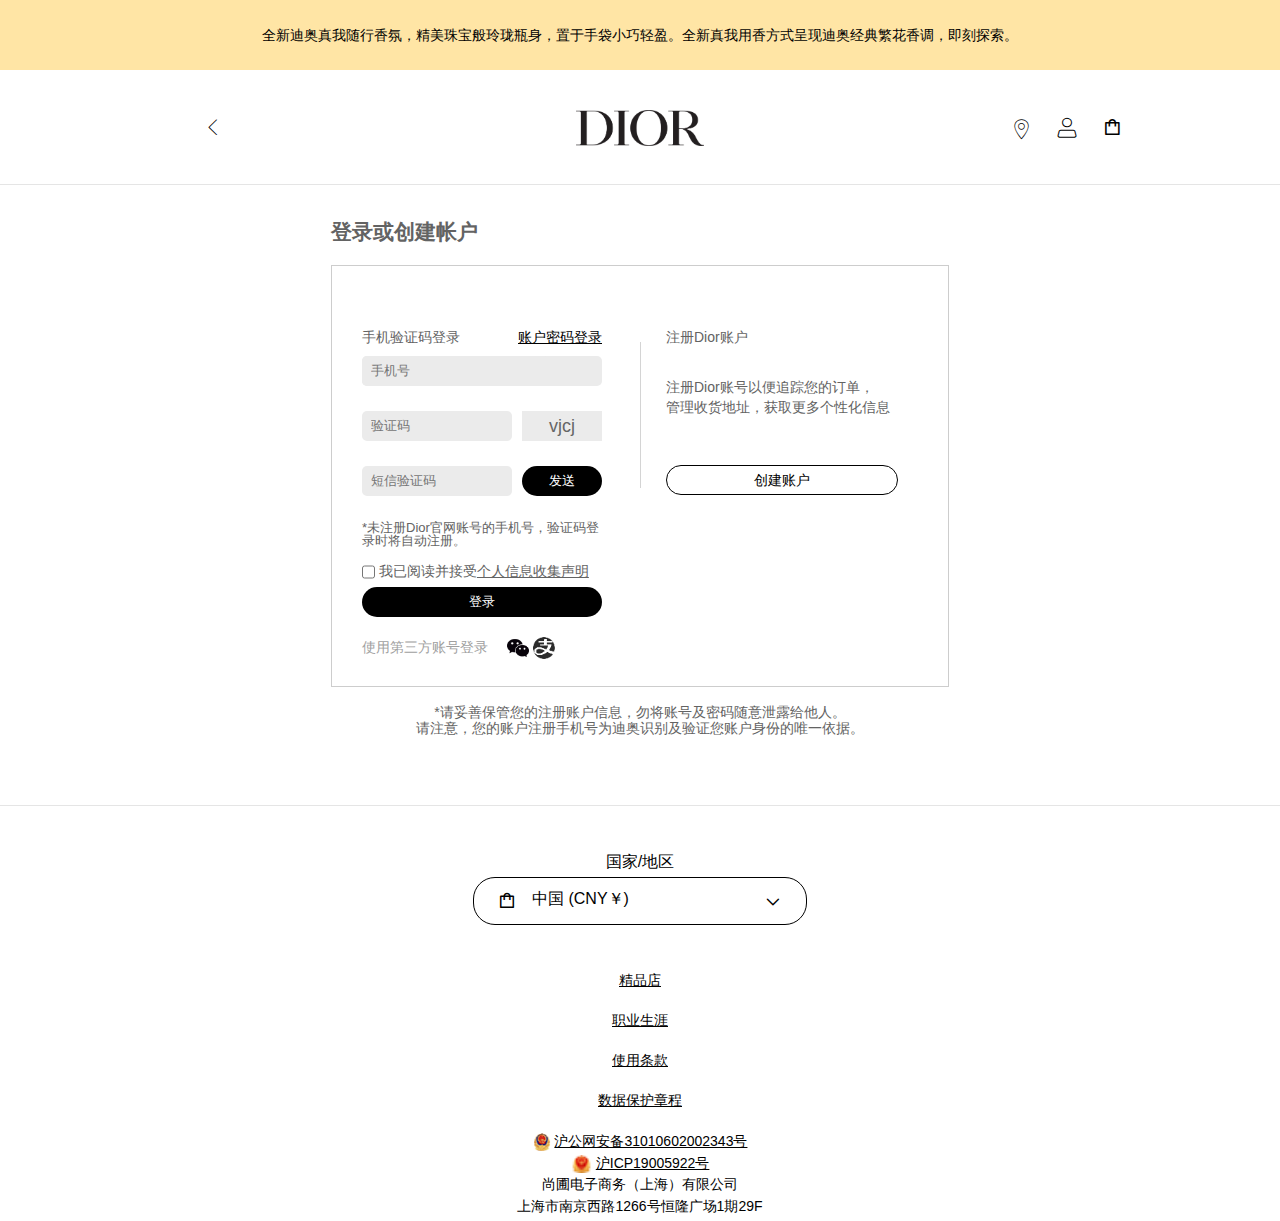
<file: Dior/登录页面/login.html>
<!DOCTYPE html>
<html lang="en">

<head>
    <meta charset="UTF-8">
    <meta name="viewport" content="width=device-width, initial-scale=1.0">
    <meta http-equiv="X-UA-Compatible" content="ie=edge">
    <link rel="icon" href="favicon.ico">
    <link rel="stylesheet" href="./css/base.css">
    <link rel="stylesheet" href="./css/iconfont.css">
    <link rel="stylesheet" href="./css/enter.css">
    <title>客户登录</title>
</head>

<body>
    <!-- 顶部 黄 s -->
    <div class="top">全新迪奥真我随行香氛，精美珠宝般玲珑瓶身，置于手袋小巧轻盈。全新真我用香方式呈现迪奥经典繁花香调，即刻探索。</div>
    <!-- 顶部 黄 e -->

    <!-- title s -->
    <div class="title">
        <ul>
            <li>
                <a href="#">
                    <em class="iconfont">&#xe605;</em>
                </a>
            </li>
            <li>
                <a href="#">
                    <img src="./img/dior.png" alt="">
                </a>
            </li>
            <li>
                <a href="#">
                    <span class="iconfont">&#xe604;</span>
                    <span class="iconfont">&#xe685;</span>
                    <span class="iconfont">&#xe699;</span>
                </a>
            </li>
        </ul>
    </div>
    <!-- title e -->

    <div class="w">
        <!-- middle s -->
        <div class="middle">
            <h2>登录或创建帐户</h2>
            <form action="#" class="clearfix">
                <div class="fl left">
                    <div class="tab clearfix">
                        <span class="phone fl">手机验证码登录</span>
                        <ins class="account fr">账户密码登录</ins>
                    </div>
                    <div class="input-1">
                        <input type="text" placeholder="手机号">
                    </div>
                    <div class="input-2 clearfix">
                        <input type="text" placeholder="验证码" class="fl">
                        <span class="fr">vjcj</span>
                    </div>
                    <div class="input-3 clearfix">
                        <input type="text" placeholder="短信验证码" class="fl">
                        <button class="fr">发送</button>
                    </div>
                    <p>*未注册Dior官网账号的手机号，验证码登录时将自动注册。</p>
                    <div class="check">
                        <a href="#">
                            <input type="checkbox">
                            <span>我已阅读并接受</span><ins>个人信息收集声明</ins>
                        </a>
                    </div>
                    <div>
                        <button class="btn2">登录</button>
                    </div>
                    <div class="wx">
                        <span>使用第三方账号登录</span>
                        <img src="./img/wechat.png">
                        <img src="./img/alipay.png">
                    </div>
                </div>
                <div class="line"></div>
                <div class="fr right">
                    <p class="one">注册Dior账户</p>
                    <p>注册Dior账号以便追踪您的订单，</p>
                    <p>管理收货地址，获取更多个性化信息</p>
                    <div>创建账户</div>
                </div>
            </form>
            <p class="bottom-1">*请妥善保管您的注册账户信息，勿将账号及密码随意泄露给他人。</p>
            <p class="bottom-2">请注意，您的账户注册手机号为迪奥识别及验证您账户身份的唯一依据。</p>
        </div>
        <!-- middle e -->
    </div>

    <!-- footer s -->
    <div class="footer">
        <footer>
            <h3>国家/地区</h3>
            <button class="clearfix">
                <span class="iconfont fl">&#xe699;</span>
                中国 (CNY￥)
                <span class="iconfont fr">&#xe611;</span>
            </button>
            <div class="speak">
                <ul>
                    <li>
                        <h3>Europe</h3>
                        <ul>
                            <li>
                                <a href="#" class="is-ecommerce">Belgique
                                    (EUR€)</a>
                            </li>
                            <li>
                                <a href="#" class="is-ecommerce">België
                                    (EUR€)</a>
                            </li>
                            <li>
                                <a href="#" class="">Deutschland (EUR€)</a>
                            </li>
                            <li>
                                <a href="#" class="">España</a>
                            </li>
                            <li>
                                <a href="#" class="is-ecommerce">France
                                    (EUR€)</a>
                            </li>
                            <li>
                                <a href="#" class="is-ecommerce">Italia
                                    (EUR€)</a>
                            </li>
                            <li>
                                <a href="#" class="">Россия</a>
                            </li>
                            <li>
                                <a href="#" class="is-ecommerce">United
                                    Kingdom (GBP£)</a>
                            </li>
                            <li>
                                <a href="#" class="">Belgium</a>
                            </li>
                            <li>
                                <a href="#" class="is-ecommerce">Netherlands
                                    (EUR€)</a>
                            </li>
                        </ul>
                    </li>
                    <li>
                        <h3>North America</h3>
                        <ul>
                            <li>United States (USD$)</li>
                        </ul>
                    </li>
                    <li>
                        <h3>Asia-Oceania</h3>
                        <ul>
                            <li>
                                <a href="#" class="is-ecommerce">中国 (CNY￥)</a>
                            </li>
                            <li>
                                <a href="#" class="">香港</a>
                            </li>
                            <li>
                                <a href="#" class="">Hong Kong</a>
                            </li>
                            <li>
                                <a href="#" class="is-ecommerce">日本 (JPY￥)</a>
                            </li>
                            <li>
                                <a href="#" class="">한국</a>
                            </li>
                            <li>
                                <a href="#" class="">台灣</a>
                            </li>
                        </ul>
                    </li>
                </ul>
            </div>
            <ul class="foot-check">
                <li>
                    <a href="#"><ins>精品店</ins></a>
                </li>
                <li>
                    <a href="#"><ins>职业生涯</ins></a>
                </li>
                <li>
                    <a href="#"><ins>使用条款</ins></a>
                </li>
                <li>
                    <a href="#"><ins>数据保护章程</ins></a>
                </li>
            </ul>
            <p>
                <img src="./img/icp.png" alt="">
                <ins>沪公网安备31010602002343号</ins>
            </p>
            <p>
                <img src="./img/icp2.png" alt="">
                <ins>沪ICP19005922号</ins>
            </p>
            <p>尚圃电子商务（上海）有限公司</p>
            <p>上海市南京西路1266号恒隆广场1期29F</p>
        </footer>
    </div>

    <!-- footer e -->

</body>

</html>
</file>
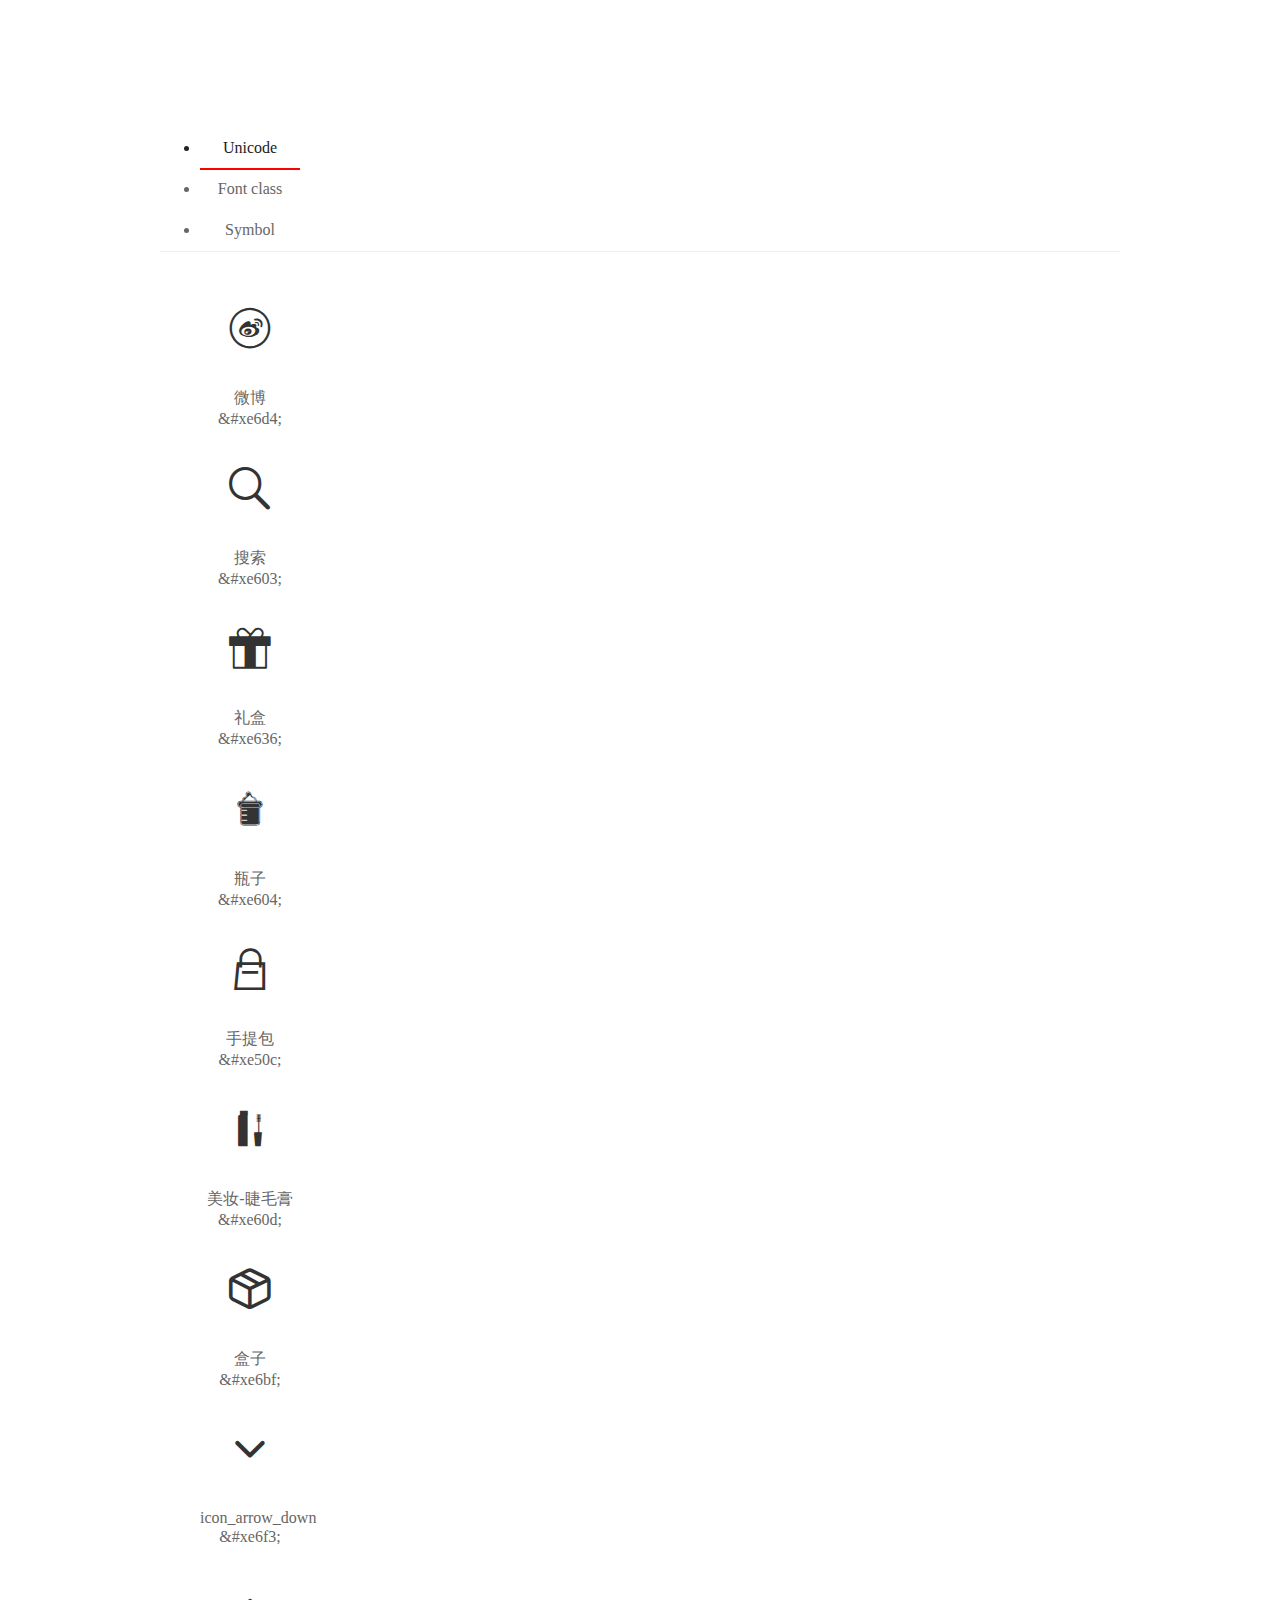
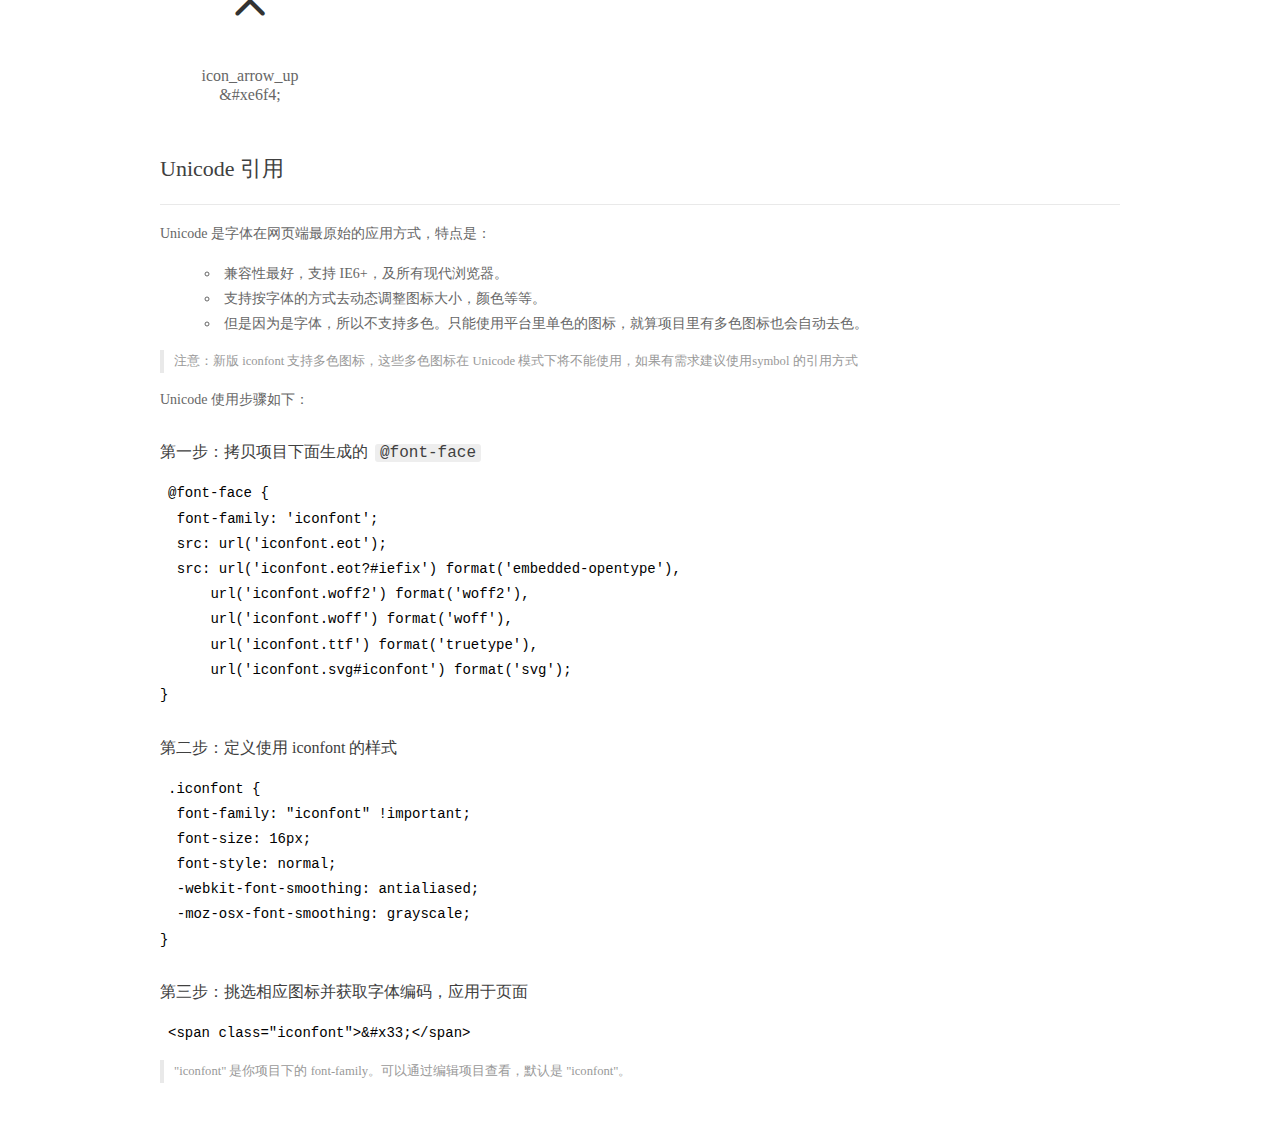
<file: 男士香水/font/demo_index.html>
<!DOCTYPE html>
<html>
<head>
  <meta charset="utf-8"/>
  <title>IconFont Demo</title>
  <link rel="shortcut icon" href="https://gtms04.alicdn.com/tps/i4/TB1_oz6GVXXXXaFXpXXJDFnIXXX-64-64.ico" type="image/x-icon"/>
  <link rel="stylesheet" href="https://g.alicdn.com/thx/cube/1.3.2/cube.min.css">
  <link rel="stylesheet" href="demo.css">
  <link rel="stylesheet" href="iconfont.css">
  <script src="iconfont.js"></script>
  <!-- jQuery -->
  <script src="https://a1.alicdn.com/oss/uploads/2018/12/26/7bfddb60-08e8-11e9-9b04-53e73bb6408b.js"></script>
  <!-- 代码高亮 -->
  <script src="https://a1.alicdn.com/oss/uploads/2018/12/26/a3f714d0-08e6-11e9-8a15-ebf944d7534c.js"></script>
</head>
<body>
  <div class="main">
    <h1 class="logo"><a href="https://www.iconfont.cn/" title="iconfont 首页" target="_blank">&#xe86b;</a></h1>
    <div class="nav-tabs">
      <ul id="tabs" class="dib-box">
        <li class="dib active"><span>Unicode</span></li>
        <li class="dib"><span>Font class</span></li>
        <li class="dib"><span>Symbol</span></li>
      </ul>
      
    </div>
    <div class="tab-container">
      <div class="content unicode" style="display: block;">
          <ul class="icon_lists dib-box">
          
            <li class="dib">
              <span class="icon iconfont">&#xe6d4;</span>
                <div class="name">微博</div>
                <div class="code-name">&amp;#xe6d4;</div>
              </li>
          
            <li class="dib">
              <span class="icon iconfont">&#xe603;</span>
                <div class="name">搜索</div>
                <div class="code-name">&amp;#xe603;</div>
              </li>
          
            <li class="dib">
              <span class="icon iconfont">&#xe636;</span>
                <div class="name">礼盒</div>
                <div class="code-name">&amp;#xe636;</div>
              </li>
          
            <li class="dib">
              <span class="icon iconfont">&#xe604;</span>
                <div class="name">瓶子</div>
                <div class="code-name">&amp;#xe604;</div>
              </li>
          
            <li class="dib">
              <span class="icon iconfont">&#xe50c;</span>
                <div class="name">手提包</div>
                <div class="code-name">&amp;#xe50c;</div>
              </li>
          
            <li class="dib">
              <span class="icon iconfont">&#xe60d;</span>
                <div class="name">美妆-睫毛膏</div>
                <div class="code-name">&amp;#xe60d;</div>
              </li>
          
            <li class="dib">
              <span class="icon iconfont">&#xe6bf;</span>
                <div class="name">盒子</div>
                <div class="code-name">&amp;#xe6bf;</div>
              </li>
          
            <li class="dib">
              <span class="icon iconfont">&#xe6f3;</span>
                <div class="name">icon_arrow_down</div>
                <div class="code-name">&amp;#xe6f3;</div>
              </li>
          
            <li class="dib">
              <span class="icon iconfont">&#xe6f4;</span>
                <div class="name">icon_arrow_up</div>
                <div class="code-name">&amp;#xe6f4;</div>
              </li>
          
          </ul>
          <div class="article markdown">
          <h2 id="unicode-">Unicode 引用</h2>
          <hr>

          <p>Unicode 是字体在网页端最原始的应用方式，特点是：</p>
          <ul>
            <li>兼容性最好，支持 IE6+，及所有现代浏览器。</li>
            <li>支持按字体的方式去动态调整图标大小，颜色等等。</li>
            <li>但是因为是字体，所以不支持多色。只能使用平台里单色的图标，就算项目里有多色图标也会自动去色。</li>
          </ul>
          <blockquote>
            <p>注意：新版 iconfont 支持多色图标，这些多色图标在 Unicode 模式下将不能使用，如果有需求建议使用symbol 的引用方式</p>
          </blockquote>
          <p>Unicode 使用步骤如下：</p>
          <h3 id="-font-face">第一步：拷贝项目下面生成的 <code>@font-face</code></h3>
<pre><code class="language-css"
>@font-face {
  font-family: 'iconfont';
  src: url('iconfont.eot');
  src: url('iconfont.eot?#iefix') format('embedded-opentype'),
      url('iconfont.woff2') format('woff2'),
      url('iconfont.woff') format('woff'),
      url('iconfont.ttf') format('truetype'),
      url('iconfont.svg#iconfont') format('svg');
}
</code></pre>
          <h3 id="-iconfont-">第二步：定义使用 iconfont 的样式</h3>
<pre><code class="language-css"
>.iconfont {
  font-family: "iconfont" !important;
  font-size: 16px;
  font-style: normal;
  -webkit-font-smoothing: antialiased;
  -moz-osx-font-smoothing: grayscale;
}
</code></pre>
          <h3 id="-">第三步：挑选相应图标并获取字体编码，应用于页面</h3>
<pre>
<code class="language-html"
>&lt;span class="iconfont"&gt;&amp;#x33;&lt;/span&gt;
</code></pre>
          <blockquote>
            <p>"iconfont" 是你项目下的 font-family。可以通过编辑项目查看，默认是 "iconfont"。</p>
          </blockquote>
          </div>
      </div>
      <div class="content font-class">
        <ul class="icon_lists dib-box">
          
          <li class="dib">
            <span class="icon iconfont icon-weibo"></span>
            <div class="name">
              微博
            </div>
            <div class="code-name">.icon-weibo
            </div>
          </li>
          
          <li class="dib">
            <span class="icon iconfont icon-sousuo"></span>
            <div class="name">
              搜索
            </div>
            <div class="code-name">.icon-sousuo
            </div>
          </li>
          
          <li class="dib">
            <span class="icon iconfont icon-lihe"></span>
            <div class="name">
              礼盒
            </div>
            <div class="code-name">.icon-lihe
            </div>
          </li>
          
          <li class="dib">
            <span class="icon iconfont icon-pingzi"></span>
            <div class="name">
              瓶子
            </div>
            <div class="code-name">.icon-pingzi
            </div>
          </li>
          
          <li class="dib">
            <span class="icon iconfont icon-shoutibao"></span>
            <div class="name">
              手提包
            </div>
            <div class="code-name">.icon-shoutibao
            </div>
          </li>
          
          <li class="dib">
            <span class="icon iconfont icon-meizhuang-jiemaogao"></span>
            <div class="name">
              美妆-睫毛膏
            </div>
            <div class="code-name">.icon-meizhuang-jiemaogao
            </div>
          </li>
          
          <li class="dib">
            <span class="icon iconfont icon-hezi"></span>
            <div class="name">
              盒子
            </div>
            <div class="code-name">.icon-hezi
            </div>
          </li>
          
          <li class="dib">
            <span class="icon iconfont icon-icon_arrow_down"></span>
            <div class="name">
              icon_arrow_down
            </div>
            <div class="code-name">.icon-icon_arrow_down
            </div>
          </li>
          
          <li class="dib">
            <span class="icon iconfont icon-icon_arrow_up"></span>
            <div class="name">
              icon_arrow_up
            </div>
            <div class="code-name">.icon-icon_arrow_up
            </div>
          </li>
          
        </ul>
        <div class="article markdown">
        <h2 id="font-class-">font-class 引用</h2>
        <hr>

        <p>font-class 是 Unicode 使用方式的一种变种，主要是解决 Unicode 书写不直观，语意不明确的问题。</p>
        <p>与 Unicode 使用方式相比，具有如下特点：</p>
        <ul>
          <li>兼容性良好，支持 IE8+，及所有现代浏览器。</li>
          <li>相比于 Unicode 语意明确，书写更直观。可以很容易分辨这个 icon 是什么。</li>
          <li>因为使用 class 来定义图标，所以当要替换图标时，只需要修改 class 里面的 Unicode 引用。</li>
          <li>不过因为本质上还是使用的字体，所以多色图标还是不支持的。</li>
        </ul>
        <p>使用步骤如下：</p>
        <h3 id="-fontclass-">第一步：引入项目下面生成的 fontclass 代码：</h3>
<pre><code class="language-html">&lt;link rel="stylesheet" href="./iconfont.css"&gt;
</code></pre>
        <h3 id="-">第二步：挑选相应图标并获取类名，应用于页面：</h3>
<pre><code class="language-html">&lt;span class="iconfont icon-xxx"&gt;&lt;/span&gt;
</code></pre>
        <blockquote>
          <p>"
            iconfont" 是你项目下的 font-family。可以通过编辑项目查看，默认是 "iconfont"。</p>
        </blockquote>
      </div>
      </div>
      <div class="content symbol">
          <ul class="icon_lists dib-box">
          
            <li class="dib">
                <svg class="icon svg-icon" aria-hidden="true">
                  <use xlink:href="#icon-weibo"></use>
                </svg>
                <div class="name">微博</div>
                <div class="code-name">#icon-weibo</div>
            </li>
          
            <li class="dib">
                <svg class="icon svg-icon" aria-hidden="true">
                  <use xlink:href="#icon-sousuo"></use>
                </svg>
                <div class="name">搜索</div>
                <div class="code-name">#icon-sousuo</div>
            </li>
          
            <li class="dib">
                <svg class="icon svg-icon" aria-hidden="true">
                  <use xlink:href="#icon-lihe"></use>
                </svg>
                <div class="name">礼盒</div>
                <div class="code-name">#icon-lihe</div>
            </li>
          
            <li class="dib">
                <svg class="icon svg-icon" aria-hidden="true">
                  <use xlink:href="#icon-pingzi"></use>
                </svg>
                <div class="name">瓶子</div>
                <div class="code-name">#icon-pingzi</div>
            </li>
          
            <li class="dib">
                <svg class="icon svg-icon" aria-hidden="true">
                  <use xlink:href="#icon-shoutibao"></use>
                </svg>
                <div class="name">手提包</div>
                <div class="code-name">#icon-shoutibao</div>
            </li>
          
            <li class="dib">
                <svg class="icon svg-icon" aria-hidden="true">
                  <use xlink:href="#icon-meizhuang-jiemaogao"></use>
                </svg>
                <div class="name">美妆-睫毛膏</div>
                <div class="code-name">#icon-meizhuang-jiemaogao</div>
            </li>
          
            <li class="dib">
                <svg class="icon svg-icon" aria-hidden="true">
                  <use xlink:href="#icon-hezi"></use>
                </svg>
                <div class="name">盒子</div>
                <div class="code-name">#icon-hezi</div>
            </li>
          
            <li class="dib">
                <svg class="icon svg-icon" aria-hidden="true">
                  <use xlink:href="#icon-icon_arrow_down"></use>
                </svg>
                <div class="name">icon_arrow_down</div>
                <div class="code-name">#icon-icon_arrow_down</div>
            </li>
          
            <li class="dib">
                <svg class="icon svg-icon" aria-hidden="true">
                  <use xlink:href="#icon-icon_arrow_up"></use>
                </svg>
                <div class="name">icon_arrow_up</div>
                <div class="code-name">#icon-icon_arrow_up</div>
            </li>
          
          </ul>
          <div class="article markdown">
          <h2 id="symbol-">Symbol 引用</h2>
          <hr>

          <p>这是一种全新的使用方式，应该说这才是未来的主流，也是平台目前推荐的用法。相关介绍可以参考这篇<a href="">文章</a>
            这种用法其实是做了一个 SVG 的集合，与另外两种相比具有如下特点：</p>
          <ul>
            <li>支持多色图标了，不再受单色限制。</li>
            <li>通过一些技巧，支持像字体那样，通过 <code>font-size</code>, <code>color</code> 来调整样式。</li>
            <li>兼容性较差，支持 IE9+，及现代浏览器。</li>
            <li>浏览器渲染 SVG 的性能一般，还不如 png。</li>
          </ul>
          <p>使用步骤如下：</p>
          <h3 id="-symbol-">第一步：引入项目下面生成的 symbol 代码：</h3>
<pre><code class="language-html">&lt;script src="./iconfont.js"&gt;&lt;/script&gt;
</code></pre>
          <h3 id="-css-">第二步：加入通用 CSS 代码（引入一次就行）：</h3>
<pre><code class="language-html">&lt;style&gt;
.icon {
  width: 1em;
  height: 1em;
  vertical-align: -0.15em;
  fill: currentColor;
  overflow: hidden;
}
&lt;/style&gt;
</code></pre>
          <h3 id="-">第三步：挑选相应图标并获取类名，应用于页面：</h3>
<pre><code class="language-html">&lt;svg class="icon" aria-hidden="true"&gt;
  &lt;use xlink:href="#icon-xxx"&gt;&lt;/use&gt;
&lt;/svg&gt;
</code></pre>
          </div>
      </div>

    </div>
  </div>
  <script>
  $(document).ready(function () {
      $('.tab-container .content:first').show()

      $('#tabs li').click(function (e) {
        var tabContent = $('.tab-container .content')
        var index = $(this).index()

        if ($(this).hasClass('active')) {
          return
        } else {
          $('#tabs li').removeClass('active')
          $(this).addClass('active')

          tabContent.hide().eq(index).fadeIn()
        }
      })
    })
  </script>
</body>
</html>
</file>
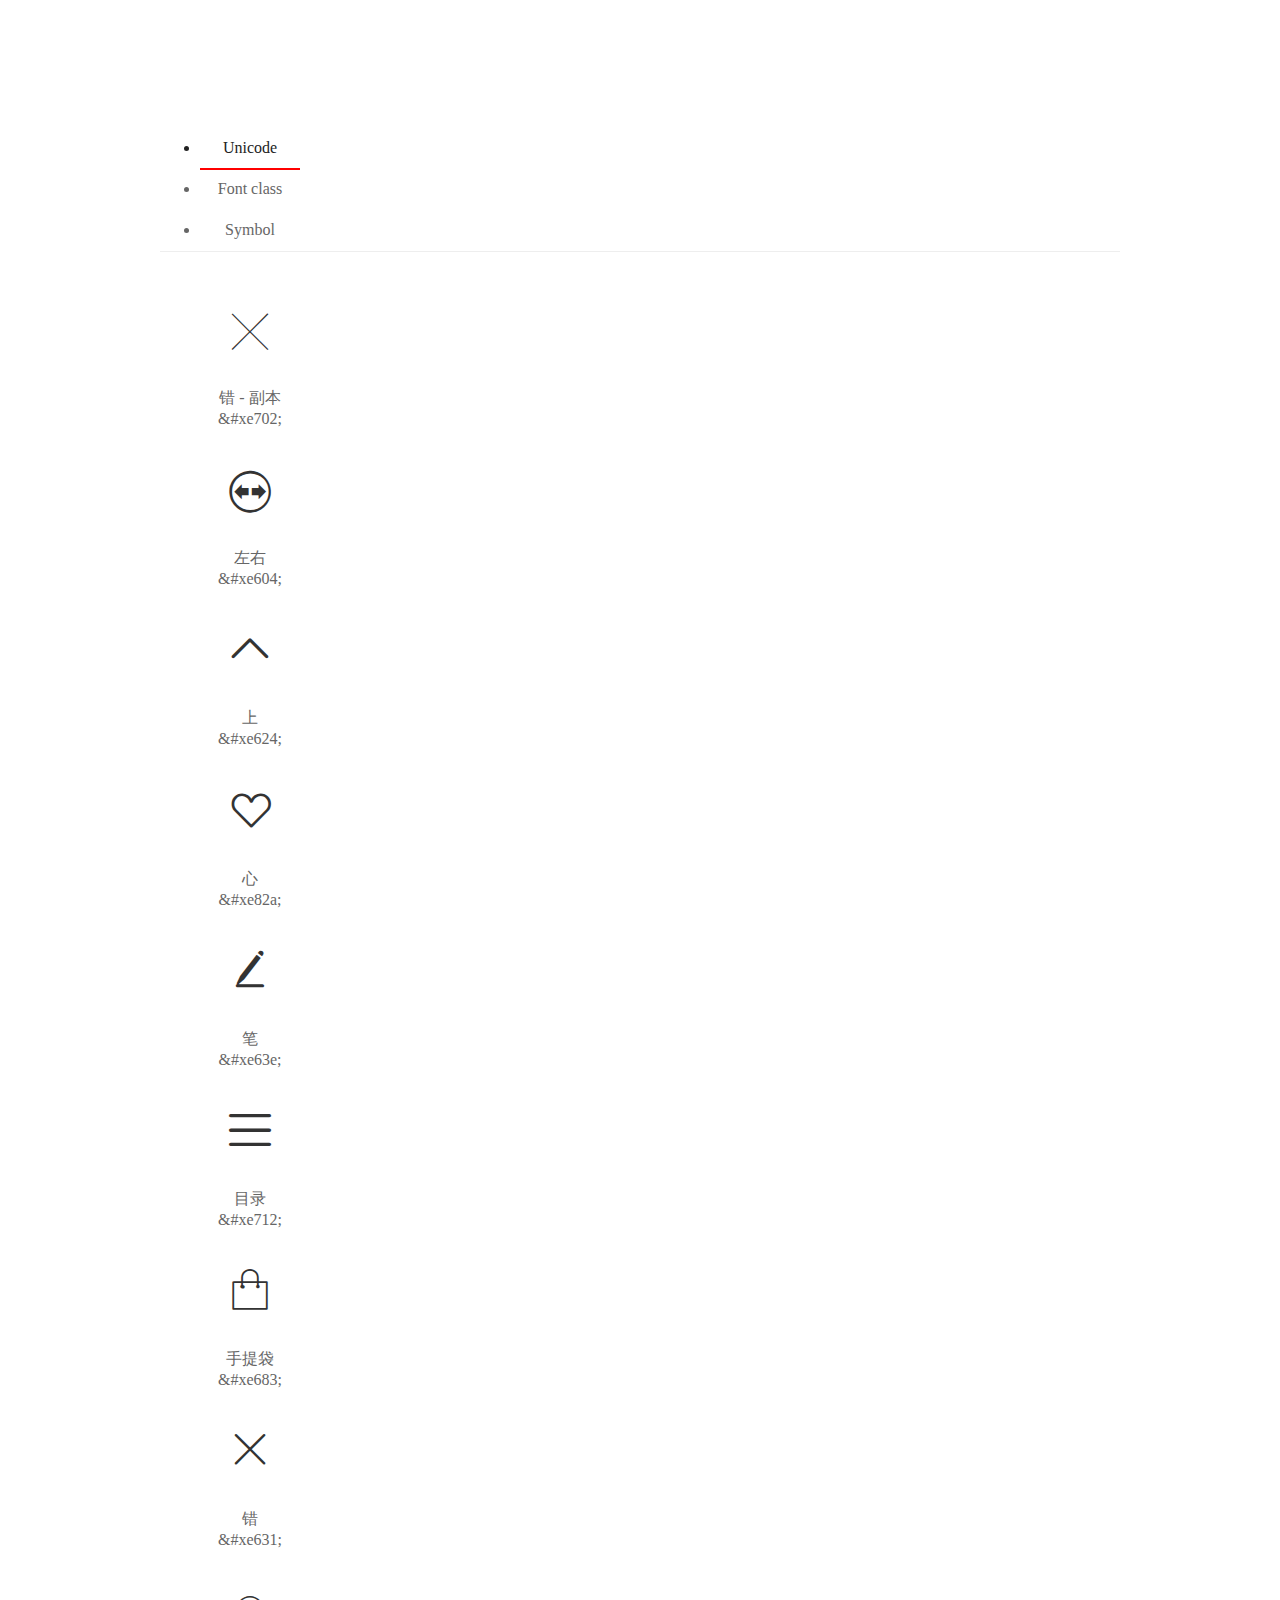
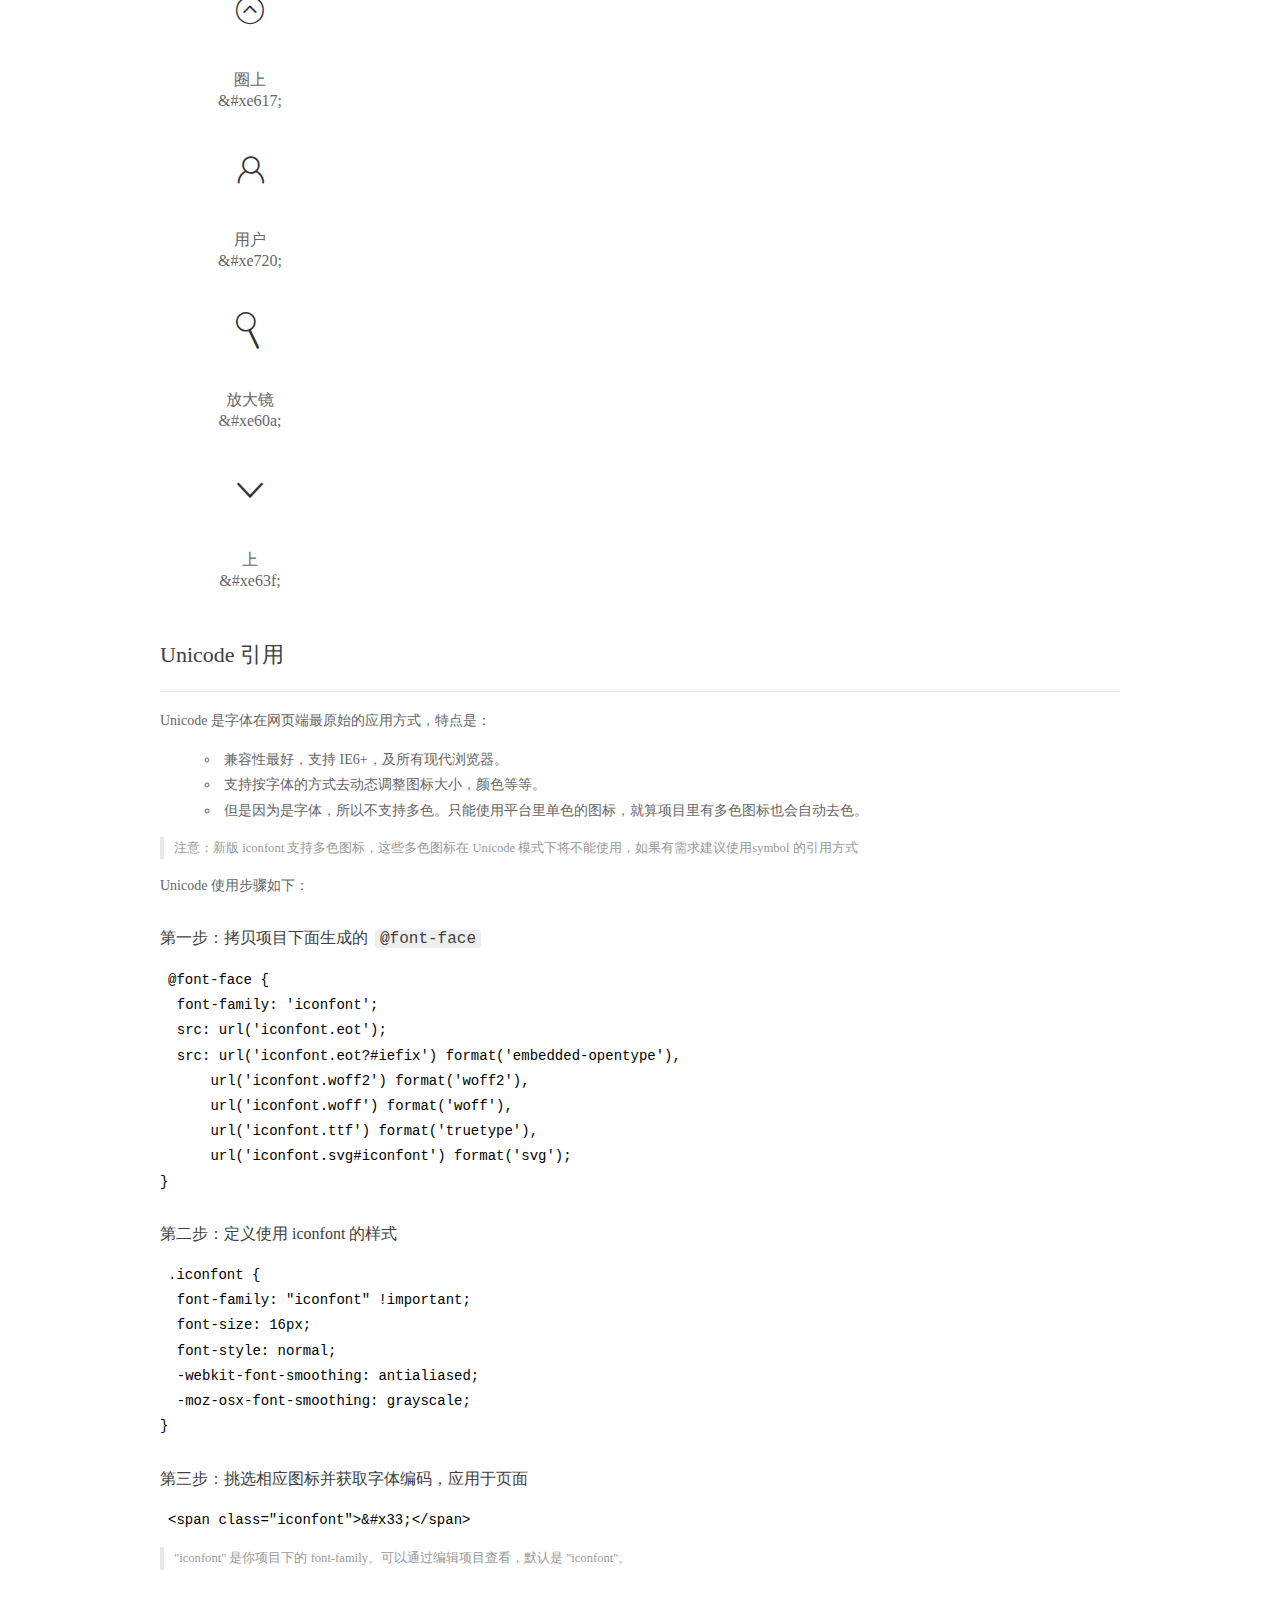
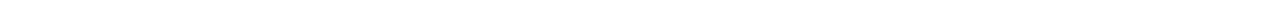
<file: 男士香水/iconfon/demo_index.html>
<!DOCTYPE html>
<html>
<head>
  <meta charset="utf-8"/>
  <title>IconFont Demo</title>
  <link rel="shortcut icon" href="https://gtms04.alicdn.com/tps/i4/TB1_oz6GVXXXXaFXpXXJDFnIXXX-64-64.ico" type="image/x-icon"/>
  <link rel="stylesheet" href="https://g.alicdn.com/thx/cube/1.3.2/cube.min.css">
  <link rel="stylesheet" href="demo.css">
  <link rel="stylesheet" href="iconfont.css">
  <script src="iconfont.js"></script>
  <!-- jQuery -->
  <script src="https://a1.alicdn.com/oss/uploads/2018/12/26/7bfddb60-08e8-11e9-9b04-53e73bb6408b.js"></script>
  <!-- 代码高亮 -->
  <script src="https://a1.alicdn.com/oss/uploads/2018/12/26/a3f714d0-08e6-11e9-8a15-ebf944d7534c.js"></script>
</head>
<body>
  <div class="main">
    <h1 class="logo"><a href="https://www.iconfont.cn/" title="iconfont 首页" target="_blank">&#xe86b;</a></h1>
    <div class="nav-tabs">
      <ul id="tabs" class="dib-box">
        <li class="dib active"><span>Unicode</span></li>
        <li class="dib"><span>Font class</span></li>
        <li class="dib"><span>Symbol</span></li>
      </ul>
      
    </div>
    <div class="tab-container">
      <div class="content unicode" style="display: block;">
          <ul class="icon_lists dib-box">
          
            <li class="dib">
              <span class="icon iconfont">&#xe702;</span>
                <div class="name">错 - 副本</div>
                <div class="code-name">&amp;#xe702;</div>
              </li>
          
            <li class="dib">
              <span class="icon iconfont">&#xe604;</span>
                <div class="name">左右</div>
                <div class="code-name">&amp;#xe604;</div>
              </li>
          
            <li class="dib">
              <span class="icon iconfont">&#xe624;</span>
                <div class="name">上</div>
                <div class="code-name">&amp;#xe624;</div>
              </li>
          
            <li class="dib">
              <span class="icon iconfont">&#xe82a;</span>
                <div class="name">心</div>
                <div class="code-name">&amp;#xe82a;</div>
              </li>
          
            <li class="dib">
              <span class="icon iconfont">&#xe63e;</span>
                <div class="name">笔</div>
                <div class="code-name">&amp;#xe63e;</div>
              </li>
          
            <li class="dib">
              <span class="icon iconfont">&#xe712;</span>
                <div class="name">目录</div>
                <div class="code-name">&amp;#xe712;</div>
              </li>
          
            <li class="dib">
              <span class="icon iconfont">&#xe683;</span>
                <div class="name">手提袋</div>
                <div class="code-name">&amp;#xe683;</div>
              </li>
          
            <li class="dib">
              <span class="icon iconfont">&#xe631;</span>
                <div class="name">错</div>
                <div class="code-name">&amp;#xe631;</div>
              </li>
          
            <li class="dib">
              <span class="icon iconfont">&#xe617;</span>
                <div class="name">圈上</div>
                <div class="code-name">&amp;#xe617;</div>
              </li>
          
            <li class="dib">
              <span class="icon iconfont">&#xe720;</span>
                <div class="name">用户</div>
                <div class="code-name">&amp;#xe720;</div>
              </li>
          
            <li class="dib">
              <span class="icon iconfont">&#xe60a;</span>
                <div class="name">放大镜</div>
                <div class="code-name">&amp;#xe60a;</div>
              </li>
          
            <li class="dib">
              <span class="icon iconfont">&#xe63f;</span>
                <div class="name">上</div>
                <div class="code-name">&amp;#xe63f;</div>
              </li>
          
          </ul>
          <div class="article markdown">
          <h2 id="unicode-">Unicode 引用</h2>
          <hr>

          <p>Unicode 是字体在网页端最原始的应用方式，特点是：</p>
          <ul>
            <li>兼容性最好，支持 IE6+，及所有现代浏览器。</li>
            <li>支持按字体的方式去动态调整图标大小，颜色等等。</li>
            <li>但是因为是字体，所以不支持多色。只能使用平台里单色的图标，就算项目里有多色图标也会自动去色。</li>
          </ul>
          <blockquote>
            <p>注意：新版 iconfont 支持多色图标，这些多色图标在 Unicode 模式下将不能使用，如果有需求建议使用symbol 的引用方式</p>
          </blockquote>
          <p>Unicode 使用步骤如下：</p>
          <h3 id="-font-face">第一步：拷贝项目下面生成的 <code>@font-face</code></h3>
<pre><code class="language-css"
>@font-face {
  font-family: 'iconfont';
  src: url('iconfont.eot');
  src: url('iconfont.eot?#iefix') format('embedded-opentype'),
      url('iconfont.woff2') format('woff2'),
      url('iconfont.woff') format('woff'),
      url('iconfont.ttf') format('truetype'),
      url('iconfont.svg#iconfont') format('svg');
}
</code></pre>
          <h3 id="-iconfont-">第二步：定义使用 iconfont 的样式</h3>
<pre><code class="language-css"
>.iconfont {
  font-family: "iconfont" !important;
  font-size: 16px;
  font-style: normal;
  -webkit-font-smoothing: antialiased;
  -moz-osx-font-smoothing: grayscale;
}
</code></pre>
          <h3 id="-">第三步：挑选相应图标并获取字体编码，应用于页面</h3>
<pre>
<code class="language-html"
>&lt;span class="iconfont"&gt;&amp;#x33;&lt;/span&gt;
</code></pre>
          <blockquote>
            <p>"iconfont" 是你项目下的 font-family。可以通过编辑项目查看，默认是 "iconfont"。</p>
          </blockquote>
          </div>
      </div>
      <div class="content font-class">
        <ul class="icon_lists dib-box">
          
          <li class="dib">
            <span class="icon iconfont icon-cuofuben"></span>
            <div class="name">
              错 - 副本
            </div>
            <div class="code-name">.icon-cuofuben
            </div>
          </li>
          
          <li class="dib">
            <span class="icon iconfont icon-zuoyou"></span>
            <div class="name">
              左右
            </div>
            <div class="code-name">.icon-zuoyou
            </div>
          </li>
          
          <li class="dib">
            <span class="icon iconfont icon-shang"></span>
            <div class="name">
              上
            </div>
            <div class="code-name">.icon-shang
            </div>
          </li>
          
          <li class="dib">
            <span class="icon iconfont icon-xin"></span>
            <div class="name">
              心
            </div>
            <div class="code-name">.icon-xin
            </div>
          </li>
          
          <li class="dib">
            <span class="icon iconfont icon-bi"></span>
            <div class="name">
              笔
            </div>
            <div class="code-name">.icon-bi
            </div>
          </li>
          
          <li class="dib">
            <span class="icon iconfont icon-mulu"></span>
            <div class="name">
              目录
            </div>
            <div class="code-name">.icon-mulu
            </div>
          </li>
          
          <li class="dib">
            <span class="icon iconfont icon-shoutidai"></span>
            <div class="name">
              手提袋
            </div>
            <div class="code-name">.icon-shoutidai
            </div>
          </li>
          
          <li class="dib">
            <span class="icon iconfont icon-cuo"></span>
            <div class="name">
              错
            </div>
            <div class="code-name">.icon-cuo
            </div>
          </li>
          
          <li class="dib">
            <span class="icon iconfont icon-quanshang"></span>
            <div class="name">
              圈上
            </div>
            <div class="code-name">.icon-quanshang
            </div>
          </li>
          
          <li class="dib">
            <span class="icon iconfont icon-yonghu"></span>
            <div class="name">
              用户
            </div>
            <div class="code-name">.icon-yonghu
            </div>
          </li>
          
          <li class="dib">
            <span class="icon iconfont icon-fangdajing"></span>
            <div class="name">
              放大镜
            </div>
            <div class="code-name">.icon-fangdajing
            </div>
          </li>
          
          <li class="dib">
            <span class="icon iconfont icon-shang1"></span>
            <div class="name">
              上
            </div>
            <div class="code-name">.icon-shang1
            </div>
          </li>
          
        </ul>
        <div class="article markdown">
        <h2 id="font-class-">font-class 引用</h2>
        <hr>

        <p>font-class 是 Unicode 使用方式的一种变种，主要是解决 Unicode 书写不直观，语意不明确的问题。</p>
        <p>与 Unicode 使用方式相比，具有如下特点：</p>
        <ul>
          <li>兼容性良好，支持 IE8+，及所有现代浏览器。</li>
          <li>相比于 Unicode 语意明确，书写更直观。可以很容易分辨这个 icon 是什么。</li>
          <li>因为使用 class 来定义图标，所以当要替换图标时，只需要修改 class 里面的 Unicode 引用。</li>
          <li>不过因为本质上还是使用的字体，所以多色图标还是不支持的。</li>
        </ul>
        <p>使用步骤如下：</p>
        <h3 id="-fontclass-">第一步：引入项目下面生成的 fontclass 代码：</h3>
<pre><code class="language-html">&lt;link rel="stylesheet" href="./iconfont.css"&gt;
</code></pre>
        <h3 id="-">第二步：挑选相应图标并获取类名，应用于页面：</h3>
<pre><code class="language-html">&lt;span class="iconfont icon-xxx"&gt;&lt;/span&gt;
</code></pre>
        <blockquote>
          <p>"
            iconfont" 是你项目下的 font-family。可以通过编辑项目查看，默认是 "iconfont"。</p>
        </blockquote>
      </div>
      </div>
      <div class="content symbol">
          <ul class="icon_lists dib-box">
          
            <li class="dib">
                <svg class="icon svg-icon" aria-hidden="true">
                  <use xlink:href="#icon-cuofuben"></use>
                </svg>
                <div class="name">错 - 副本</div>
                <div class="code-name">#icon-cuofuben</div>
            </li>
          
            <li class="dib">
                <svg class="icon svg-icon" aria-hidden="true">
                  <use xlink:href="#icon-zuoyou"></use>
                </svg>
                <div class="name">左右</div>
                <div class="code-name">#icon-zuoyou</div>
            </li>
          
            <li class="dib">
                <svg class="icon svg-icon" aria-hidden="true">
                  <use xlink:href="#icon-shang"></use>
                </svg>
                <div class="name">上</div>
                <div class="code-name">#icon-shang</div>
            </li>
          
            <li class="dib">
                <svg class="icon svg-icon" aria-hidden="true">
                  <use xlink:href="#icon-xin"></use>
                </svg>
                <div class="name">心</div>
                <div class="code-name">#icon-xin</div>
            </li>
          
            <li class="dib">
                <svg class="icon svg-icon" aria-hidden="true">
                  <use xlink:href="#icon-bi"></use>
                </svg>
                <div class="name">笔</div>
                <div class="code-name">#icon-bi</div>
            </li>
          
            <li class="dib">
                <svg class="icon svg-icon" aria-hidden="true">
                  <use xlink:href="#icon-mulu"></use>
                </svg>
                <div class="name">目录</div>
                <div class="code-name">#icon-mulu</div>
            </li>
          
            <li class="dib">
                <svg class="icon svg-icon" aria-hidden="true">
                  <use xlink:href="#icon-shoutidai"></use>
                </svg>
                <div class="name">手提袋</div>
                <div class="code-name">#icon-shoutidai</div>
            </li>
          
            <li class="dib">
                <svg class="icon svg-icon" aria-hidden="true">
                  <use xlink:href="#icon-cuo"></use>
                </svg>
                <div class="name">错</div>
                <div class="code-name">#icon-cuo</div>
            </li>
          
            <li class="dib">
                <svg class="icon svg-icon" aria-hidden="true">
                  <use xlink:href="#icon-quanshang"></use>
                </svg>
                <div class="name">圈上</div>
                <div class="code-name">#icon-quanshang</div>
            </li>
          
            <li class="dib">
                <svg class="icon svg-icon" aria-hidden="true">
                  <use xlink:href="#icon-yonghu"></use>
                </svg>
                <div class="name">用户</div>
                <div class="code-name">#icon-yonghu</div>
            </li>
          
            <li class="dib">
                <svg class="icon svg-icon" aria-hidden="true">
                  <use xlink:href="#icon-fangdajing"></use>
                </svg>
                <div class="name">放大镜</div>
                <div class="code-name">#icon-fangdajing</div>
            </li>
          
            <li class="dib">
                <svg class="icon svg-icon" aria-hidden="true">
                  <use xlink:href="#icon-shang1"></use>
                </svg>
                <div class="name">上</div>
                <div class="code-name">#icon-shang1</div>
            </li>
          
          </ul>
          <div class="article markdown">
          <h2 id="symbol-">Symbol 引用</h2>
          <hr>

          <p>这是一种全新的使用方式，应该说这才是未来的主流，也是平台目前推荐的用法。相关介绍可以参考这篇<a href="">文章</a>
            这种用法其实是做了一个 SVG 的集合，与另外两种相比具有如下特点：</p>
          <ul>
            <li>支持多色图标了，不再受单色限制。</li>
            <li>通过一些技巧，支持像字体那样，通过 <code>font-size</code>, <code>color</code> 来调整样式。</li>
            <li>兼容性较差，支持 IE9+，及现代浏览器。</li>
            <li>浏览器渲染 SVG 的性能一般，还不如 png。</li>
          </ul>
          <p>使用步骤如下：</p>
          <h3 id="-symbol-">第一步：引入项目下面生成的 symbol 代码：</h3>
<pre><code class="language-html">&lt;script src="./iconfont.js"&gt;&lt;/script&gt;
</code></pre>
          <h3 id="-css-">第二步：加入通用 CSS 代码（引入一次就行）：</h3>
<pre><code class="language-html">&lt;style&gt;
.icon {
  width: 1em;
  height: 1em;
  vertical-align: -0.15em;
  fill: currentColor;
  overflow: hidden;
}
&lt;/style&gt;
</code></pre>
          <h3 id="-">第三步：挑选相应图标并获取类名，应用于页面：</h3>
<pre><code class="language-html">&lt;svg class="icon" aria-hidden="true"&gt;
  &lt;use xlink:href="#icon-xxx"&gt;&lt;/use&gt;
&lt;/svg&gt;
</code></pre>
          </div>
      </div>

    </div>
  </div>
  <script>
  $(document).ready(function () {
      $('.tab-container .content:first').show()

      $('#tabs li').click(function (e) {
        var tabContent = $('.tab-container .content')
        var index = $(this).index()

        if ($(this).hasClass('active')) {
          return
        } else {
          $('#tabs li').removeClass('active')
          $(this).addClass('active')

          tabContent.hide().eq(index).fadeIn()
        }
      })
    })
  </script>
</body>
</html>
</file>
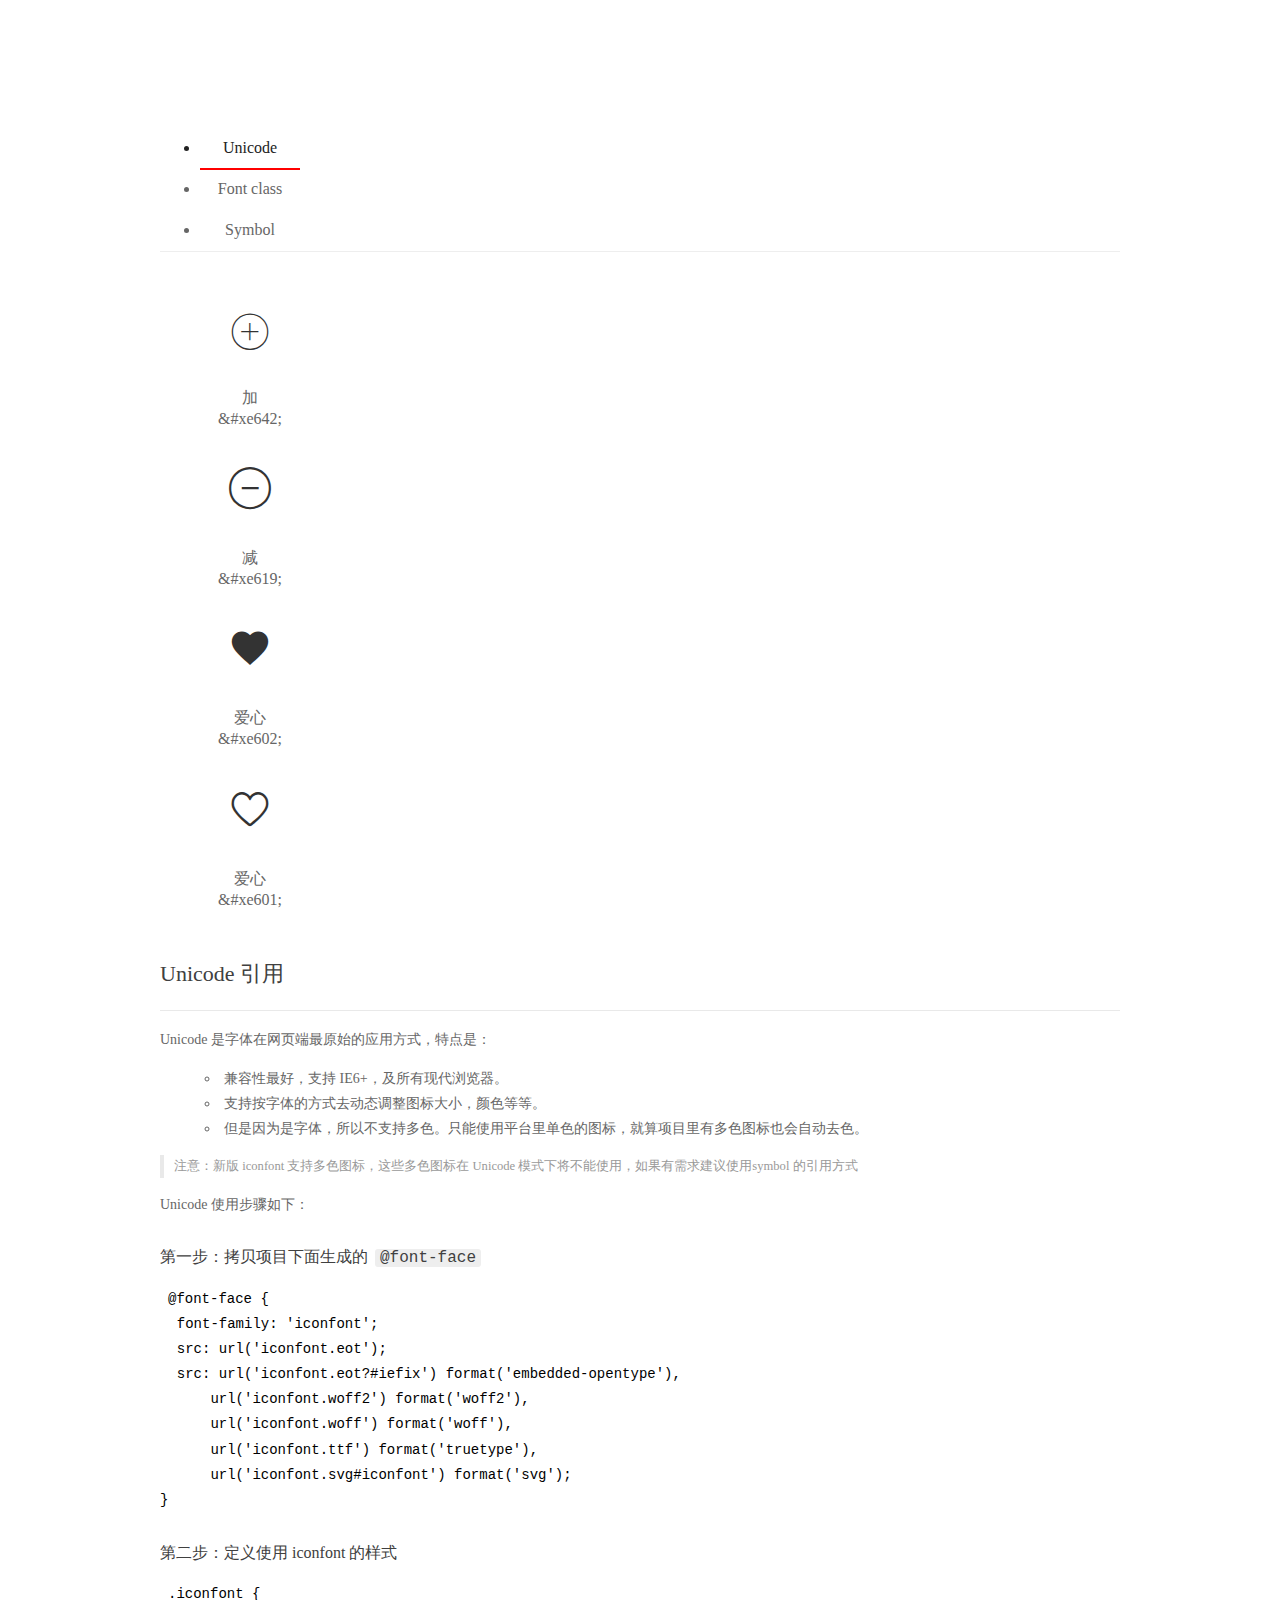
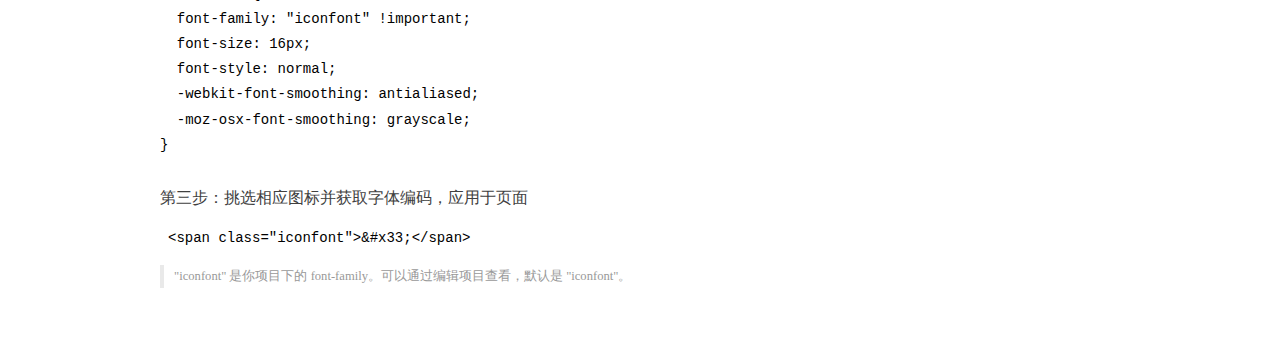
<file: 男士香水/iconfont/demo_index.html>
<!DOCTYPE html>
<html>
<head>
  <meta charset="utf-8"/>
  <title>IconFont Demo</title>
  <link rel="shortcut icon" href="https://gtms04.alicdn.com/tps/i4/TB1_oz6GVXXXXaFXpXXJDFnIXXX-64-64.ico" type="image/x-icon"/>
  <link rel="stylesheet" href="https://g.alicdn.com/thx/cube/1.3.2/cube.min.css">
  <link rel="stylesheet" href="demo.css">
  <link rel="stylesheet" href="iconfont.css">
  <script src="iconfont.js"></script>
  <!-- jQuery -->
  <script src="https://a1.alicdn.com/oss/uploads/2018/12/26/7bfddb60-08e8-11e9-9b04-53e73bb6408b.js"></script>
  <!-- 代码高亮 -->
  <script src="https://a1.alicdn.com/oss/uploads/2018/12/26/a3f714d0-08e6-11e9-8a15-ebf944d7534c.js"></script>
</head>
<body>
  <div class="main">
    <h1 class="logo"><a href="https://www.iconfont.cn/" title="iconfont 首页" target="_blank">&#xe86b;</a></h1>
    <div class="nav-tabs">
      <ul id="tabs" class="dib-box">
        <li class="dib active"><span>Unicode</span></li>
        <li class="dib"><span>Font class</span></li>
        <li class="dib"><span>Symbol</span></li>
      </ul>
      
    </div>
    <div class="tab-container">
      <div class="content unicode" style="display: block;">
          <ul class="icon_lists dib-box">
          
            <li class="dib">
              <span class="icon iconfont">&#xe642;</span>
                <div class="name">加</div>
                <div class="code-name">&amp;#xe642;</div>
              </li>
          
            <li class="dib">
              <span class="icon iconfont">&#xe619;</span>
                <div class="name">减</div>
                <div class="code-name">&amp;#xe619;</div>
              </li>
          
            <li class="dib">
              <span class="icon iconfont">&#xe602;</span>
                <div class="name">爱心</div>
                <div class="code-name">&amp;#xe602;</div>
              </li>
          
            <li class="dib">
              <span class="icon iconfont">&#xe601;</span>
                <div class="name">爱心</div>
                <div class="code-name">&amp;#xe601;</div>
              </li>
          
          </ul>
          <div class="article markdown">
          <h2 id="unicode-">Unicode 引用</h2>
          <hr>

          <p>Unicode 是字体在网页端最原始的应用方式，特点是：</p>
          <ul>
            <li>兼容性最好，支持 IE6+，及所有现代浏览器。</li>
            <li>支持按字体的方式去动态调整图标大小，颜色等等。</li>
            <li>但是因为是字体，所以不支持多色。只能使用平台里单色的图标，就算项目里有多色图标也会自动去色。</li>
          </ul>
          <blockquote>
            <p>注意：新版 iconfont 支持多色图标，这些多色图标在 Unicode 模式下将不能使用，如果有需求建议使用symbol 的引用方式</p>
          </blockquote>
          <p>Unicode 使用步骤如下：</p>
          <h3 id="-font-face">第一步：拷贝项目下面生成的 <code>@font-face</code></h3>
<pre><code class="language-css"
>@font-face {
  font-family: 'iconfont';
  src: url('iconfont.eot');
  src: url('iconfont.eot?#iefix') format('embedded-opentype'),
      url('iconfont.woff2') format('woff2'),
      url('iconfont.woff') format('woff'),
      url('iconfont.ttf') format('truetype'),
      url('iconfont.svg#iconfont') format('svg');
}
</code></pre>
          <h3 id="-iconfont-">第二步：定义使用 iconfont 的样式</h3>
<pre><code class="language-css"
>.iconfont {
  font-family: "iconfont" !important;
  font-size: 16px;
  font-style: normal;
  -webkit-font-smoothing: antialiased;
  -moz-osx-font-smoothing: grayscale;
}
</code></pre>
          <h3 id="-">第三步：挑选相应图标并获取字体编码，应用于页面</h3>
<pre>
<code class="language-html"
>&lt;span class="iconfont"&gt;&amp;#x33;&lt;/span&gt;
</code></pre>
          <blockquote>
            <p>"iconfont" 是你项目下的 font-family。可以通过编辑项目查看，默认是 "iconfont"。</p>
          </blockquote>
          </div>
      </div>
      <div class="content font-class">
        <ul class="icon_lists dib-box">
          
          <li class="dib">
            <span class="icon iconfont icon-54"></span>
            <div class="name">
              加
            </div>
            <div class="code-name">.icon-54
            </div>
          </li>
          
          <li class="dib">
            <span class="icon iconfont icon-jian"></span>
            <div class="name">
              减
            </div>
            <div class="code-name">.icon-jian
            </div>
          </li>
          
          <li class="dib">
            <span class="icon iconfont icon-aixin"></span>
            <div class="name">
              爱心
            </div>
            <div class="code-name">.icon-aixin
            </div>
          </li>
          
          <li class="dib">
            <span class="icon iconfont icon-aixin1"></span>
            <div class="name">
              爱心
            </div>
            <div class="code-name">.icon-aixin1
            </div>
          </li>
          
        </ul>
        <div class="article markdown">
        <h2 id="font-class-">font-class 引用</h2>
        <hr>

        <p>font-class 是 Unicode 使用方式的一种变种，主要是解决 Unicode 书写不直观，语意不明确的问题。</p>
        <p>与 Unicode 使用方式相比，具有如下特点：</p>
        <ul>
          <li>兼容性良好，支持 IE8+，及所有现代浏览器。</li>
          <li>相比于 Unicode 语意明确，书写更直观。可以很容易分辨这个 icon 是什么。</li>
          <li>因为使用 class 来定义图标，所以当要替换图标时，只需要修改 class 里面的 Unicode 引用。</li>
          <li>不过因为本质上还是使用的字体，所以多色图标还是不支持的。</li>
        </ul>
        <p>使用步骤如下：</p>
        <h3 id="-fontclass-">第一步：引入项目下面生成的 fontclass 代码：</h3>
<pre><code class="language-html">&lt;link rel="stylesheet" href="./iconfont.css"&gt;
</code></pre>
        <h3 id="-">第二步：挑选相应图标并获取类名，应用于页面：</h3>
<pre><code class="language-html">&lt;span class="iconfont icon-xxx"&gt;&lt;/span&gt;
</code></pre>
        <blockquote>
          <p>"
            iconfont" 是你项目下的 font-family。可以通过编辑项目查看，默认是 "iconfont"。</p>
        </blockquote>
      </div>
      </div>
      <div class="content symbol">
          <ul class="icon_lists dib-box">
          
            <li class="dib">
                <svg class="icon svg-icon" aria-hidden="true">
                  <use xlink:href="#icon-54"></use>
                </svg>
                <div class="name">加</div>
                <div class="code-name">#icon-54</div>
            </li>
          
            <li class="dib">
                <svg class="icon svg-icon" aria-hidden="true">
                  <use xlink:href="#icon-jian"></use>
                </svg>
                <div class="name">减</div>
                <div class="code-name">#icon-jian</div>
            </li>
          
            <li class="dib">
                <svg class="icon svg-icon" aria-hidden="true">
                  <use xlink:href="#icon-aixin"></use>
                </svg>
                <div class="name">爱心</div>
                <div class="code-name">#icon-aixin</div>
            </li>
          
            <li class="dib">
                <svg class="icon svg-icon" aria-hidden="true">
                  <use xlink:href="#icon-aixin1"></use>
                </svg>
                <div class="name">爱心</div>
                <div class="code-name">#icon-aixin1</div>
            </li>
          
          </ul>
          <div class="article markdown">
          <h2 id="symbol-">Symbol 引用</h2>
          <hr>

          <p>这是一种全新的使用方式，应该说这才是未来的主流，也是平台目前推荐的用法。相关介绍可以参考这篇<a href="">文章</a>
            这种用法其实是做了一个 SVG 的集合，与另外两种相比具有如下特点：</p>
          <ul>
            <li>支持多色图标了，不再受单色限制。</li>
            <li>通过一些技巧，支持像字体那样，通过 <code>font-size</code>, <code>color</code> 来调整样式。</li>
            <li>兼容性较差，支持 IE9+，及现代浏览器。</li>
            <li>浏览器渲染 SVG 的性能一般，还不如 png。</li>
          </ul>
          <p>使用步骤如下：</p>
          <h3 id="-symbol-">第一步：引入项目下面生成的 symbol 代码：</h3>
<pre><code class="language-html">&lt;script src="./iconfont.js"&gt;&lt;/script&gt;
</code></pre>
          <h3 id="-css-">第二步：加入通用 CSS 代码（引入一次就行）：</h3>
<pre><code class="language-html">&lt;style&gt;
.icon {
  width: 1em;
  height: 1em;
  vertical-align: -0.15em;
  fill: currentColor;
  overflow: hidden;
}
&lt;/style&gt;
</code></pre>
          <h3 id="-">第三步：挑选相应图标并获取类名，应用于页面：</h3>
<pre><code class="language-html">&lt;svg class="icon" aria-hidden="true"&gt;
  &lt;use xlink:href="#icon-xxx"&gt;&lt;/use&gt;
&lt;/svg&gt;
</code></pre>
          </div>
      </div>

    </div>
  </div>
  <script>
  $(document).ready(function () {
      $('.tab-container .content:first').show()

      $('#tabs li').click(function (e) {
        var tabContent = $('.tab-container .content')
        var index = $(this).index()

        if ($(this).hasClass('active')) {
          return
        } else {
          $('#tabs li').removeClass('active')
          $(this).addClass('active')

          tabContent.hide().eq(index).fadeIn()
        }
      })
    })
  </script>
</body>
</html>
</file>
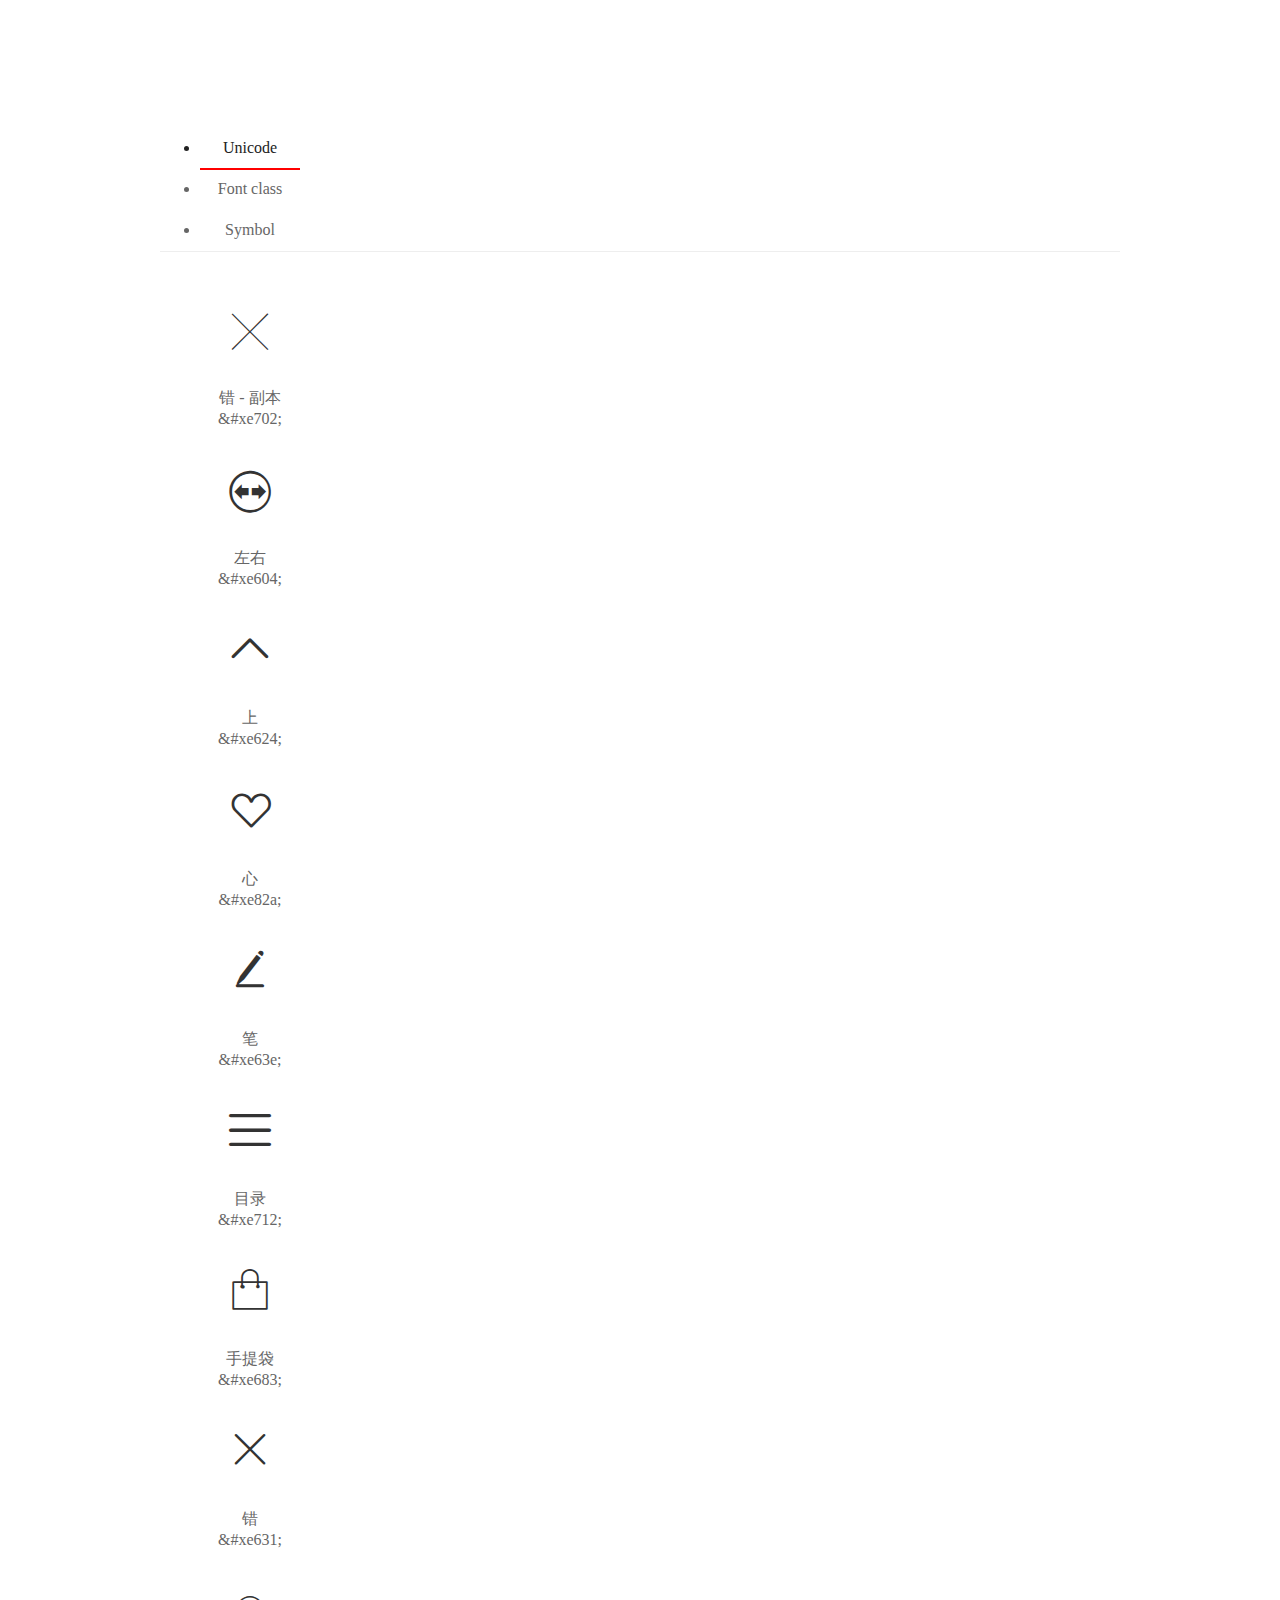
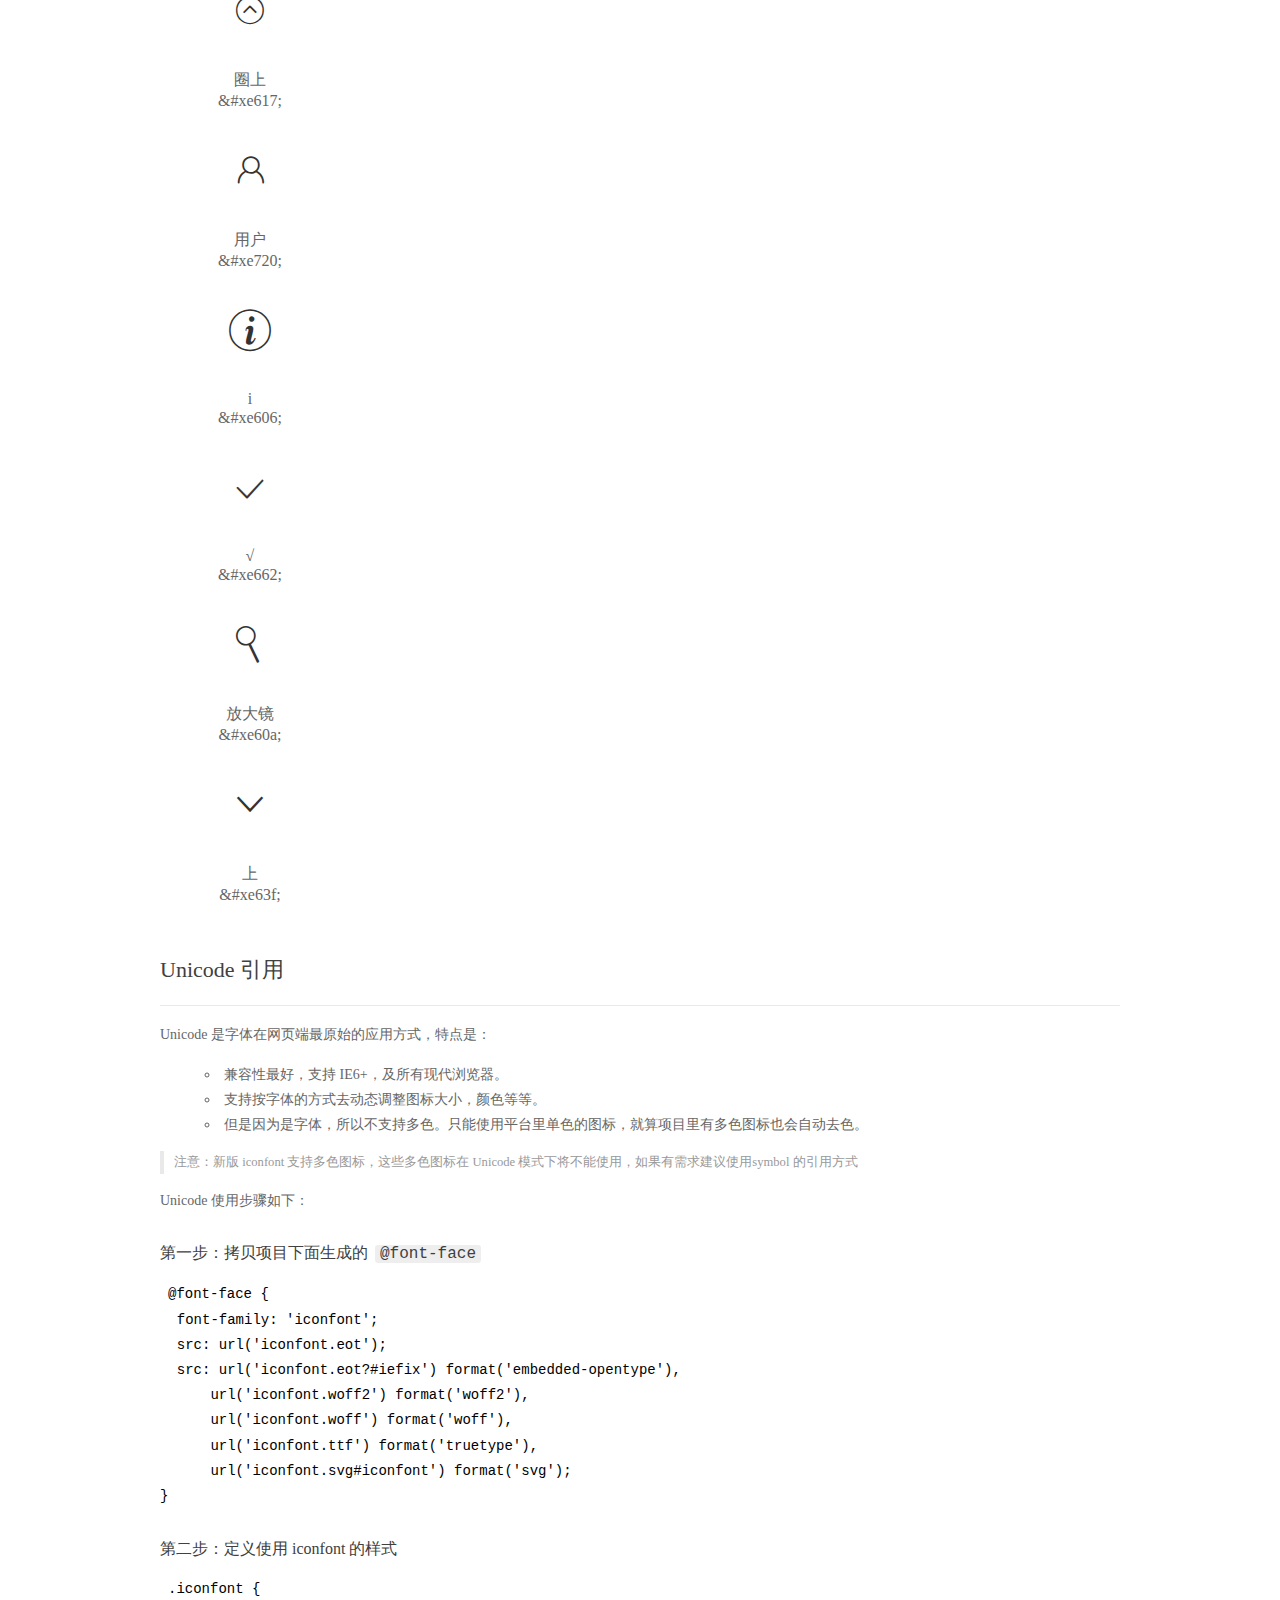
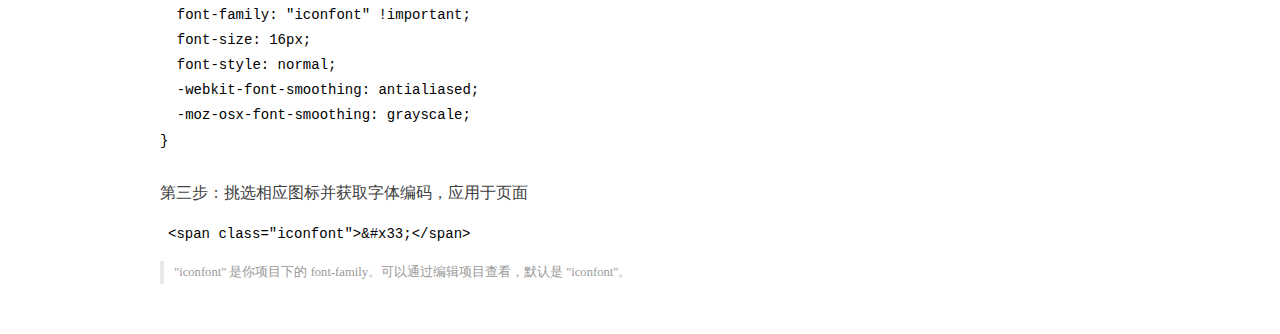
<file: Dior-lipstick/top-lst/iconfont/demo_index.html>
<!DOCTYPE html>
<html>
<head>
  <meta charset="utf-8"/>
  <title>IconFont Demo</title>
  <link rel="shortcut icon" href="https://gtms04.alicdn.com/tps/i4/TB1_oz6GVXXXXaFXpXXJDFnIXXX-64-64.ico" type="image/x-icon"/>
  <link rel="stylesheet" href="https://g.alicdn.com/thx/cube/1.3.2/cube.min.css">
  <link rel="stylesheet" href="demo.css">
  <link rel="stylesheet" href="iconfont.css">
  <script src="iconfont.js"></script>
  <!-- jQuery -->
  <script src="https://a1.alicdn.com/oss/uploads/2018/12/26/7bfddb60-08e8-11e9-9b04-53e73bb6408b.js"></script>
  <!-- 代码高亮 -->
  <script src="https://a1.alicdn.com/oss/uploads/2018/12/26/a3f714d0-08e6-11e9-8a15-ebf944d7534c.js"></script>
</head>
<body>
  <div class="main">
    <h1 class="logo"><a href="https://www.iconfont.cn/" title="iconfont 首页" target="_blank">&#xe86b;</a></h1>
    <div class="nav-tabs">
      <ul id="tabs" class="dib-box">
        <li class="dib active"><span>Unicode</span></li>
        <li class="dib"><span>Font class</span></li>
        <li class="dib"><span>Symbol</span></li>
      </ul>
      
    </div>
    <div class="tab-container">
      <div class="content unicode" style="display: block;">
          <ul class="icon_lists dib-box">
          
            <li class="dib">
              <span class="icon iconfont">&#xe702;</span>
                <div class="name">错 - 副本</div>
                <div class="code-name">&amp;#xe702;</div>
              </li>
          
            <li class="dib">
              <span class="icon iconfont">&#xe604;</span>
                <div class="name">左右</div>
                <div class="code-name">&amp;#xe604;</div>
              </li>
          
            <li class="dib">
              <span class="icon iconfont">&#xe624;</span>
                <div class="name">上</div>
                <div class="code-name">&amp;#xe624;</div>
              </li>
          
            <li class="dib">
              <span class="icon iconfont">&#xe82a;</span>
                <div class="name">心</div>
                <div class="code-name">&amp;#xe82a;</div>
              </li>
          
            <li class="dib">
              <span class="icon iconfont">&#xe63e;</span>
                <div class="name">笔</div>
                <div class="code-name">&amp;#xe63e;</div>
              </li>
          
            <li class="dib">
              <span class="icon iconfont">&#xe712;</span>
                <div class="name">目录</div>
                <div class="code-name">&amp;#xe712;</div>
              </li>
          
            <li class="dib">
              <span class="icon iconfont">&#xe683;</span>
                <div class="name">手提袋</div>
                <div class="code-name">&amp;#xe683;</div>
              </li>
          
            <li class="dib">
              <span class="icon iconfont">&#xe631;</span>
                <div class="name">错</div>
                <div class="code-name">&amp;#xe631;</div>
              </li>
          
            <li class="dib">
              <span class="icon iconfont">&#xe617;</span>
                <div class="name">圈上</div>
                <div class="code-name">&amp;#xe617;</div>
              </li>
          
            <li class="dib">
              <span class="icon iconfont">&#xe720;</span>
                <div class="name">用户</div>
                <div class="code-name">&amp;#xe720;</div>
              </li>
          
            <li class="dib">
              <span class="icon iconfont">&#xe606;</span>
                <div class="name">i</div>
                <div class="code-name">&amp;#xe606;</div>
              </li>
          
            <li class="dib">
              <span class="icon iconfont">&#xe662;</span>
                <div class="name">√</div>
                <div class="code-name">&amp;#xe662;</div>
              </li>
          
            <li class="dib">
              <span class="icon iconfont">&#xe60a;</span>
                <div class="name">放大镜</div>
                <div class="code-name">&amp;#xe60a;</div>
              </li>
          
            <li class="dib">
              <span class="icon iconfont">&#xe63f;</span>
                <div class="name">上</div>
                <div class="code-name">&amp;#xe63f;</div>
              </li>
          
          </ul>
          <div class="article markdown">
          <h2 id="unicode-">Unicode 引用</h2>
          <hr>

          <p>Unicode 是字体在网页端最原始的应用方式，特点是：</p>
          <ul>
            <li>兼容性最好，支持 IE6+，及所有现代浏览器。</li>
            <li>支持按字体的方式去动态调整图标大小，颜色等等。</li>
            <li>但是因为是字体，所以不支持多色。只能使用平台里单色的图标，就算项目里有多色图标也会自动去色。</li>
          </ul>
          <blockquote>
            <p>注意：新版 iconfont 支持多色图标，这些多色图标在 Unicode 模式下将不能使用，如果有需求建议使用symbol 的引用方式</p>
          </blockquote>
          <p>Unicode 使用步骤如下：</p>
          <h3 id="-font-face">第一步：拷贝项目下面生成的 <code>@font-face</code></h3>
<pre><code class="language-css"
>@font-face {
  font-family: 'iconfont';
  src: url('iconfont.eot');
  src: url('iconfont.eot?#iefix') format('embedded-opentype'),
      url('iconfont.woff2') format('woff2'),
      url('iconfont.woff') format('woff'),
      url('iconfont.ttf') format('truetype'),
      url('iconfont.svg#iconfont') format('svg');
}
</code></pre>
          <h3 id="-iconfont-">第二步：定义使用 iconfont 的样式</h3>
<pre><code class="language-css"
>.iconfont {
  font-family: "iconfont" !important;
  font-size: 16px;
  font-style: normal;
  -webkit-font-smoothing: antialiased;
  -moz-osx-font-smoothing: grayscale;
}
</code></pre>
          <h3 id="-">第三步：挑选相应图标并获取字体编码，应用于页面</h3>
<pre>
<code class="language-html"
>&lt;span class="iconfont"&gt;&amp;#x33;&lt;/span&gt;
</code></pre>
          <blockquote>
            <p>"iconfont" 是你项目下的 font-family。可以通过编辑项目查看，默认是 "iconfont"。</p>
          </blockquote>
          </div>
      </div>
      <div class="content font-class">
        <ul class="icon_lists dib-box">
          
          <li class="dib">
            <span class="icon iconfont icon-cuofuben"></span>
            <div class="name">
              错 - 副本
            </div>
            <div class="code-name">.icon-cuofuben
            </div>
          </li>
          
          <li class="dib">
            <span class="icon iconfont icon-zuoyou"></span>
            <div class="name">
              左右
            </div>
            <div class="code-name">.icon-zuoyou
            </div>
          </li>
          
          <li class="dib">
            <span class="icon iconfont icon-shang"></span>
            <div class="name">
              上
            </div>
            <div class="code-name">.icon-shang
            </div>
          </li>
          
          <li class="dib">
            <span class="icon iconfont icon-xin"></span>
            <div class="name">
              心
            </div>
            <div class="code-name">.icon-xin
            </div>
          </li>
          
          <li class="dib">
            <span class="icon iconfont icon-bi"></span>
            <div class="name">
              笔
            </div>
            <div class="code-name">.icon-bi
            </div>
          </li>
          
          <li class="dib">
            <span class="icon iconfont icon-mulu"></span>
            <div class="name">
              目录
            </div>
            <div class="code-name">.icon-mulu
            </div>
          </li>
          
          <li class="dib">
            <span class="icon iconfont icon-shoutidai"></span>
            <div class="name">
              手提袋
            </div>
            <div class="code-name">.icon-shoutidai
            </div>
          </li>
          
          <li class="dib">
            <span class="icon iconfont icon-cuo"></span>
            <div class="name">
              错
            </div>
            <div class="code-name">.icon-cuo
            </div>
          </li>
          
          <li class="dib">
            <span class="icon iconfont icon-quanshang"></span>
            <div class="name">
              圈上
            </div>
            <div class="code-name">.icon-quanshang
            </div>
          </li>
          
          <li class="dib">
            <span class="icon iconfont icon-yonghu"></span>
            <div class="name">
              用户
            </div>
            <div class="code-name">.icon-yonghu
            </div>
          </li>
          
          <li class="dib">
            <span class="icon iconfont icon-i"></span>
            <div class="name">
              i
            </div>
            <div class="code-name">.icon-i
            </div>
          </li>
          
          <li class="dib">
            <span class="icon iconfont icon-icon-test"></span>
            <div class="name">
              √
            </div>
            <div class="code-name">.icon-icon-test
            </div>
          </li>
          
          <li class="dib">
            <span class="icon iconfont icon-fangdajing"></span>
            <div class="name">
              放大镜
            </div>
            <div class="code-name">.icon-fangdajing
            </div>
          </li>
          
          <li class="dib">
            <span class="icon iconfont icon-shang1"></span>
            <div class="name">
              上
            </div>
            <div class="code-name">.icon-shang1
            </div>
          </li>
          
        </ul>
        <div class="article markdown">
        <h2 id="font-class-">font-class 引用</h2>
        <hr>

        <p>font-class 是 Unicode 使用方式的一种变种，主要是解决 Unicode 书写不直观，语意不明确的问题。</p>
        <p>与 Unicode 使用方式相比，具有如下特点：</p>
        <ul>
          <li>兼容性良好，支持 IE8+，及所有现代浏览器。</li>
          <li>相比于 Unicode 语意明确，书写更直观。可以很容易分辨这个 icon 是什么。</li>
          <li>因为使用 class 来定义图标，所以当要替换图标时，只需要修改 class 里面的 Unicode 引用。</li>
          <li>不过因为本质上还是使用的字体，所以多色图标还是不支持的。</li>
        </ul>
        <p>使用步骤如下：</p>
        <h3 id="-fontclass-">第一步：引入项目下面生成的 fontclass 代码：</h3>
<pre><code class="language-html">&lt;link rel="stylesheet" href="./iconfont.css"&gt;
</code></pre>
        <h3 id="-">第二步：挑选相应图标并获取类名，应用于页面：</h3>
<pre><code class="language-html">&lt;span class="iconfont icon-xxx"&gt;&lt;/span&gt;
</code></pre>
        <blockquote>
          <p>"
            iconfont" 是你项目下的 font-family。可以通过编辑项目查看，默认是 "iconfont"。</p>
        </blockquote>
      </div>
      </div>
      <div class="content symbol">
          <ul class="icon_lists dib-box">
          
            <li class="dib">
                <svg class="icon svg-icon" aria-hidden="true">
                  <use xlink:href="#icon-cuofuben"></use>
                </svg>
                <div class="name">错 - 副本</div>
                <div class="code-name">#icon-cuofuben</div>
            </li>
          
            <li class="dib">
                <svg class="icon svg-icon" aria-hidden="true">
                  <use xlink:href="#icon-zuoyou"></use>
                </svg>
                <div class="name">左右</div>
                <div class="code-name">#icon-zuoyou</div>
            </li>
          
            <li class="dib">
                <svg class="icon svg-icon" aria-hidden="true">
                  <use xlink:href="#icon-shang"></use>
                </svg>
                <div class="name">上</div>
                <div class="code-name">#icon-shang</div>
            </li>
          
            <li class="dib">
                <svg class="icon svg-icon" aria-hidden="true">
                  <use xlink:href="#icon-xin"></use>
                </svg>
                <div class="name">心</div>
                <div class="code-name">#icon-xin</div>
            </li>
          
            <li class="dib">
                <svg class="icon svg-icon" aria-hidden="true">
                  <use xlink:href="#icon-bi"></use>
                </svg>
                <div class="name">笔</div>
                <div class="code-name">#icon-bi</div>
            </li>
          
            <li class="dib">
                <svg class="icon svg-icon" aria-hidden="true">
                  <use xlink:href="#icon-mulu"></use>
                </svg>
                <div class="name">目录</div>
                <div class="code-name">#icon-mulu</div>
            </li>
          
            <li class="dib">
                <svg class="icon svg-icon" aria-hidden="true">
                  <use xlink:href="#icon-shoutidai"></use>
                </svg>
                <div class="name">手提袋</div>
                <div class="code-name">#icon-shoutidai</div>
            </li>
          
            <li class="dib">
                <svg class="icon svg-icon" aria-hidden="true">
                  <use xlink:href="#icon-cuo"></use>
                </svg>
                <div class="name">错</div>
                <div class="code-name">#icon-cuo</div>
            </li>
          
            <li class="dib">
                <svg class="icon svg-icon" aria-hidden="true">
                  <use xlink:href="#icon-quanshang"></use>
                </svg>
                <div class="name">圈上</div>
                <div class="code-name">#icon-quanshang</div>
            </li>
          
            <li class="dib">
                <svg class="icon svg-icon" aria-hidden="true">
                  <use xlink:href="#icon-yonghu"></use>
                </svg>
                <div class="name">用户</div>
                <div class="code-name">#icon-yonghu</div>
            </li>
          
            <li class="dib">
                <svg class="icon svg-icon" aria-hidden="true">
                  <use xlink:href="#icon-i"></use>
                </svg>
                <div class="name">i</div>
                <div class="code-name">#icon-i</div>
            </li>
          
            <li class="dib">
                <svg class="icon svg-icon" aria-hidden="true">
                  <use xlink:href="#icon-icon-test"></use>
                </svg>
                <div class="name">√</div>
                <div class="code-name">#icon-icon-test</div>
            </li>
          
            <li class="dib">
                <svg class="icon svg-icon" aria-hidden="true">
                  <use xlink:href="#icon-fangdajing"></use>
                </svg>
                <div class="name">放大镜</div>
                <div class="code-name">#icon-fangdajing</div>
            </li>
          
            <li class="dib">
                <svg class="icon svg-icon" aria-hidden="true">
                  <use xlink:href="#icon-shang1"></use>
                </svg>
                <div class="name">上</div>
                <div class="code-name">#icon-shang1</div>
            </li>
          
          </ul>
          <div class="article markdown">
          <h2 id="symbol-">Symbol 引用</h2>
          <hr>

          <p>这是一种全新的使用方式，应该说这才是未来的主流，也是平台目前推荐的用法。相关介绍可以参考这篇<a href="">文章</a>
            这种用法其实是做了一个 SVG 的集合，与另外两种相比具有如下特点：</p>
          <ul>
            <li>支持多色图标了，不再受单色限制。</li>
            <li>通过一些技巧，支持像字体那样，通过 <code>font-size</code>, <code>color</code> 来调整样式。</li>
            <li>兼容性较差，支持 IE9+，及现代浏览器。</li>
            <li>浏览器渲染 SVG 的性能一般，还不如 png。</li>
          </ul>
          <p>使用步骤如下：</p>
          <h3 id="-symbol-">第一步：引入项目下面生成的 symbol 代码：</h3>
<pre><code class="language-html">&lt;script src="./iconfont.js"&gt;&lt;/script&gt;
</code></pre>
          <h3 id="-css-">第二步：加入通用 CSS 代码（引入一次就行）：</h3>
<pre><code class="language-html">&lt;style&gt;
.icon {
  width: 1em;
  height: 1em;
  vertical-align: -0.15em;
  fill: currentColor;
  overflow: hidden;
}
&lt;/style&gt;
</code></pre>
          <h3 id="-">第三步：挑选相应图标并获取类名，应用于页面：</h3>
<pre><code class="language-html">&lt;svg class="icon" aria-hidden="true"&gt;
  &lt;use xlink:href="#icon-xxx"&gt;&lt;/use&gt;
&lt;/svg&gt;
</code></pre>
          </div>
      </div>

    </div>
  </div>
  <script>
  $(document).ready(function () {
      $('.tab-container .content:first').show()

      $('#tabs li').click(function (e) {
        var tabContent = $('.tab-container .content')
        var index = $(this).index()

        if ($(this).hasClass('active')) {
          return
        } else {
          $('#tabs li').removeClass('active')
          $(this).addClass('active')

          tabContent.hide().eq(index).fadeIn()
        }
      })
    })
  </script>
</body>
</html>
</file>
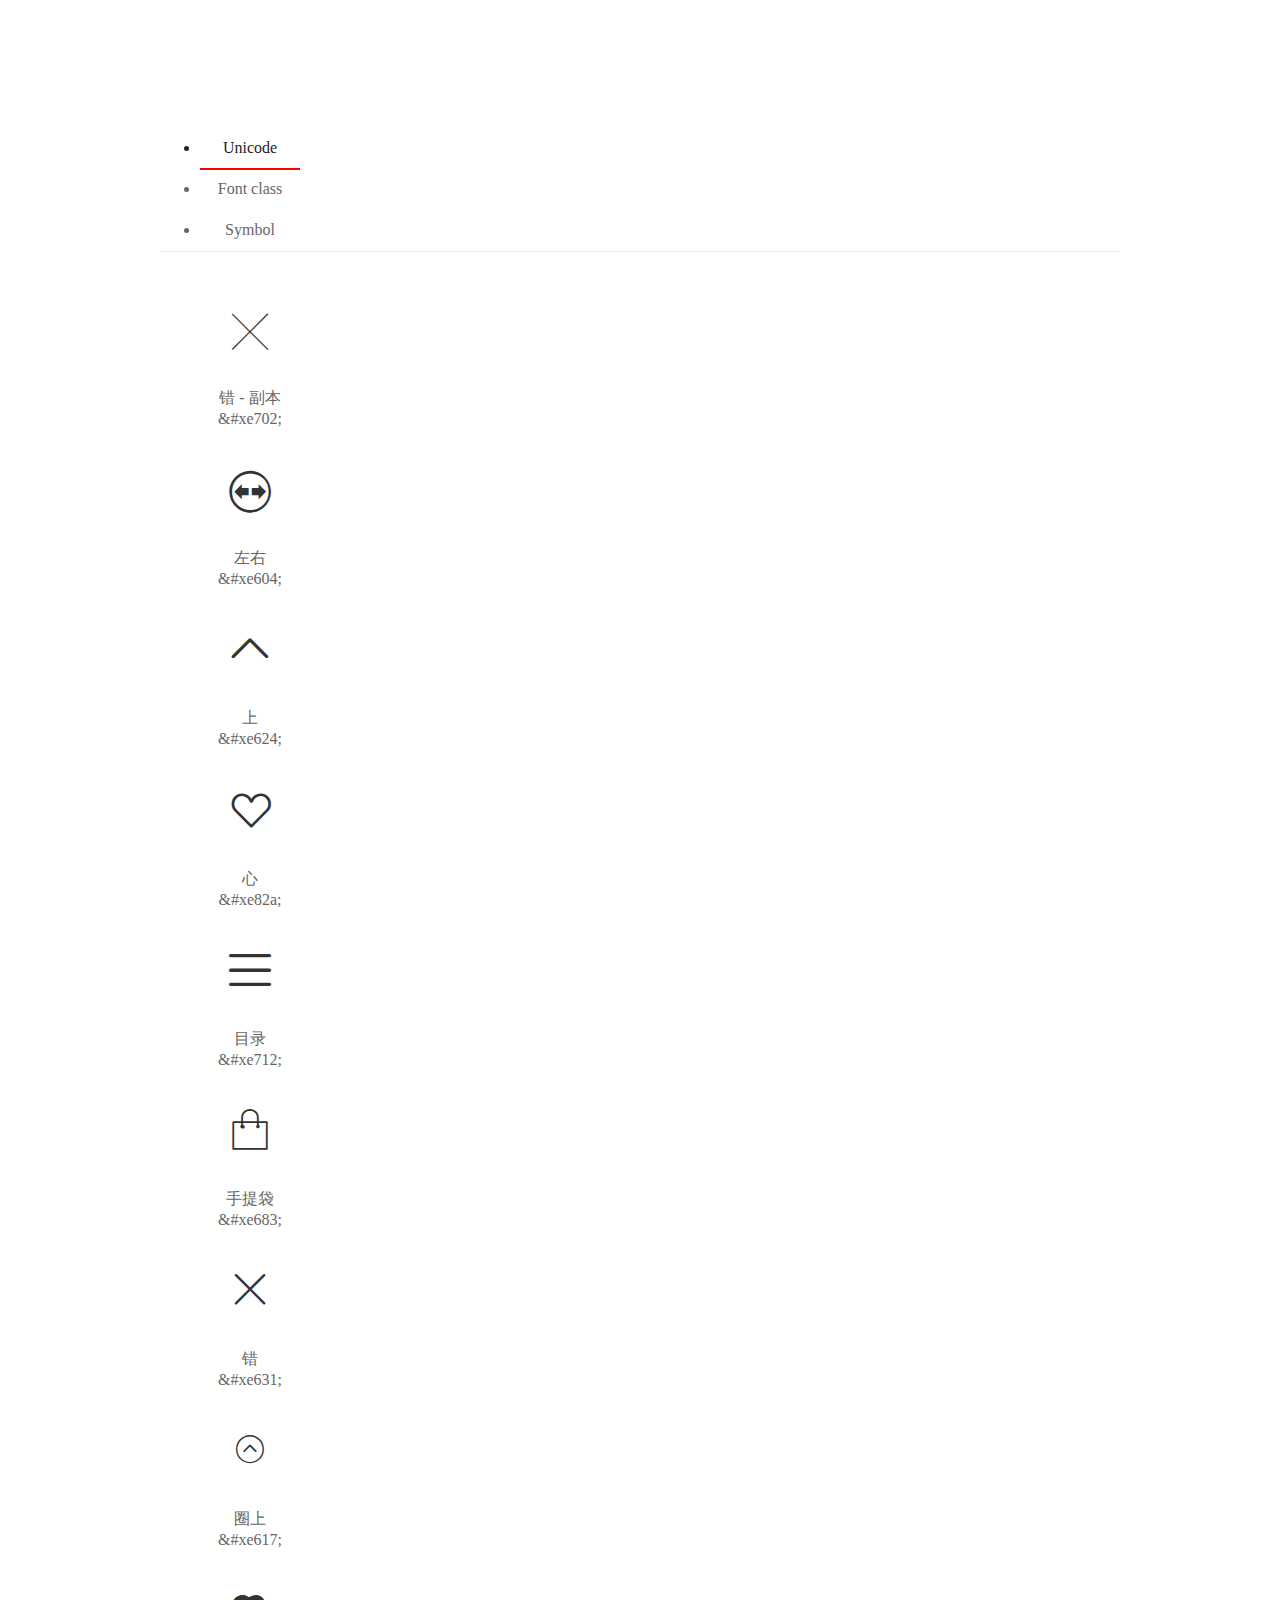
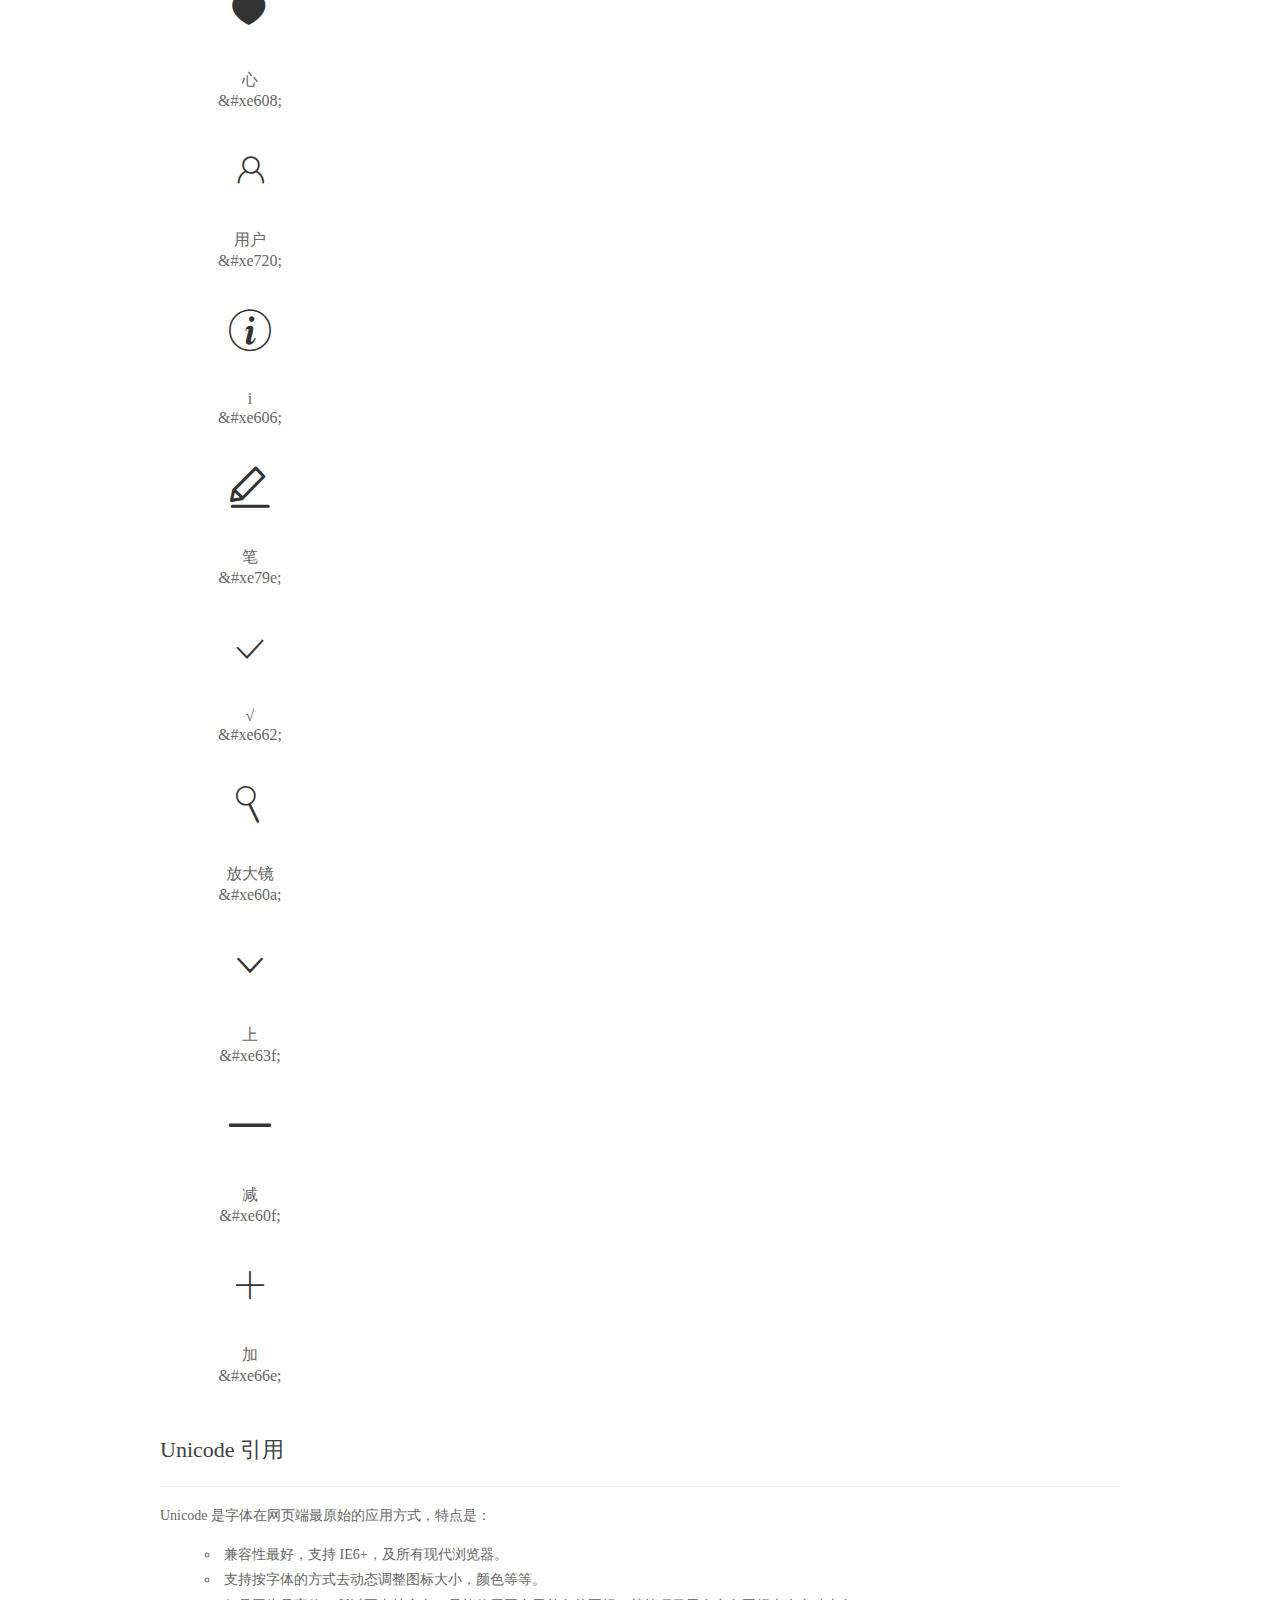
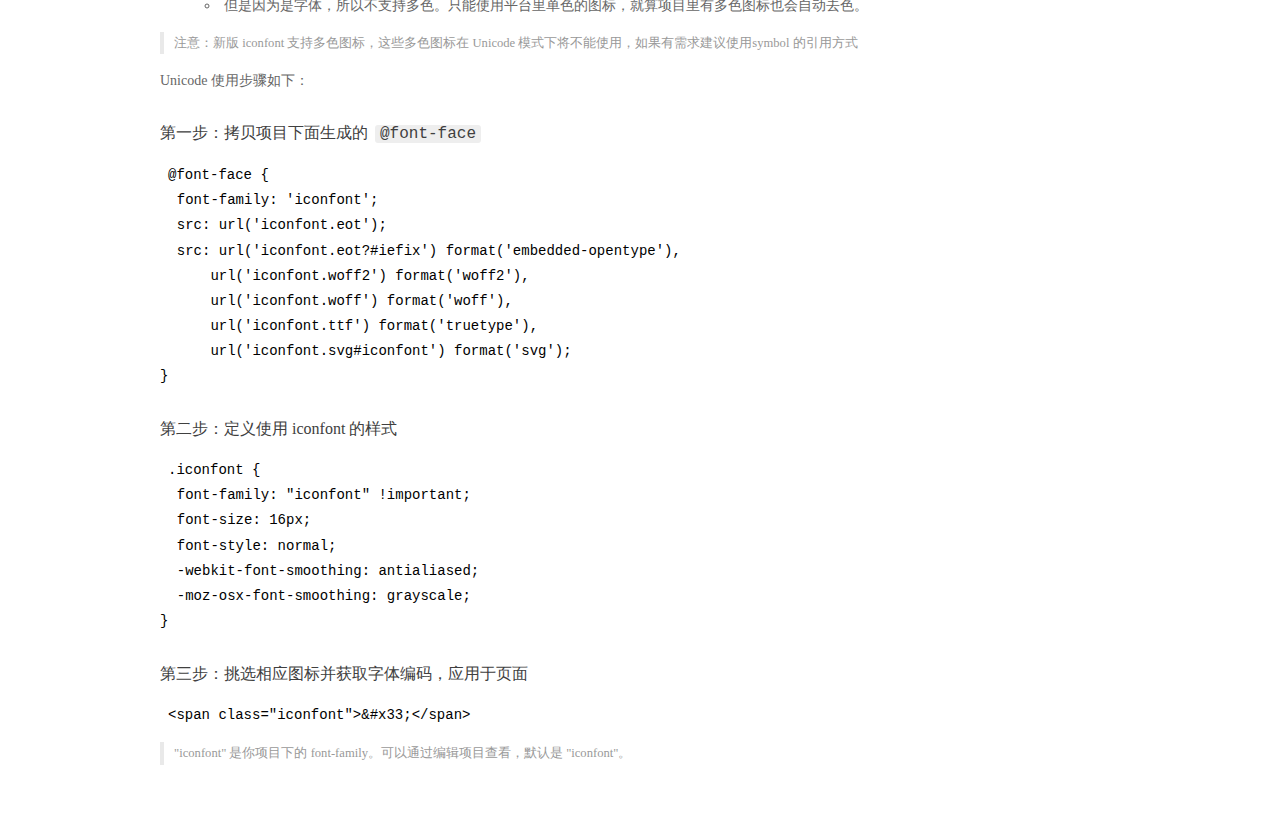
<file: Dior/Dior-lipstick/iconfont/demo_index.html>
<!DOCTYPE html>
<html>
<head>
  <meta charset="utf-8"/>
  <title>IconFont Demo</title>
  <link rel="shortcut icon" href="https://gtms04.alicdn.com/tps/i4/TB1_oz6GVXXXXaFXpXXJDFnIXXX-64-64.ico" type="image/x-icon"/>
  <link rel="stylesheet" href="https://g.alicdn.com/thx/cube/1.3.2/cube.min.css">
  <link rel="stylesheet" href="demo.css">
  <link rel="stylesheet" href="iconfont.css">
  <script src="iconfont.js"></script>
  <!-- jQuery -->
  <script src="https://a1.alicdn.com/oss/uploads/2018/12/26/7bfddb60-08e8-11e9-9b04-53e73bb6408b.js"></script>
  <!-- 代码高亮 -->
  <script src="https://a1.alicdn.com/oss/uploads/2018/12/26/a3f714d0-08e6-11e9-8a15-ebf944d7534c.js"></script>
</head>
<body>
  <div class="main">
    <h1 class="logo"><a href="https://www.iconfont.cn/" title="iconfont 首页" target="_blank">&#xe86b;</a></h1>
    <div class="nav-tabs">
      <ul id="tabs" class="dib-box">
        <li class="dib active"><span>Unicode</span></li>
        <li class="dib"><span>Font class</span></li>
        <li class="dib"><span>Symbol</span></li>
      </ul>
      
    </div>
    <div class="tab-container">
      <div class="content unicode" style="display: block;">
          <ul class="icon_lists dib-box">
          
            <li class="dib">
              <span class="icon iconfont">&#xe702;</span>
                <div class="name">错 - 副本</div>
                <div class="code-name">&amp;#xe702;</div>
              </li>
          
            <li class="dib">
              <span class="icon iconfont">&#xe604;</span>
                <div class="name">左右</div>
                <div class="code-name">&amp;#xe604;</div>
              </li>
          
            <li class="dib">
              <span class="icon iconfont">&#xe624;</span>
                <div class="name">上</div>
                <div class="code-name">&amp;#xe624;</div>
              </li>
          
            <li class="dib">
              <span class="icon iconfont">&#xe82a;</span>
                <div class="name">心</div>
                <div class="code-name">&amp;#xe82a;</div>
              </li>
          
            <li class="dib">
              <span class="icon iconfont">&#xe712;</span>
                <div class="name">目录</div>
                <div class="code-name">&amp;#xe712;</div>
              </li>
          
            <li class="dib">
              <span class="icon iconfont">&#xe683;</span>
                <div class="name">手提袋</div>
                <div class="code-name">&amp;#xe683;</div>
              </li>
          
            <li class="dib">
              <span class="icon iconfont">&#xe631;</span>
                <div class="name">错</div>
                <div class="code-name">&amp;#xe631;</div>
              </li>
          
            <li class="dib">
              <span class="icon iconfont">&#xe617;</span>
                <div class="name">圈上</div>
                <div class="code-name">&amp;#xe617;</div>
              </li>
          
            <li class="dib">
              <span class="icon iconfont">&#xe608;</span>
                <div class="name">心</div>
                <div class="code-name">&amp;#xe608;</div>
              </li>
          
            <li class="dib">
              <span class="icon iconfont">&#xe720;</span>
                <div class="name">用户</div>
                <div class="code-name">&amp;#xe720;</div>
              </li>
          
            <li class="dib">
              <span class="icon iconfont">&#xe606;</span>
                <div class="name">i</div>
                <div class="code-name">&amp;#xe606;</div>
              </li>
          
            <li class="dib">
              <span class="icon iconfont">&#xe79e;</span>
                <div class="name">笔</div>
                <div class="code-name">&amp;#xe79e;</div>
              </li>
          
            <li class="dib">
              <span class="icon iconfont">&#xe662;</span>
                <div class="name">√</div>
                <div class="code-name">&amp;#xe662;</div>
              </li>
          
            <li class="dib">
              <span class="icon iconfont">&#xe60a;</span>
                <div class="name">放大镜</div>
                <div class="code-name">&amp;#xe60a;</div>
              </li>
          
            <li class="dib">
              <span class="icon iconfont">&#xe63f;</span>
                <div class="name">上</div>
                <div class="code-name">&amp;#xe63f;</div>
              </li>
          
            <li class="dib">
              <span class="icon iconfont">&#xe60f;</span>
                <div class="name">减</div>
                <div class="code-name">&amp;#xe60f;</div>
              </li>
          
            <li class="dib">
              <span class="icon iconfont">&#xe66e;</span>
                <div class="name">加</div>
                <div class="code-name">&amp;#xe66e;</div>
              </li>
          
          </ul>
          <div class="article markdown">
          <h2 id="unicode-">Unicode 引用</h2>
          <hr>

          <p>Unicode 是字体在网页端最原始的应用方式，特点是：</p>
          <ul>
            <li>兼容性最好，支持 IE6+，及所有现代浏览器。</li>
            <li>支持按字体的方式去动态调整图标大小，颜色等等。</li>
            <li>但是因为是字体，所以不支持多色。只能使用平台里单色的图标，就算项目里有多色图标也会自动去色。</li>
          </ul>
          <blockquote>
            <p>注意：新版 iconfont 支持多色图标，这些多色图标在 Unicode 模式下将不能使用，如果有需求建议使用symbol 的引用方式</p>
          </blockquote>
          <p>Unicode 使用步骤如下：</p>
          <h3 id="-font-face">第一步：拷贝项目下面生成的 <code>@font-face</code></h3>
<pre><code class="language-css"
>@font-face {
  font-family: 'iconfont';
  src: url('iconfont.eot');
  src: url('iconfont.eot?#iefix') format('embedded-opentype'),
      url('iconfont.woff2') format('woff2'),
      url('iconfont.woff') format('woff'),
      url('iconfont.ttf') format('truetype'),
      url('iconfont.svg#iconfont') format('svg');
}
</code></pre>
          <h3 id="-iconfont-">第二步：定义使用 iconfont 的样式</h3>
<pre><code class="language-css"
>.iconfont {
  font-family: "iconfont" !important;
  font-size: 16px;
  font-style: normal;
  -webkit-font-smoothing: antialiased;
  -moz-osx-font-smoothing: grayscale;
}
</code></pre>
          <h3 id="-">第三步：挑选相应图标并获取字体编码，应用于页面</h3>
<pre>
<code class="language-html"
>&lt;span class="iconfont"&gt;&amp;#x33;&lt;/span&gt;
</code></pre>
          <blockquote>
            <p>"iconfont" 是你项目下的 font-family。可以通过编辑项目查看，默认是 "iconfont"。</p>
          </blockquote>
          </div>
      </div>
      <div class="content font-class">
        <ul class="icon_lists dib-box">
          
          <li class="dib">
            <span class="icon iconfont icon-cuofuben"></span>
            <div class="name">
              错 - 副本
            </div>
            <div class="code-name">.icon-cuofuben
            </div>
          </li>
          
          <li class="dib">
            <span class="icon iconfont icon-zuoyou"></span>
            <div class="name">
              左右
            </div>
            <div class="code-name">.icon-zuoyou
            </div>
          </li>
          
          <li class="dib">
            <span class="icon iconfont icon-shang"></span>
            <div class="name">
              上
            </div>
            <div class="code-name">.icon-shang
            </div>
          </li>
          
          <li class="dib">
            <span class="icon iconfont icon-xin"></span>
            <div class="name">
              心
            </div>
            <div class="code-name">.icon-xin
            </div>
          </li>
          
          <li class="dib">
            <span class="icon iconfont icon-mulu"></span>
            <div class="name">
              目录
            </div>
            <div class="code-name">.icon-mulu
            </div>
          </li>
          
          <li class="dib">
            <span class="icon iconfont icon-shoutidai"></span>
            <div class="name">
              手提袋
            </div>
            <div class="code-name">.icon-shoutidai
            </div>
          </li>
          
          <li class="dib">
            <span class="icon iconfont icon-cuo"></span>
            <div class="name">
              错
            </div>
            <div class="code-name">.icon-cuo
            </div>
          </li>
          
          <li class="dib">
            <span class="icon iconfont icon-quanshang"></span>
            <div class="name">
              圈上
            </div>
            <div class="code-name">.icon-quanshang
            </div>
          </li>
          
          <li class="dib">
            <span class="icon iconfont icon-xin1"></span>
            <div class="name">
              心
            </div>
            <div class="code-name">.icon-xin1
            </div>
          </li>
          
          <li class="dib">
            <span class="icon iconfont icon-yonghu"></span>
            <div class="name">
              用户
            </div>
            <div class="code-name">.icon-yonghu
            </div>
          </li>
          
          <li class="dib">
            <span class="icon iconfont icon-i"></span>
            <div class="name">
              i
            </div>
            <div class="code-name">.icon-i
            </div>
          </li>
          
          <li class="dib">
            <span class="icon iconfont icon-bi"></span>
            <div class="name">
              笔
            </div>
            <div class="code-name">.icon-bi
            </div>
          </li>
          
          <li class="dib">
            <span class="icon iconfont icon-icon-test"></span>
            <div class="name">
              √
            </div>
            <div class="code-name">.icon-icon-test
            </div>
          </li>
          
          <li class="dib">
            <span class="icon iconfont icon-fangdajing"></span>
            <div class="name">
              放大镜
            </div>
            <div class="code-name">.icon-fangdajing
            </div>
          </li>
          
          <li class="dib">
            <span class="icon iconfont icon-shang1"></span>
            <div class="name">
              上
            </div>
            <div class="code-name">.icon-shang1
            </div>
          </li>
          
          <li class="dib">
            <span class="icon iconfont icon-jian"></span>
            <div class="name">
              减
            </div>
            <div class="code-name">.icon-jian
            </div>
          </li>
          
          <li class="dib">
            <span class="icon iconfont icon-icon11"></span>
            <div class="name">
              加
            </div>
            <div class="code-name">.icon-icon11
            </div>
          </li>
          
        </ul>
        <div class="article markdown">
        <h2 id="font-class-">font-class 引用</h2>
        <hr>

        <p>font-class 是 Unicode 使用方式的一种变种，主要是解决 Unicode 书写不直观，语意不明确的问题。</p>
        <p>与 Unicode 使用方式相比，具有如下特点：</p>
        <ul>
          <li>兼容性良好，支持 IE8+，及所有现代浏览器。</li>
          <li>相比于 Unicode 语意明确，书写更直观。可以很容易分辨这个 icon 是什么。</li>
          <li>因为使用 class 来定义图标，所以当要替换图标时，只需要修改 class 里面的 Unicode 引用。</li>
          <li>不过因为本质上还是使用的字体，所以多色图标还是不支持的。</li>
        </ul>
        <p>使用步骤如下：</p>
        <h3 id="-fontclass-">第一步：引入项目下面生成的 fontclass 代码：</h3>
<pre><code class="language-html">&lt;link rel="stylesheet" href="./iconfont.css"&gt;
</code></pre>
        <h3 id="-">第二步：挑选相应图标并获取类名，应用于页面：</h3>
<pre><code class="language-html">&lt;span class="iconfont icon-xxx"&gt;&lt;/span&gt;
</code></pre>
        <blockquote>
          <p>"
            iconfont" 是你项目下的 font-family。可以通过编辑项目查看，默认是 "iconfont"。</p>
        </blockquote>
      </div>
      </div>
      <div class="content symbol">
          <ul class="icon_lists dib-box">
          
            <li class="dib">
                <svg class="icon svg-icon" aria-hidden="true">
                  <use xlink:href="#icon-cuofuben"></use>
                </svg>
                <div class="name">错 - 副本</div>
                <div class="code-name">#icon-cuofuben</div>
            </li>
          
            <li class="dib">
                <svg class="icon svg-icon" aria-hidden="true">
                  <use xlink:href="#icon-zuoyou"></use>
                </svg>
                <div class="name">左右</div>
                <div class="code-name">#icon-zuoyou</div>
            </li>
          
            <li class="dib">
                <svg class="icon svg-icon" aria-hidden="true">
                  <use xlink:href="#icon-shang"></use>
                </svg>
                <div class="name">上</div>
                <div class="code-name">#icon-shang</div>
            </li>
          
            <li class="dib">
                <svg class="icon svg-icon" aria-hidden="true">
                  <use xlink:href="#icon-xin"></use>
                </svg>
                <div class="name">心</div>
                <div class="code-name">#icon-xin</div>
            </li>
          
            <li class="dib">
                <svg class="icon svg-icon" aria-hidden="true">
                  <use xlink:href="#icon-mulu"></use>
                </svg>
                <div class="name">目录</div>
                <div class="code-name">#icon-mulu</div>
            </li>
          
            <li class="dib">
                <svg class="icon svg-icon" aria-hidden="true">
                  <use xlink:href="#icon-shoutidai"></use>
                </svg>
                <div class="name">手提袋</div>
                <div class="code-name">#icon-shoutidai</div>
            </li>
          
            <li class="dib">
                <svg class="icon svg-icon" aria-hidden="true">
                  <use xlink:href="#icon-cuo"></use>
                </svg>
                <div class="name">错</div>
                <div class="code-name">#icon-cuo</div>
            </li>
          
            <li class="dib">
                <svg class="icon svg-icon" aria-hidden="true">
                  <use xlink:href="#icon-quanshang"></use>
                </svg>
                <div class="name">圈上</div>
                <div class="code-name">#icon-quanshang</div>
            </li>
          
            <li class="dib">
                <svg class="icon svg-icon" aria-hidden="true">
                  <use xlink:href="#icon-xin1"></use>
                </svg>
                <div class="name">心</div>
                <div class="code-name">#icon-xin1</div>
            </li>
          
            <li class="dib">
                <svg class="icon svg-icon" aria-hidden="true">
                  <use xlink:href="#icon-yonghu"></use>
                </svg>
                <div class="name">用户</div>
                <div class="code-name">#icon-yonghu</div>
            </li>
          
            <li class="dib">
                <svg class="icon svg-icon" aria-hidden="true">
                  <use xlink:href="#icon-i"></use>
                </svg>
                <div class="name">i</div>
                <div class="code-name">#icon-i</div>
            </li>
          
            <li class="dib">
                <svg class="icon svg-icon" aria-hidden="true">
                  <use xlink:href="#icon-bi"></use>
                </svg>
                <div class="name">笔</div>
                <div class="code-name">#icon-bi</div>
            </li>
          
            <li class="dib">
                <svg class="icon svg-icon" aria-hidden="true">
                  <use xlink:href="#icon-icon-test"></use>
                </svg>
                <div class="name">√</div>
                <div class="code-name">#icon-icon-test</div>
            </li>
          
            <li class="dib">
                <svg class="icon svg-icon" aria-hidden="true">
                  <use xlink:href="#icon-fangdajing"></use>
                </svg>
                <div class="name">放大镜</div>
                <div class="code-name">#icon-fangdajing</div>
            </li>
          
            <li class="dib">
                <svg class="icon svg-icon" aria-hidden="true">
                  <use xlink:href="#icon-shang1"></use>
                </svg>
                <div class="name">上</div>
                <div class="code-name">#icon-shang1</div>
            </li>
          
            <li class="dib">
                <svg class="icon svg-icon" aria-hidden="true">
                  <use xlink:href="#icon-jian"></use>
                </svg>
                <div class="name">减</div>
                <div class="code-name">#icon-jian</div>
            </li>
          
            <li class="dib">
                <svg class="icon svg-icon" aria-hidden="true">
                  <use xlink:href="#icon-icon11"></use>
                </svg>
                <div class="name">加</div>
                <div class="code-name">#icon-icon11</div>
            </li>
          
          </ul>
          <div class="article markdown">
          <h2 id="symbol-">Symbol 引用</h2>
          <hr>

          <p>这是一种全新的使用方式，应该说这才是未来的主流，也是平台目前推荐的用法。相关介绍可以参考这篇<a href="">文章</a>
            这种用法其实是做了一个 SVG 的集合，与另外两种相比具有如下特点：</p>
          <ul>
            <li>支持多色图标了，不再受单色限制。</li>
            <li>通过一些技巧，支持像字体那样，通过 <code>font-size</code>, <code>color</code> 来调整样式。</li>
            <li>兼容性较差，支持 IE9+，及现代浏览器。</li>
            <li>浏览器渲染 SVG 的性能一般，还不如 png。</li>
          </ul>
          <p>使用步骤如下：</p>
          <h3 id="-symbol-">第一步：引入项目下面生成的 symbol 代码：</h3>
<pre><code class="language-html">&lt;script src="./iconfont.js"&gt;&lt;/script&gt;
</code></pre>
          <h3 id="-css-">第二步：加入通用 CSS 代码（引入一次就行）：</h3>
<pre><code class="language-html">&lt;style&gt;
.icon {
  width: 1em;
  height: 1em;
  vertical-align: -0.15em;
  fill: currentColor;
  overflow: hidden;
}
&lt;/style&gt;
</code></pre>
          <h3 id="-">第三步：挑选相应图标并获取类名，应用于页面：</h3>
<pre><code class="language-html">&lt;svg class="icon" aria-hidden="true"&gt;
  &lt;use xlink:href="#icon-xxx"&gt;&lt;/use&gt;
&lt;/svg&gt;
</code></pre>
          </div>
      </div>

    </div>
  </div>
  <script>
  $(document).ready(function () {
      $('.tab-container .content:first').show()

      $('#tabs li').click(function (e) {
        var tabContent = $('.tab-container .content')
        var index = $(this).index()

        if ($(this).hasClass('active')) {
          return
        } else {
          $('#tabs li').removeClass('active')
          $(this).addClass('active')

          tabContent.hide().eq(index).fadeIn()
        }
      })
    })
  </script>
</body>
</html>
</file>
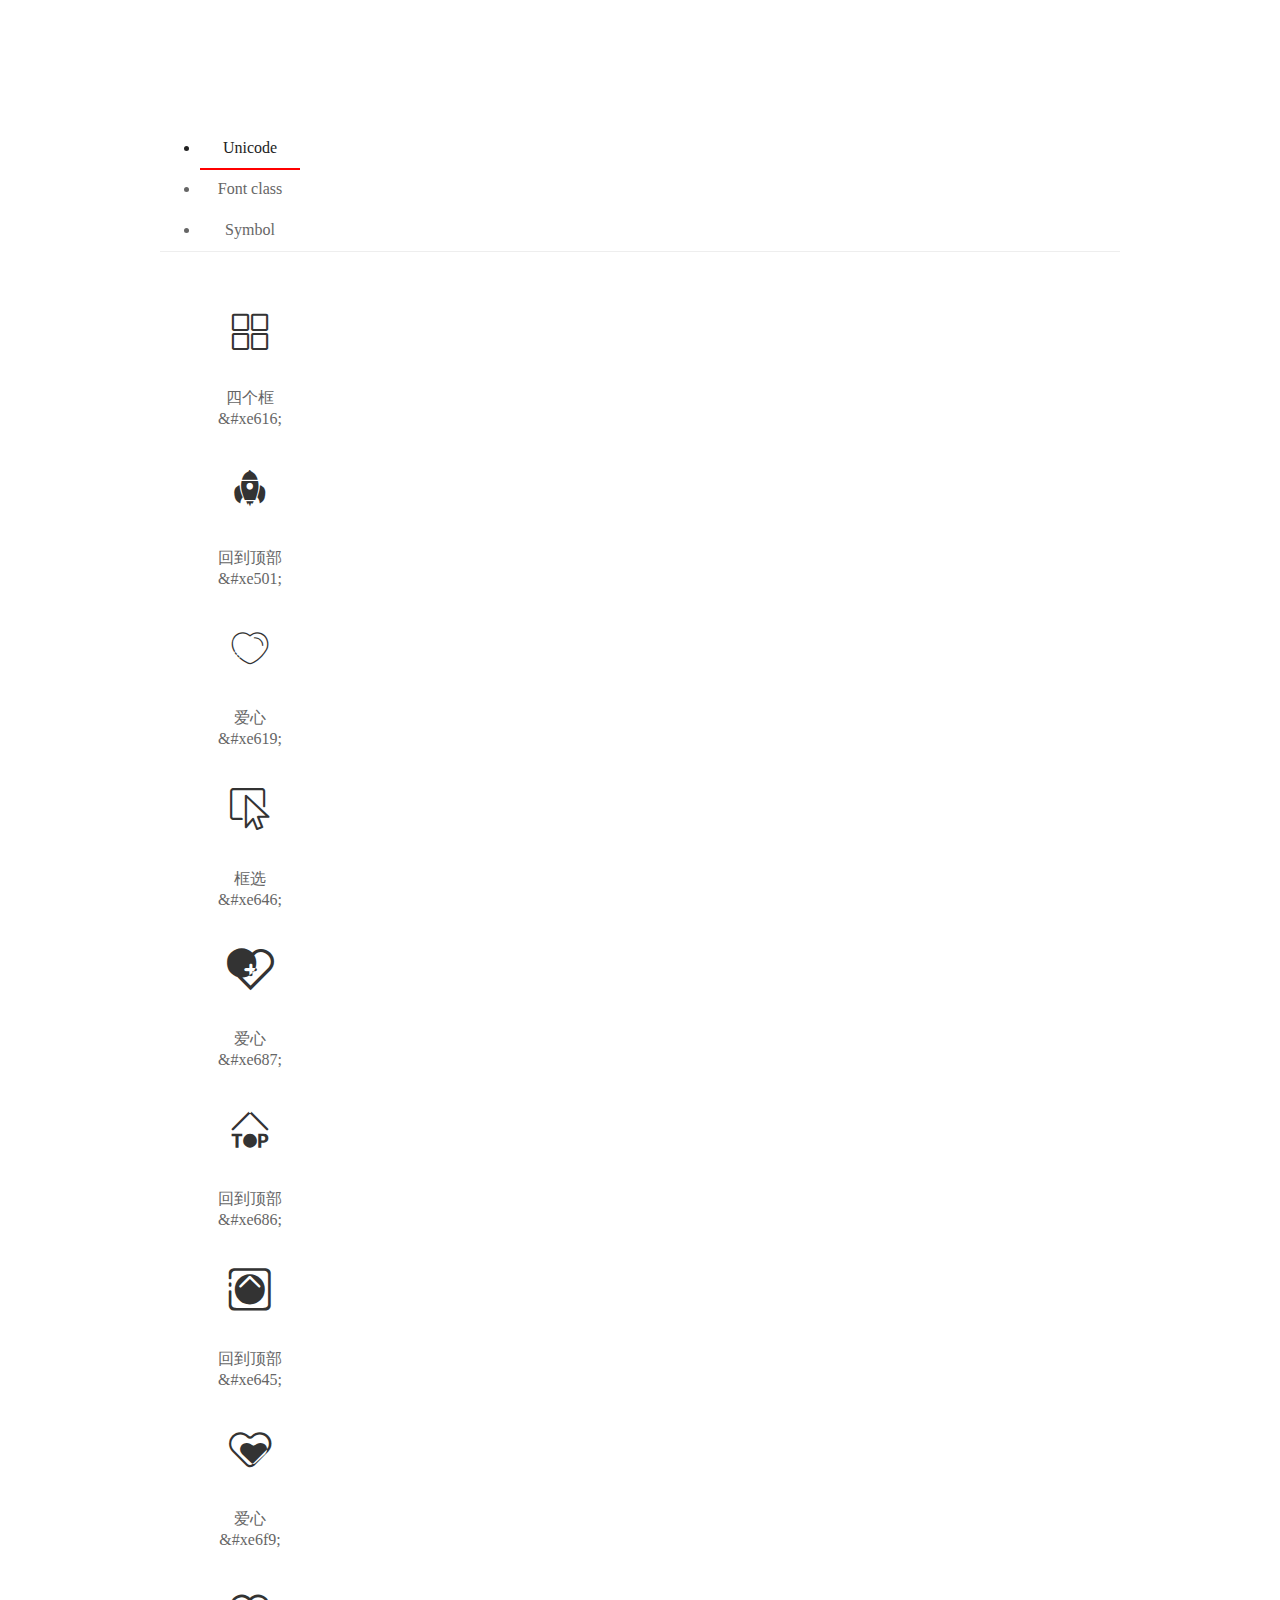
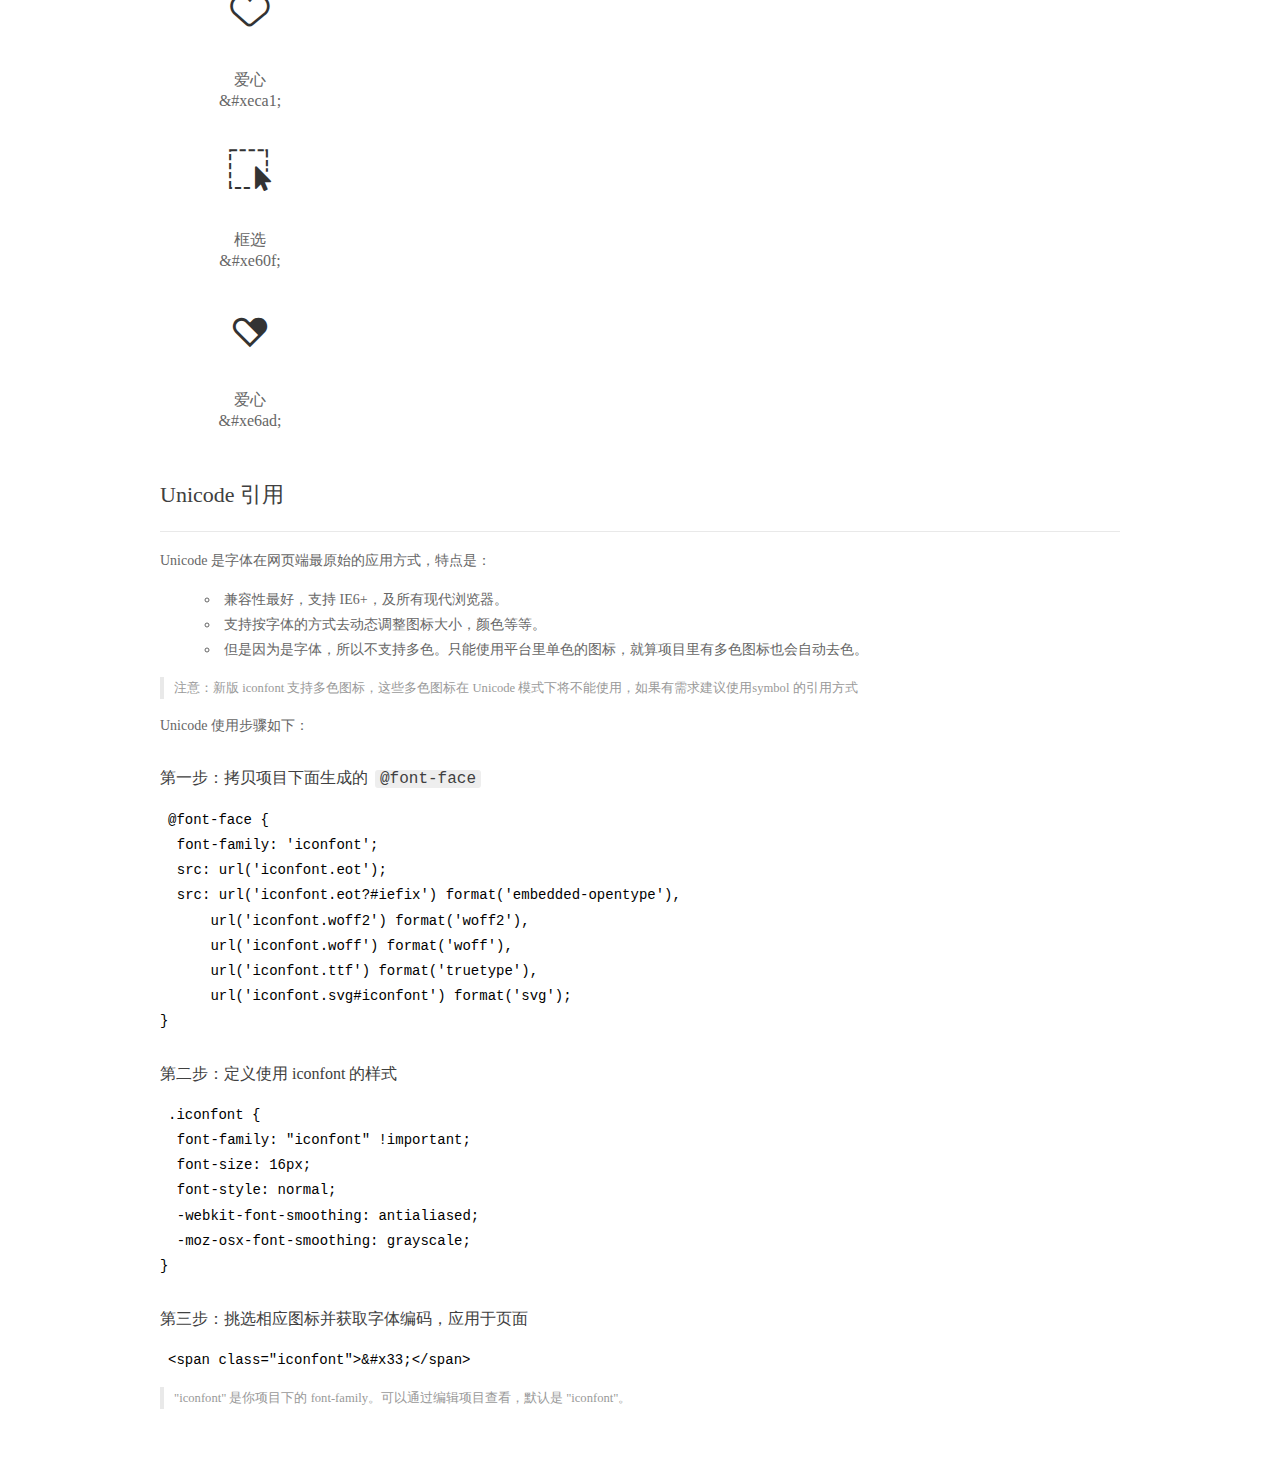
<file: 男士香水/lib/font_nebcs76pjzc/demo_index.html>
<!DOCTYPE html>
<html>
<head>
  <meta charset="utf-8"/>
  <title>IconFont Demo</title>
  <link rel="shortcut icon" href="https://gtms04.alicdn.com/tps/i4/TB1_oz6GVXXXXaFXpXXJDFnIXXX-64-64.ico" type="image/x-icon"/>
  <link rel="stylesheet" href="https://g.alicdn.com/thx/cube/1.3.2/cube.min.css">
  <link rel="stylesheet" href="demo.css">
  <link rel="stylesheet" href="iconfont.css">
  <script src="iconfont.js"></script>
  <!-- jQuery -->
  <script src="https://a1.alicdn.com/oss/uploads/2018/12/26/7bfddb60-08e8-11e9-9b04-53e73bb6408b.js"></script>
  <!-- 代码高亮 -->
  <script src="https://a1.alicdn.com/oss/uploads/2018/12/26/a3f714d0-08e6-11e9-8a15-ebf944d7534c.js"></script>
</head>
<body>
  <div class="main">
    <h1 class="logo"><a href="https://www.iconfont.cn/" title="iconfont 首页" target="_blank">&#xe86b;</a></h1>
    <div class="nav-tabs">
      <ul id="tabs" class="dib-box">
        <li class="dib active"><span>Unicode</span></li>
        <li class="dib"><span>Font class</span></li>
        <li class="dib"><span>Symbol</span></li>
      </ul>
      
    </div>
    <div class="tab-container">
      <div class="content unicode" style="display: block;">
          <ul class="icon_lists dib-box">
          
            <li class="dib">
              <span class="icon iconfont">&#xe616;</span>
                <div class="name">四个框</div>
                <div class="code-name">&amp;#xe616;</div>
              </li>
          
            <li class="dib">
              <span class="icon iconfont">&#xe501;</span>
                <div class="name">回到顶部</div>
                <div class="code-name">&amp;#xe501;</div>
              </li>
          
            <li class="dib">
              <span class="icon iconfont">&#xe619;</span>
                <div class="name">爱心</div>
                <div class="code-name">&amp;#xe619;</div>
              </li>
          
            <li class="dib">
              <span class="icon iconfont">&#xe646;</span>
                <div class="name">框选</div>
                <div class="code-name">&amp;#xe646;</div>
              </li>
          
            <li class="dib">
              <span class="icon iconfont">&#xe687;</span>
                <div class="name">爱心</div>
                <div class="code-name">&amp;#xe687;</div>
              </li>
          
            <li class="dib">
              <span class="icon iconfont">&#xe686;</span>
                <div class="name">回到顶部</div>
                <div class="code-name">&amp;#xe686;</div>
              </li>
          
            <li class="dib">
              <span class="icon iconfont">&#xe645;</span>
                <div class="name">回到顶部</div>
                <div class="code-name">&amp;#xe645;</div>
              </li>
          
            <li class="dib">
              <span class="icon iconfont">&#xe6f9;</span>
                <div class="name">爱心</div>
                <div class="code-name">&amp;#xe6f9;</div>
              </li>
          
            <li class="dib">
              <span class="icon iconfont">&#xeca1;</span>
                <div class="name">爱心</div>
                <div class="code-name">&amp;#xeca1;</div>
              </li>
          
            <li class="dib">
              <span class="icon iconfont">&#xe60f;</span>
                <div class="name">框选</div>
                <div class="code-name">&amp;#xe60f;</div>
              </li>
          
            <li class="dib">
              <span class="icon iconfont">&#xe6ad;</span>
                <div class="name">爱心</div>
                <div class="code-name">&amp;#xe6ad;</div>
              </li>
          
          </ul>
          <div class="article markdown">
          <h2 id="unicode-">Unicode 引用</h2>
          <hr>

          <p>Unicode 是字体在网页端最原始的应用方式，特点是：</p>
          <ul>
            <li>兼容性最好，支持 IE6+，及所有现代浏览器。</li>
            <li>支持按字体的方式去动态调整图标大小，颜色等等。</li>
            <li>但是因为是字体，所以不支持多色。只能使用平台里单色的图标，就算项目里有多色图标也会自动去色。</li>
          </ul>
          <blockquote>
            <p>注意：新版 iconfont 支持多色图标，这些多色图标在 Unicode 模式下将不能使用，如果有需求建议使用symbol 的引用方式</p>
          </blockquote>
          <p>Unicode 使用步骤如下：</p>
          <h3 id="-font-face">第一步：拷贝项目下面生成的 <code>@font-face</code></h3>
<pre><code class="language-css"
>@font-face {
  font-family: 'iconfont';
  src: url('iconfont.eot');
  src: url('iconfont.eot?#iefix') format('embedded-opentype'),
      url('iconfont.woff2') format('woff2'),
      url('iconfont.woff') format('woff'),
      url('iconfont.ttf') format('truetype'),
      url('iconfont.svg#iconfont') format('svg');
}
</code></pre>
          <h3 id="-iconfont-">第二步：定义使用 iconfont 的样式</h3>
<pre><code class="language-css"
>.iconfont {
  font-family: "iconfont" !important;
  font-size: 16px;
  font-style: normal;
  -webkit-font-smoothing: antialiased;
  -moz-osx-font-smoothing: grayscale;
}
</code></pre>
          <h3 id="-">第三步：挑选相应图标并获取字体编码，应用于页面</h3>
<pre>
<code class="language-html"
>&lt;span class="iconfont"&gt;&amp;#x33;&lt;/span&gt;
</code></pre>
          <blockquote>
            <p>"iconfont" 是你项目下的 font-family。可以通过编辑项目查看，默认是 "iconfont"。</p>
          </blockquote>
          </div>
      </div>
      <div class="content font-class">
        <ul class="icon_lists dib-box">
          
          <li class="dib">
            <span class="icon iconfont icon-sigekuang"></span>
            <div class="name">
              四个框
            </div>
            <div class="code-name">.icon-sigekuang
            </div>
          </li>
          
          <li class="dib">
            <span class="icon iconfont icon-huojian"></span>
            <div class="name">
              回到顶部
            </div>
            <div class="code-name">.icon-huojian
            </div>
          </li>
          
          <li class="dib">
            <span class="icon iconfont icon-icon-test"></span>
            <div class="name">
              爱心
            </div>
            <div class="code-name">.icon-icon-test
            </div>
          </li>
          
          <li class="dib">
            <span class="icon iconfont icon-kuangxuan"></span>
            <div class="name">
              框选
            </div>
            <div class="code-name">.icon-kuangxuan
            </div>
          </li>
          
          <li class="dib">
            <span class="icon iconfont icon-aixin"></span>
            <div class="name">
              爱心
            </div>
            <div class="code-name">.icon-aixin
            </div>
          </li>
          
          <li class="dib">
            <span class="icon iconfont icon-huidaodingbu"></span>
            <div class="name">
              回到顶部
            </div>
            <div class="code-name">.icon-huidaodingbu
            </div>
          </li>
          
          <li class="dib">
            <span class="icon iconfont icon-huidaodingbu1"></span>
            <div class="name">
              回到顶部
            </div>
            <div class="code-name">.icon-huidaodingbu1
            </div>
          </li>
          
          <li class="dib">
            <span class="icon iconfont icon-aixin1"></span>
            <div class="name">
              爱心
            </div>
            <div class="code-name">.icon-aixin1
            </div>
          </li>
          
          <li class="dib">
            <span class="icon iconfont icon-aixin2"></span>
            <div class="name">
              爱心
            </div>
            <div class="code-name">.icon-aixin2
            </div>
          </li>
          
          <li class="dib">
            <span class="icon iconfont icon-kuangxuan1"></span>
            <div class="name">
              框选
            </div>
            <div class="code-name">.icon-kuangxuan1
            </div>
          </li>
          
          <li class="dib">
            <span class="icon iconfont icon-aixin3"></span>
            <div class="name">
              爱心
            </div>
            <div class="code-name">.icon-aixin3
            </div>
          </li>
          
        </ul>
        <div class="article markdown">
        <h2 id="font-class-">font-class 引用</h2>
        <hr>

        <p>font-class 是 Unicode 使用方式的一种变种，主要是解决 Unicode 书写不直观，语意不明确的问题。</p>
        <p>与 Unicode 使用方式相比，具有如下特点：</p>
        <ul>
          <li>兼容性良好，支持 IE8+，及所有现代浏览器。</li>
          <li>相比于 Unicode 语意明确，书写更直观。可以很容易分辨这个 icon 是什么。</li>
          <li>因为使用 class 来定义图标，所以当要替换图标时，只需要修改 class 里面的 Unicode 引用。</li>
          <li>不过因为本质上还是使用的字体，所以多色图标还是不支持的。</li>
        </ul>
        <p>使用步骤如下：</p>
        <h3 id="-fontclass-">第一步：引入项目下面生成的 fontclass 代码：</h3>
<pre><code class="language-html">&lt;link rel="stylesheet" href="./iconfont.css"&gt;
</code></pre>
        <h3 id="-">第二步：挑选相应图标并获取类名，应用于页面：</h3>
<pre><code class="language-html">&lt;span class="iconfont icon-xxx"&gt;&lt;/span&gt;
</code></pre>
        <blockquote>
          <p>"
            iconfont" 是你项目下的 font-family。可以通过编辑项目查看，默认是 "iconfont"。</p>
        </blockquote>
      </div>
      </div>
      <div class="content symbol">
          <ul class="icon_lists dib-box">
          
            <li class="dib">
                <svg class="icon svg-icon" aria-hidden="true">
                  <use xlink:href="#icon-sigekuang"></use>
                </svg>
                <div class="name">四个框</div>
                <div class="code-name">#icon-sigekuang</div>
            </li>
          
            <li class="dib">
                <svg class="icon svg-icon" aria-hidden="true">
                  <use xlink:href="#icon-huojian"></use>
                </svg>
                <div class="name">回到顶部</div>
                <div class="code-name">#icon-huojian</div>
            </li>
          
            <li class="dib">
                <svg class="icon svg-icon" aria-hidden="true">
                  <use xlink:href="#icon-icon-test"></use>
                </svg>
                <div class="name">爱心</div>
                <div class="code-name">#icon-icon-test</div>
            </li>
          
            <li class="dib">
                <svg class="icon svg-icon" aria-hidden="true">
                  <use xlink:href="#icon-kuangxuan"></use>
                </svg>
                <div class="name">框选</div>
                <div class="code-name">#icon-kuangxuan</div>
            </li>
          
            <li class="dib">
                <svg class="icon svg-icon" aria-hidden="true">
                  <use xlink:href="#icon-aixin"></use>
                </svg>
                <div class="name">爱心</div>
                <div class="code-name">#icon-aixin</div>
            </li>
          
            <li class="dib">
                <svg class="icon svg-icon" aria-hidden="true">
                  <use xlink:href="#icon-huidaodingbu"></use>
                </svg>
                <div class="name">回到顶部</div>
                <div class="code-name">#icon-huidaodingbu</div>
            </li>
          
            <li class="dib">
                <svg class="icon svg-icon" aria-hidden="true">
                  <use xlink:href="#icon-huidaodingbu1"></use>
                </svg>
                <div class="name">回到顶部</div>
                <div class="code-name">#icon-huidaodingbu1</div>
            </li>
          
            <li class="dib">
                <svg class="icon svg-icon" aria-hidden="true">
                  <use xlink:href="#icon-aixin1"></use>
                </svg>
                <div class="name">爱心</div>
                <div class="code-name">#icon-aixin1</div>
            </li>
          
            <li class="dib">
                <svg class="icon svg-icon" aria-hidden="true">
                  <use xlink:href="#icon-aixin2"></use>
                </svg>
                <div class="name">爱心</div>
                <div class="code-name">#icon-aixin2</div>
            </li>
          
            <li class="dib">
                <svg class="icon svg-icon" aria-hidden="true">
                  <use xlink:href="#icon-kuangxuan1"></use>
                </svg>
                <div class="name">框选</div>
                <div class="code-name">#icon-kuangxuan1</div>
            </li>
          
            <li class="dib">
                <svg class="icon svg-icon" aria-hidden="true">
                  <use xlink:href="#icon-aixin3"></use>
                </svg>
                <div class="name">爱心</div>
                <div class="code-name">#icon-aixin3</div>
            </li>
          
          </ul>
          <div class="article markdown">
          <h2 id="symbol-">Symbol 引用</h2>
          <hr>

          <p>这是一种全新的使用方式，应该说这才是未来的主流，也是平台目前推荐的用法。相关介绍可以参考这篇<a href="">文章</a>
            这种用法其实是做了一个 SVG 的集合，与另外两种相比具有如下特点：</p>
          <ul>
            <li>支持多色图标了，不再受单色限制。</li>
            <li>通过一些技巧，支持像字体那样，通过 <code>font-size</code>, <code>color</code> 来调整样式。</li>
            <li>兼容性较差，支持 IE9+，及现代浏览器。</li>
            <li>浏览器渲染 SVG 的性能一般，还不如 png。</li>
          </ul>
          <p>使用步骤如下：</p>
          <h3 id="-symbol-">第一步：引入项目下面生成的 symbol 代码：</h3>
<pre><code class="language-html">&lt;script src="./iconfont.js"&gt;&lt;/script&gt;
</code></pre>
          <h3 id="-css-">第二步：加入通用 CSS 代码（引入一次就行）：</h3>
<pre><code class="language-html">&lt;style&gt;
.icon {
  width: 1em;
  height: 1em;
  vertical-align: -0.15em;
  fill: currentColor;
  overflow: hidden;
}
&lt;/style&gt;
</code></pre>
          <h3 id="-">第三步：挑选相应图标并获取类名，应用于页面：</h3>
<pre><code class="language-html">&lt;svg class="icon" aria-hidden="true"&gt;
  &lt;use xlink:href="#icon-xxx"&gt;&lt;/use&gt;
&lt;/svg&gt;
</code></pre>
          </div>
      </div>

    </div>
  </div>
  <script>
  $(document).ready(function () {
      $('.tab-container .content:first').show()

      $('#tabs li').click(function (e) {
        var tabContent = $('.tab-container .content')
        var index = $(this).index()

        if ($(this).hasClass('active')) {
          return
        } else {
          $('#tabs li').removeClass('active')
          $(this).addClass('active')

          tabContent.hide().eq(index).fadeIn()
        }
      })
    })
  </script>
</body>
</html>
</file>
<file: Dior/登录页面/css/base.css>
* {
			margin: 0;
			padding: 0;
		}
		li {
			list-style: none;
		}
		a {
			text-decoration: none;
		}
		textarea ,input,img,button{
			border: 0;
			outline: 0;
			vertical-align: middle;
		}
		.w {
			width: 1200px;
			margin: 0 auto;
		}
		body {
			font: 400 14px arial, '\5FAE\8F6F\96C5\9ED1';
			color: #000;
			line-height: 1;
		}
		a {
			color: #000;
		}
		.fl {
			float: left;
		}
		.fr {
			float: right;
		}
		.clearfix:before, .clearfix:after {
			content: "";
			display: table;
		}
		.clearfix:after {
			clear: both;
		}
		.clearfix {
			*zoom: 1;
		}
		em , i {
			font-style: normal;
		}
</file>
<file: Dior/登录页面/css/iconfont.css>
@font-face {font-family: "iconfont";
  src: url('iconfont.eot?t=1556440026913'); /* IE9 */
  src: url('iconfont.eot?t=1556440026913#iefix') format('embedded-opentype'), /* IE6-IE8 */
  url('[data-uri]') format('woff2'),
  url('iconfont.woff?t=1556440026913') format('woff'),
  url('iconfont.ttf?t=1556440026913') format('truetype'), /* chrome, firefox, opera, Safari, Android, iOS 4.2+ */
  url('iconfont.svg?t=1556440026913#iconfont') format('svg'); /* iOS 4.1- */
}

.iconfont {
  font-family: "iconfont" !important;
  font-size: 16px;
  font-style: normal;
  -webkit-font-smoothing: antialiased;
  -moz-osx-font-smoothing: grayscale;
}

.icon-04:before {
  content: "\e604";
}

.icon-xiajiantou:before {
  content: "\e611";
}

.icon-shangjiantou:before {
  content: "\e733";
}

.icon-zuojiantou:before {
  content: "\e605";
}

.icon-ren:before {
  content: "\e685";
}

.icon-gouwu:before {
  content: "\e699";
}
</file>
<file: Dior/登录页面/css/enter.css>
.top {
  height: 70px;
  line-height: 70px;
  background-color: #ffe5a5;
  text-align: center;
}
.title ul {
  display: flex;
  border-bottom: 1px solid #e5e5e5;
}
.title ul li {
  flex: 1;
}
.title ul li a {
  display: block;
  height: 114px;
  line-height: 114px;
  text-align: center;
}
.title ul li a em {
  font-size: 18px;
}
.title ul li a span {
  margin: 0 10px;
}
.title ul li a span:nth-child(1) {
  vertical-align: middle;
  font-size: 23px;
}
.title ul li a span:nth-child(2) {
  vertical-align: middle;
  font-size: 20px;
}
.title ul li a span:nth-child(3) {
  font-size: 23px;
  vertical-align: middle;
}
.title ul li img {
  height: 36px;
}
.w .middle h2 {
  width: 618px;
  margin: 0 auto;
  height: 44px;
  margin-top: 36px;
  color: #636363;
}
.w .middle form {
  position: relative;
  width: 618px;
  height: 422px;
  border: 1px solid #cdcdcd;
  margin: 0 auto;
  padding: 64px 50px 26px 30px;
  box-sizing: border-box;
}
.w .middle form .left {
  width: 240px;
}
.w .middle form .left .phone {
  color: #636363;
  height: 26px;
}
.w .middle form .left input {
  height: 30px;
  line-height: 30px;
  background-color: #ebebeb;
  border-radius: 5px;
  padding-left: 9px;
  box-sizing: border-box;
}
.w .middle form .left .input-1 {
  width: 240px;
  margin-bottom: 25px;
  border-radius: 5px;
  background-color: #ebebeb;
}
.w .middle form .left .input-2,
.w .middle form .left .input-3 {
  margin-bottom: 25px;
  border-radius: 5px;
}
.w .middle form .left .input-2 input,
.w .middle form .left .input-3 input {
  width: 150px;
}
.w .middle form .left .input-2 span,
.w .middle form .left .input-3 span {
  display: inline-block;
  width: 80px;
  height: 30px;
  line-height: 30px;
  background-color: #ebebeb;
  font-size: 18px;
  color: #666;
  text-align: center;
}
.w .middle form .left .input-2 button,
.w .middle form .left .input-3 button {
  display: inline-block;
  width: 80px;
  height: 30px;
  line-height: 30px;
  background-color: #000;
  color: #fff;
  border-radius: 15px;
}
.w .middle form .left p {
  color: #636363;
  font-size: 13px;
  margin-bottom: 10px;
}
.w .middle form .left .check span,
.w .middle form .left .check ins {
  color: #636363;
}
.w .middle form .left .btn2 {
  display: inline-block;
  width: 240px;
  height: 30px;
  line-height: 30px;
  background-color: #000;
  color: #fff;
  border-radius: 15px;
  margin-bottom: 20px;
}
.w .middle form .left .wx span {
  color: #a0a0a0;
  margin-right: 15px;
}
.w .middle form .left .wx img {
  height: 22px;
}
.w .middle form .line {
  position: absolute;
  left: 308px;
  top: 76px;
  width: 1px;
  height: 146px;
  background-color: #d4d4d4;
}
.w .middle form .right p {
  color: #636363;
  height: 20px;
}
.w .middle form .right .one {
  height: 50px;
}
.w .middle form .right div {
  width: 230px;
  height: 28px;
  line-height: 28px;
  border: 1px solid #000;
  border-radius: 15px;
  text-align: center;
  margin-top: 45px;
}
.w .middle .bottom-1,
.w .middle .bottom-2 {
  width: 618px;
  margin: 0 auto;
  text-align: center;
  color: #636363;
}
.w .middle .bottom-1 {
  margin-top: 18px;
  height: 16px;
}
.w .middle .bottom-2 {
  height: 84px;
}
.footer {
  border-top: 1px solid #e5e5e5;
}
.footer footer {
  width: 1200px;
  margin: 0 auto;
  text-align: center;
}
.footer footer h3 {
  margin-top: 48px;
  height: 23px;
  font-size: 16px;
  font-weight: 400;
}
.footer footer .speak {
  display: none;
}
.footer footer button {
  width: 334px;
  height: 48px;
  border: 1px solid #000;
  border-radius: 22px;
  font-size: 16px;
  background-color: #fff;
  padding: 0 22px;
  box-sizing: border-box;
  text-align: left;
}
.footer footer button span {
  display: inline-block;
  font-size: 22px;
}
.footer footer button .fl {
  margin-right: 14px;
}
.footer footer .foot-check {
  margin-top: 48px;
}
.footer footer .foot-check li {
  height: 40px;
}
.footer footer p {
  height: 22px;
}
.footer footer img {
  height: 18px;
}
</file>
<file: 男士香水/font/demo.css>
/* Logo 字体 */
@font-face {
  font-family: "iconfont logo";
  src: url('https://at.alicdn.com/t/font_985780_km7mi63cihi.eot?t=1545807318834');
  src: url('https://at.alicdn.com/t/font_985780_km7mi63cihi.eot?t=1545807318834#iefix') format('embedded-opentype'),
    url('https://at.alicdn.com/t/font_985780_km7mi63cihi.woff?t=1545807318834') format('woff'),
    url('https://at.alicdn.com/t/font_985780_km7mi63cihi.ttf?t=1545807318834') format('truetype'),
    url('https://at.alicdn.com/t/font_985780_km7mi63cihi.svg?t=1545807318834#iconfont') format('svg');
}

.logo {
  font-family: "iconfont logo";
  font-size: 160px;
  font-style: normal;
  -webkit-font-smoothing: antialiased;
  -moz-osx-font-smoothing: grayscale;
}

/* tabs */
.nav-tabs {
  position: relative;
}

.nav-tabs .nav-more {
  position: absolute;
  right: 0;
  bottom: 0;
  height: 42px;
  line-height: 42px;
  color: #666;
}

#tabs {
  border-bottom: 1px solid #eee;
}

#tabs li {
  cursor: pointer;
  width: 100px;
  height: 40px;
  line-height: 40px;
  text-align: center;
  font-size: 16px;
  border-bottom: 2px solid transparent;
  position: relative;
  z-index: 1;
  margin-bottom: -1px;
  color: #666;
}


#tabs .active {
  border-bottom-color: #f00;
  color: #222;
}

.tab-container .content {
  display: none;
}

/* 页面布局 */
.main {
  padding: 30px 100px;
  width: 960px;
  margin: 0 auto;
}

.main .logo {
  color: #333;
  text-align: left;
  margin-bottom: 30px;
  line-height: 1;
  height: 110px;
  margin-top: -50px;
  overflow: hidden;
  *zoom: 1;
}

.main .logo a {
  font-size: 160px;
  color: #333;
}

.helps {
  margin-top: 40px;
}

.helps pre {
  padding: 20px;
  margin: 10px 0;
  border: solid 1px #e7e1cd;
  background-color: #fffdef;
  overflow: auto;
}

.icon_lists {
  width: 100% !important;
  overflow: hidden;
  *zoom: 1;
}

.icon_lists li {
  width: 100px;
  margin-bottom: 10px;
  margin-right: 20px;
  text-align: center;
  list-style: none !important;
  cursor: default;
}

.icon_lists li .code-name {
  line-height: 1.2;
}

.icon_lists .icon {
  display: block;
  height: 100px;
  line-height: 100px;
  font-size: 42px;
  margin: 10px auto;
  color: #333;
  -webkit-transition: font-size 0.25s linear, width 0.25s linear;
  -moz-transition: font-size 0.25s linear, width 0.25s linear;
  transition: font-size 0.25s linear, width 0.25s linear;
}

.icon_lists .icon:hover {
  font-size: 100px;
}

.icon_lists .svg-icon {
  /* 通过设置 font-size 来改变图标大小 */
  width: 1em;
  /* 图标和文字相邻时，垂直对齐 */
  vertical-align: -0.15em;
  /* 通过设置 color 来改变 SVG 的颜色/fill */
  fill: currentColor;
  /* path 和 stroke 溢出 viewBox 部分在 IE 下会显示
      normalize.css 中也包含这行 */
  overflow: hidden;
}

.icon_lists li .name,
.icon_lists li .code-name {
  color: #666;
}

/* markdown 样式 */
.markdown {
  color: #666;
  font-size: 14px;
  line-height: 1.8;
}

.highlight {
  line-height: 1.5;
}

.markdown img {
  vertical-align: middle;
  max-width: 100%;
}

.markdown h1 {
  color: #404040;
  font-weight: 500;
  line-height: 40px;
  margin-bottom: 24px;
}

.markdown h2,
.markdown h3,
.markdown h4,
.markdown h5,
.markdown h6 {
  color: #404040;
  margin: 1.6em 0 0.6em 0;
  font-weight: 500;
  clear: both;
}

.markdown h1 {
  font-size: 28px;
}

.markdown h2 {
  font-size: 22px;
}

.markdown h3 {
  font-size: 16px;
}

.markdown h4 {
  font-size: 14px;
}

.markdown h5 {
  font-size: 12px;
}

.markdown h6 {
  font-size: 12px;
}

.markdown hr {
  height: 1px;
  border: 0;
  background: #e9e9e9;
  margin: 16px 0;
  clear: both;
}

.markdown p {
  margin: 1em 0;
}

.markdown>p,
.markdown>blockquote,
.markdown>.highlight,
.markdown>ol,
.markdown>ul {
  width: 80%;
}

.markdown ul>li {
  list-style: circle;
}

.markdown>ul li,
.markdown blockquote ul>li {
  margin-left: 20px;
  padding-left: 4px;
}

.markdown>ul li p,
.markdown>ol li p {
  margin: 0.6em 0;
}

.markdown ol>li {
  list-style: decimal;
}

.markdown>ol li,
.markdown blockquote ol>li {
  margin-left: 20px;
  padding-left: 4px;
}

.markdown code {
  margin: 0 3px;
  padding: 0 5px;
  background: #eee;
  border-radius: 3px;
}

.markdown strong,
.markdown b {
  font-weight: 600;
}

.markdown>table {
  border-collapse: collapse;
  border-spacing: 0px;
  empty-cells: show;
  border: 1px solid #e9e9e9;
  width: 95%;
  margin-bottom: 24px;
}

.markdown>table th {
  white-space: nowrap;
  color: #333;
  font-weight: 600;
}

.markdown>table th,
.markdown>table td {
  border: 1px solid #e9e9e9;
  padding: 8px 16px;
  text-align: left;
}

.markdown>table th {
  background: #F7F7F7;
}

.markdown blockquote {
  font-size: 90%;
  color: #999;
  border-left: 4px solid #e9e9e9;
  padding-left: 0.8em;
  margin: 1em 0;
}

.markdown blockquote p {
  margin: 0;
}

.markdown .anchor {
  opacity: 0;
  transition: opacity 0.3s ease;
  margin-left: 8px;
}

.markdown .waiting {
  color: #ccc;
}

.markdown h1:hover .anchor,
.markdown h2:hover .anchor,
.markdown h3:hover .anchor,
.markdown h4:hover .anchor,
.markdown h5:hover .anchor,
.markdown h6:hover .anchor {
  opacity: 1;
  display: inline-block;
}

.markdown>br,
.markdown>p>br {
  clear: both;
}


.hljs {
  display: block;
  background: white;
  padding: 0.5em;
  color: #333333;
  overflow-x: auto;
}

.hljs-comment,
.hljs-meta {
  color: #969896;
}

.hljs-string,
.hljs-variable,
.hljs-template-variable,
.hljs-strong,
.hljs-emphasis,
.hljs-quote {
  color: #df5000;
}

.hljs-keyword,
.hljs-selector-tag,
.hljs-type {
  color: #a71d5d;
}

.hljs-literal,
.hljs-symbol,
.hljs-bullet,
.hljs-attribute {
  color: #0086b3;
}

.hljs-section,
.hljs-name {
  color: #63a35c;
}

.hljs-tag {
  color: #333333;
}

.hljs-title,
.hljs-attr,
.hljs-selector-id,
.hljs-selector-class,
.hljs-selector-attr,
.hljs-selector-pseudo {
  color: #795da3;
}

.hljs-addition {
  color: #55a532;
  background-color: #eaffea;
}

.hljs-deletion {
  color: #bd2c00;
  background-color: #ffecec;
}

.hljs-link {
  text-decoration: underline;
}

/* 代码高亮 */
/* PrismJS 1.15.0
https://prismjs.com/download.html#themes=prism&languages=markup+css+clike+javascript */
/**
 * prism.js default theme for JavaScript, CSS and HTML
 * Based on dabblet (http://dabblet.com)
 * @author Lea Verou
 */
code[class*="language-"],
pre[class*="language-"] {
  color: black;
  background: none;
  text-shadow: 0 1px white;
  font-family: Consolas, Monaco, 'Andale Mono', 'Ubuntu Mono', monospace;
  text-align: left;
  white-space: pre;
  word-spacing: normal;
  word-break: normal;
  word-wrap: normal;
  line-height: 1.5;

  -moz-tab-size: 4;
  -o-tab-size: 4;
  tab-size: 4;

  -webkit-hyphens: none;
  -moz-hyphens: none;
  -ms-hyphens: none;
  hyphens: none;
}

pre[class*="language-"]::-moz-selection,
pre[class*="language-"] ::-moz-selection,
code[class*="language-"]::-moz-selection,
code[class*="language-"] ::-moz-selection {
  text-shadow: none;
  background: #b3d4fc;
}

pre[class*="language-"]::selection,
pre[class*="language-"] ::selection,
code[class*="language-"]::selection,
code[class*="language-"] ::selection {
  text-shadow: none;
  background: #b3d4fc;
}

@media print {

  code[class*="language-"],
  pre[class*="language-"] {
    text-shadow: none;
  }
}

/* Code blocks */
pre[class*="language-"] {
  padding: 1em;
  margin: .5em 0;
  overflow: auto;
}

:not(pre)>code[class*="language-"],
pre[class*="language-"] {
  background: #f5f2f0;
}

/* Inline code */
:not(pre)>code[class*="language-"] {
  padding: .1em;
  border-radius: .3em;
  white-space: normal;
}

.token.comment,
.token.prolog,
.token.doctype,
.token.cdata {
  color: slategray;
}

.token.punctuation {
  color: #999;
}

.namespace {
  opacity: .7;
}

.token.property,
.token.tag,
.token.boolean,
.token.number,
.token.constant,
.token.symbol,
.token.deleted {
  color: #905;
}

.token.selector,
.token.attr-name,
.token.string,
.token.char,
.token.builtin,
.token.inserted {
  color: #690;
}

.token.operator,
.token.entity,
.token.url,
.language-css .token.string,
.style .token.string {
  color: #9a6e3a;
  background: hsla(0, 0%, 100%, .5);
}

.token.atrule,
.token.attr-value,
.token.keyword {
  color: #07a;
}

.token.function,
.token.class-name {
  color: #DD4A68;
}

.token.regex,
.token.important,
.token.variable {
  color: #e90;
}

.token.important,
.token.bold {
  font-weight: bold;
}

.token.italic {
  font-style: italic;
}

.token.entity {
  cursor: help;
}
</file>
<file: 男士香水/font/iconfont.css>
@font-face {font-family: "iconfont";
  src: url('iconfont.eot?t=1556188820727'); /* IE9 */
  src: url('iconfont.eot?t=1556188820727#iefix') format('embedded-opentype'), /* IE6-IE8 */
  url('[data-uri]') format('woff2'),
  url('iconfont.woff?t=1556188820727') format('woff'),
  url('iconfont.ttf?t=1556188820727') format('truetype'), /* chrome, firefox, opera, Safari, Android, iOS 4.2+ */
  url('iconfont.svg?t=1556188820727#iconfont') format('svg'); /* iOS 4.1- */
}

.iconfont {
  font-family: "iconfont" !important;
  font-size: 16px;
  font-style: normal;
  -webkit-font-smoothing: antialiased;
  -moz-osx-font-smoothing: grayscale;
}

.icon-weibo:before {
  content: "\e6d4";
}

.icon-sousuo:before {
  content: "\e603";
}

.icon-lihe:before {
  content: "\e636";
}

.icon-pingzi:before {
  content: "\e604";
}

.icon-shoutibao:before {
  content: "\e50c";
}

.icon-meizhuang-jiemaogao:before {
  content: "\e60d";
}

.icon-hezi:before {
  content: "\e6bf";
}

.icon-icon_arrow_down:before {
  content: "\e6f3";
}

.icon-icon_arrow_up:before {
  content: "\e6f4";
}
</file>
<file: 男士香水/iconfon/demo.css>
/* Logo 字体 */
@font-face {
  font-family: "iconfont logo";
  src: url('https://at.alicdn.com/t/font_985780_km7mi63cihi.eot?t=1545807318834');
  src: url('https://at.alicdn.com/t/font_985780_km7mi63cihi.eot?t=1545807318834#iefix') format('embedded-opentype'),
    url('https://at.alicdn.com/t/font_985780_km7mi63cihi.woff?t=1545807318834') format('woff'),
    url('https://at.alicdn.com/t/font_985780_km7mi63cihi.ttf?t=1545807318834') format('truetype'),
    url('https://at.alicdn.com/t/font_985780_km7mi63cihi.svg?t=1545807318834#iconfont') format('svg');
}

.logo {
  font-family: "iconfont logo";
  font-size: 160px;
  font-style: normal;
  -webkit-font-smoothing: antialiased;
  -moz-osx-font-smoothing: grayscale;
}

/* tabs */
.nav-tabs {
  position: relative;
}

.nav-tabs .nav-more {
  position: absolute;
  right: 0;
  bottom: 0;
  height: 42px;
  line-height: 42px;
  color: #666;
}

#tabs {
  border-bottom: 1px solid #eee;
}

#tabs li {
  cursor: pointer;
  width: 100px;
  height: 40px;
  line-height: 40px;
  text-align: center;
  font-size: 16px;
  border-bottom: 2px solid transparent;
  position: relative;
  z-index: 1;
  margin-bottom: -1px;
  color: #666;
}


#tabs .active {
  border-bottom-color: #f00;
  color: #222;
}

.tab-container .content {
  display: none;
}

/* 页面布局 */
.main {
  padding: 30px 100px;
  width: 960px;
  margin: 0 auto;
}

.main .logo {
  color: #333;
  text-align: left;
  margin-bottom: 30px;
  line-height: 1;
  height: 110px;
  margin-top: -50px;
  overflow: hidden;
  *zoom: 1;
}

.main .logo a {
  font-size: 160px;
  color: #333;
}

.helps {
  margin-top: 40px;
}

.helps pre {
  padding: 20px;
  margin: 10px 0;
  border: solid 1px #e7e1cd;
  background-color: #fffdef;
  overflow: auto;
}

.icon_lists {
  width: 100% !important;
  overflow: hidden;
  *zoom: 1;
}

.icon_lists li {
  width: 100px;
  margin-bottom: 10px;
  margin-right: 20px;
  text-align: center;
  list-style: none !important;
  cursor: default;
}

.icon_lists li .code-name {
  line-height: 1.2;
}

.icon_lists .icon {
  display: block;
  height: 100px;
  line-height: 100px;
  font-size: 42px;
  margin: 10px auto;
  color: #333;
  -webkit-transition: font-size 0.25s linear, width 0.25s linear;
  -moz-transition: font-size 0.25s linear, width 0.25s linear;
  transition: font-size 0.25s linear, width 0.25s linear;
}

.icon_lists .icon:hover {
  font-size: 100px;
}

.icon_lists .svg-icon {
  /* 通过设置 font-size 来改变图标大小 */
  width: 1em;
  /* 图标和文字相邻时，垂直对齐 */
  vertical-align: -0.15em;
  /* 通过设置 color 来改变 SVG 的颜色/fill */
  fill: currentColor;
  /* path 和 stroke 溢出 viewBox 部分在 IE 下会显示
      normalize.css 中也包含这行 */
  overflow: hidden;
}

.icon_lists li .name,
.icon_lists li .code-name {
  color: #666;
}

/* markdown 样式 */
.markdown {
  color: #666;
  font-size: 14px;
  line-height: 1.8;
}

.highlight {
  line-height: 1.5;
}

.markdown img {
  vertical-align: middle;
  max-width: 100%;
}

.markdown h1 {
  color: #404040;
  font-weight: 500;
  line-height: 40px;
  margin-bottom: 24px;
}

.markdown h2,
.markdown h3,
.markdown h4,
.markdown h5,
.markdown h6 {
  color: #404040;
  margin: 1.6em 0 0.6em 0;
  font-weight: 500;
  clear: both;
}

.markdown h1 {
  font-size: 28px;
}

.markdown h2 {
  font-size: 22px;
}

.markdown h3 {
  font-size: 16px;
}

.markdown h4 {
  font-size: 14px;
}

.markdown h5 {
  font-size: 12px;
}

.markdown h6 {
  font-size: 12px;
}

.markdown hr {
  height: 1px;
  border: 0;
  background: #e9e9e9;
  margin: 16px 0;
  clear: both;
}

.markdown p {
  margin: 1em 0;
}

.markdown>p,
.markdown>blockquote,
.markdown>.highlight,
.markdown>ol,
.markdown>ul {
  width: 80%;
}

.markdown ul>li {
  list-style: circle;
}

.markdown>ul li,
.markdown blockquote ul>li {
  margin-left: 20px;
  padding-left: 4px;
}

.markdown>ul li p,
.markdown>ol li p {
  margin: 0.6em 0;
}

.markdown ol>li {
  list-style: decimal;
}

.markdown>ol li,
.markdown blockquote ol>li {
  margin-left: 20px;
  padding-left: 4px;
}

.markdown code {
  margin: 0 3px;
  padding: 0 5px;
  background: #eee;
  border-radius: 3px;
}

.markdown strong,
.markdown b {
  font-weight: 600;
}

.markdown>table {
  border-collapse: collapse;
  border-spacing: 0px;
  empty-cells: show;
  border: 1px solid #e9e9e9;
  width: 95%;
  margin-bottom: 24px;
}

.markdown>table th {
  white-space: nowrap;
  color: #333;
  font-weight: 600;
}

.markdown>table th,
.markdown>table td {
  border: 1px solid #e9e9e9;
  padding: 8px 16px;
  text-align: left;
}

.markdown>table th {
  background: #F7F7F7;
}

.markdown blockquote {
  font-size: 90%;
  color: #999;
  border-left: 4px solid #e9e9e9;
  padding-left: 0.8em;
  margin: 1em 0;
}

.markdown blockquote p {
  margin: 0;
}

.markdown .anchor {
  opacity: 0;
  transition: opacity 0.3s ease;
  margin-left: 8px;
}

.markdown .waiting {
  color: #ccc;
}

.markdown h1:hover .anchor,
.markdown h2:hover .anchor,
.markdown h3:hover .anchor,
.markdown h4:hover .anchor,
.markdown h5:hover .anchor,
.markdown h6:hover .anchor {
  opacity: 1;
  display: inline-block;
}

.markdown>br,
.markdown>p>br {
  clear: both;
}


.hljs {
  display: block;
  background: white;
  padding: 0.5em;
  color: #333333;
  overflow-x: auto;
}

.hljs-comment,
.hljs-meta {
  color: #969896;
}

.hljs-string,
.hljs-variable,
.hljs-template-variable,
.hljs-strong,
.hljs-emphasis,
.hljs-quote {
  color: #df5000;
}

.hljs-keyword,
.hljs-selector-tag,
.hljs-type {
  color: #a71d5d;
}

.hljs-literal,
.hljs-symbol,
.hljs-bullet,
.hljs-attribute {
  color: #0086b3;
}

.hljs-section,
.hljs-name {
  color: #63a35c;
}

.hljs-tag {
  color: #333333;
}

.hljs-title,
.hljs-attr,
.hljs-selector-id,
.hljs-selector-class,
.hljs-selector-attr,
.hljs-selector-pseudo {
  color: #795da3;
}

.hljs-addition {
  color: #55a532;
  background-color: #eaffea;
}

.hljs-deletion {
  color: #bd2c00;
  background-color: #ffecec;
}

.hljs-link {
  text-decoration: underline;
}

/* 代码高亮 */
/* PrismJS 1.15.0
https://prismjs.com/download.html#themes=prism&languages=markup+css+clike+javascript */
/**
 * prism.js default theme for JavaScript, CSS and HTML
 * Based on dabblet (http://dabblet.com)
 * @author Lea Verou
 */
code[class*="language-"],
pre[class*="language-"] {
  color: black;
  background: none;
  text-shadow: 0 1px white;
  font-family: Consolas, Monaco, 'Andale Mono', 'Ubuntu Mono', monospace;
  text-align: left;
  white-space: pre;
  word-spacing: normal;
  word-break: normal;
  word-wrap: normal;
  line-height: 1.5;

  -moz-tab-size: 4;
  -o-tab-size: 4;
  tab-size: 4;

  -webkit-hyphens: none;
  -moz-hyphens: none;
  -ms-hyphens: none;
  hyphens: none;
}

pre[class*="language-"]::-moz-selection,
pre[class*="language-"] ::-moz-selection,
code[class*="language-"]::-moz-selection,
code[class*="language-"] ::-moz-selection {
  text-shadow: none;
  background: #b3d4fc;
}

pre[class*="language-"]::selection,
pre[class*="language-"] ::selection,
code[class*="language-"]::selection,
code[class*="language-"] ::selection {
  text-shadow: none;
  background: #b3d4fc;
}

@media print {

  code[class*="language-"],
  pre[class*="language-"] {
    text-shadow: none;
  }
}

/* Code blocks */
pre[class*="language-"] {
  padding: 1em;
  margin: .5em 0;
  overflow: auto;
}

:not(pre)>code[class*="language-"],
pre[class*="language-"] {
  background: #f5f2f0;
}

/* Inline code */
:not(pre)>code[class*="language-"] {
  padding: .1em;
  border-radius: .3em;
  white-space: normal;
}

.token.comment,
.token.prolog,
.token.doctype,
.token.cdata {
  color: slategray;
}

.token.punctuation {
  color: #999;
}

.namespace {
  opacity: .7;
}

.token.property,
.token.tag,
.token.boolean,
.token.number,
.token.constant,
.token.symbol,
.token.deleted {
  color: #905;
}

.token.selector,
.token.attr-name,
.token.string,
.token.char,
.token.builtin,
.token.inserted {
  color: #690;
}

.token.operator,
.token.entity,
.token.url,
.language-css .token.string,
.style .token.string {
  color: #9a6e3a;
  background: hsla(0, 0%, 100%, .5);
}

.token.atrule,
.token.attr-value,
.token.keyword {
  color: #07a;
}

.token.function,
.token.class-name {
  color: #DD4A68;
}

.token.regex,
.token.important,
.token.variable {
  color: #e90;
}

.token.important,
.token.bold {
  font-weight: bold;
}

.token.italic {
  font-style: italic;
}

.token.entity {
  cursor: help;
}
</file>
<file: 男士香水/iconfon/iconfont.css>
@font-face {font-family: "iconfont";
  src: url('iconfont.eot?t=1556018744616'); /* IE9 */
  src: url('iconfont.eot?t=1556018744616#iefix') format('embedded-opentype'), /* IE6-IE8 */
  url('[data-uri]') format('woff2'),
  url('iconfont.woff?t=1556018744616') format('woff'),
  url('iconfont.ttf?t=1556018744616') format('truetype'), /* chrome, firefox, opera, Safari, Android, iOS 4.2+ */
  url('iconfont.svg?t=1556018744616#iconfont') format('svg'); /* iOS 4.1- */
}

.iconfont {
  font-family: "iconfont" !important;
  font-size: 16px;
  font-style: normal;
  -webkit-font-smoothing: antialiased;
  -moz-osx-font-smoothing: grayscale;
}

.icon-cuofuben:before {
  content: "\e702";
}

.icon-zuoyou:before {
  content: "\e604";
}

.icon-shang:before {
  content: "\e624";
}

.icon-xin:before {
  content: "\e82a";
}

.icon-bi:before {
  content: "\e63e";
}

.icon-mulu:before {
  content: "\e712";
}

.icon-shoutidai:before {
  content: "\e683";
}

.icon-cuo:before {
  content: "\e631";
}

.icon-quanshang:before {
  content: "\e617";
}

.icon-yonghu:before {
  content: "\e720";
}

.icon-fangdajing:before {
  content: "\e60a";
}

.icon-shang1:before {
  content: "\e63f";
}
</file>
<file: 男士香水/iconfont/demo.css>
/* Logo 字体 */
@font-face {
  font-family: "iconfont logo";
  src: url('https://at.alicdn.com/t/font_985780_km7mi63cihi.eot?t=1545807318834');
  src: url('https://at.alicdn.com/t/font_985780_km7mi63cihi.eot?t=1545807318834#iefix') format('embedded-opentype'),
    url('https://at.alicdn.com/t/font_985780_km7mi63cihi.woff?t=1545807318834') format('woff'),
    url('https://at.alicdn.com/t/font_985780_km7mi63cihi.ttf?t=1545807318834') format('truetype'),
    url('https://at.alicdn.com/t/font_985780_km7mi63cihi.svg?t=1545807318834#iconfont') format('svg');
}

.logo {
  font-family: "iconfont logo";
  font-size: 160px;
  font-style: normal;
  -webkit-font-smoothing: antialiased;
  -moz-osx-font-smoothing: grayscale;
}

/* tabs */
.nav-tabs {
  position: relative;
}

.nav-tabs .nav-more {
  position: absolute;
  right: 0;
  bottom: 0;
  height: 42px;
  line-height: 42px;
  color: #666;
}

#tabs {
  border-bottom: 1px solid #eee;
}

#tabs li {
  cursor: pointer;
  width: 100px;
  height: 40px;
  line-height: 40px;
  text-align: center;
  font-size: 16px;
  border-bottom: 2px solid transparent;
  position: relative;
  z-index: 1;
  margin-bottom: -1px;
  color: #666;
}


#tabs .active {
  border-bottom-color: #f00;
  color: #222;
}

.tab-container .content {
  display: none;
}

/* 页面布局 */
.main {
  padding: 30px 100px;
  width: 960px;
  margin: 0 auto;
}

.main .logo {
  color: #333;
  text-align: left;
  margin-bottom: 30px;
  line-height: 1;
  height: 110px;
  margin-top: -50px;
  overflow: hidden;
  *zoom: 1;
}

.main .logo a {
  font-size: 160px;
  color: #333;
}

.helps {
  margin-top: 40px;
}

.helps pre {
  padding: 20px;
  margin: 10px 0;
  border: solid 1px #e7e1cd;
  background-color: #fffdef;
  overflow: auto;
}

.icon_lists {
  width: 100% !important;
  overflow: hidden;
  *zoom: 1;
}

.icon_lists li {
  width: 100px;
  margin-bottom: 10px;
  margin-right: 20px;
  text-align: center;
  list-style: none !important;
  cursor: default;
}

.icon_lists li .code-name {
  line-height: 1.2;
}

.icon_lists .icon {
  display: block;
  height: 100px;
  line-height: 100px;
  font-size: 42px;
  margin: 10px auto;
  color: #333;
  -webkit-transition: font-size 0.25s linear, width 0.25s linear;
  -moz-transition: font-size 0.25s linear, width 0.25s linear;
  transition: font-size 0.25s linear, width 0.25s linear;
}

.icon_lists .icon:hover {
  font-size: 100px;
}

.icon_lists .svg-icon {
  /* 通过设置 font-size 来改变图标大小 */
  width: 1em;
  /* 图标和文字相邻时，垂直对齐 */
  vertical-align: -0.15em;
  /* 通过设置 color 来改变 SVG 的颜色/fill */
  fill: currentColor;
  /* path 和 stroke 溢出 viewBox 部分在 IE 下会显示
      normalize.css 中也包含这行 */
  overflow: hidden;
}

.icon_lists li .name,
.icon_lists li .code-name {
  color: #666;
}

/* markdown 样式 */
.markdown {
  color: #666;
  font-size: 14px;
  line-height: 1.8;
}

.highlight {
  line-height: 1.5;
}

.markdown img {
  vertical-align: middle;
  max-width: 100%;
}

.markdown h1 {
  color: #404040;
  font-weight: 500;
  line-height: 40px;
  margin-bottom: 24px;
}

.markdown h2,
.markdown h3,
.markdown h4,
.markdown h5,
.markdown h6 {
  color: #404040;
  margin: 1.6em 0 0.6em 0;
  font-weight: 500;
  clear: both;
}

.markdown h1 {
  font-size: 28px;
}

.markdown h2 {
  font-size: 22px;
}

.markdown h3 {
  font-size: 16px;
}

.markdown h4 {
  font-size: 14px;
}

.markdown h5 {
  font-size: 12px;
}

.markdown h6 {
  font-size: 12px;
}

.markdown hr {
  height: 1px;
  border: 0;
  background: #e9e9e9;
  margin: 16px 0;
  clear: both;
}

.markdown p {
  margin: 1em 0;
}

.markdown>p,
.markdown>blockquote,
.markdown>.highlight,
.markdown>ol,
.markdown>ul {
  width: 80%;
}

.markdown ul>li {
  list-style: circle;
}

.markdown>ul li,
.markdown blockquote ul>li {
  margin-left: 20px;
  padding-left: 4px;
}

.markdown>ul li p,
.markdown>ol li p {
  margin: 0.6em 0;
}

.markdown ol>li {
  list-style: decimal;
}

.markdown>ol li,
.markdown blockquote ol>li {
  margin-left: 20px;
  padding-left: 4px;
}

.markdown code {
  margin: 0 3px;
  padding: 0 5px;
  background: #eee;
  border-radius: 3px;
}

.markdown strong,
.markdown b {
  font-weight: 600;
}

.markdown>table {
  border-collapse: collapse;
  border-spacing: 0px;
  empty-cells: show;
  border: 1px solid #e9e9e9;
  width: 95%;
  margin-bottom: 24px;
}

.markdown>table th {
  white-space: nowrap;
  color: #333;
  font-weight: 600;
}

.markdown>table th,
.markdown>table td {
  border: 1px solid #e9e9e9;
  padding: 8px 16px;
  text-align: left;
}

.markdown>table th {
  background: #F7F7F7;
}

.markdown blockquote {
  font-size: 90%;
  color: #999;
  border-left: 4px solid #e9e9e9;
  padding-left: 0.8em;
  margin: 1em 0;
}

.markdown blockquote p {
  margin: 0;
}

.markdown .anchor {
  opacity: 0;
  transition: opacity 0.3s ease;
  margin-left: 8px;
}

.markdown .waiting {
  color: #ccc;
}

.markdown h1:hover .anchor,
.markdown h2:hover .anchor,
.markdown h3:hover .anchor,
.markdown h4:hover .anchor,
.markdown h5:hover .anchor,
.markdown h6:hover .anchor {
  opacity: 1;
  display: inline-block;
}

.markdown>br,
.markdown>p>br {
  clear: both;
}


.hljs {
  display: block;
  background: white;
  padding: 0.5em;
  color: #333333;
  overflow-x: auto;
}

.hljs-comment,
.hljs-meta {
  color: #969896;
}

.hljs-string,
.hljs-variable,
.hljs-template-variable,
.hljs-strong,
.hljs-emphasis,
.hljs-quote {
  color: #df5000;
}

.hljs-keyword,
.hljs-selector-tag,
.hljs-type {
  color: #a71d5d;
}

.hljs-literal,
.hljs-symbol,
.hljs-bullet,
.hljs-attribute {
  color: #0086b3;
}

.hljs-section,
.hljs-name {
  color: #63a35c;
}

.hljs-tag {
  color: #333333;
}

.hljs-title,
.hljs-attr,
.hljs-selector-id,
.hljs-selector-class,
.hljs-selector-attr,
.hljs-selector-pseudo {
  color: #795da3;
}

.hljs-addition {
  color: #55a532;
  background-color: #eaffea;
}

.hljs-deletion {
  color: #bd2c00;
  background-color: #ffecec;
}

.hljs-link {
  text-decoration: underline;
}

/* 代码高亮 */
/* PrismJS 1.15.0
https://prismjs.com/download.html#themes=prism&languages=markup+css+clike+javascript */
/**
 * prism.js default theme for JavaScript, CSS and HTML
 * Based on dabblet (http://dabblet.com)
 * @author Lea Verou
 */
code[class*="language-"],
pre[class*="language-"] {
  color: black;
  background: none;
  text-shadow: 0 1px white;
  font-family: Consolas, Monaco, 'Andale Mono', 'Ubuntu Mono', monospace;
  text-align: left;
  white-space: pre;
  word-spacing: normal;
  word-break: normal;
  word-wrap: normal;
  line-height: 1.5;

  -moz-tab-size: 4;
  -o-tab-size: 4;
  tab-size: 4;

  -webkit-hyphens: none;
  -moz-hyphens: none;
  -ms-hyphens: none;
  hyphens: none;
}

pre[class*="language-"]::-moz-selection,
pre[class*="language-"] ::-moz-selection,
code[class*="language-"]::-moz-selection,
code[class*="language-"] ::-moz-selection {
  text-shadow: none;
  background: #b3d4fc;
}

pre[class*="language-"]::selection,
pre[class*="language-"] ::selection,
code[class*="language-"]::selection,
code[class*="language-"] ::selection {
  text-shadow: none;
  background: #b3d4fc;
}

@media print {

  code[class*="language-"],
  pre[class*="language-"] {
    text-shadow: none;
  }
}

/* Code blocks */
pre[class*="language-"] {
  padding: 1em;
  margin: .5em 0;
  overflow: auto;
}

:not(pre)>code[class*="language-"],
pre[class*="language-"] {
  background: #f5f2f0;
}

/* Inline code */
:not(pre)>code[class*="language-"] {
  padding: .1em;
  border-radius: .3em;
  white-space: normal;
}

.token.comment,
.token.prolog,
.token.doctype,
.token.cdata {
  color: slategray;
}

.token.punctuation {
  color: #999;
}

.namespace {
  opacity: .7;
}

.token.property,
.token.tag,
.token.boolean,
.token.number,
.token.constant,
.token.symbol,
.token.deleted {
  color: #905;
}

.token.selector,
.token.attr-name,
.token.string,
.token.char,
.token.builtin,
.token.inserted {
  color: #690;
}

.token.operator,
.token.entity,
.token.url,
.language-css .token.string,
.style .token.string {
  color: #9a6e3a;
  background: hsla(0, 0%, 100%, .5);
}

.token.atrule,
.token.attr-value,
.token.keyword {
  color: #07a;
}

.token.function,
.token.class-name {
  color: #DD4A68;
}

.token.regex,
.token.important,
.token.variable {
  color: #e90;
}

.token.important,
.token.bold {
  font-weight: bold;
}

.token.italic {
  font-style: italic;
}

.token.entity {
  cursor: help;
}
</file>
<file: 男士香水/iconfont/iconfont.css>
@font-face {font-family: "iconfont";
  src: url('iconfont.eot?t=1556516219191'); /* IE9 */
  src: url('iconfont.eot?t=1556516219191#iefix') format('embedded-opentype'), /* IE6-IE8 */
  url('[data-uri]') format('woff2'),
  url('iconfont.woff?t=1556516219191') format('woff'),
  url('iconfont.ttf?t=1556516219191') format('truetype'), /* chrome, firefox, opera, Safari, Android, iOS 4.2+ */
  url('iconfont.svg?t=1556516219191#iconfont') format('svg'); /* iOS 4.1- */
}

.iconfont {
  font-family: "iconfont";
  font-size: 16px;
  font-style: normal;
  -webkit-font-smoothing: antialiased;
  -moz-osx-font-smoothing: grayscale;
}

.icon-54:before {
  content: "\e642";
}

.icon-jian:before {
  content: "\e619";
}

.icon-aixin:before {
  content: "\e602";
}

.icon-aixin1:before {
  content: "\e601";
}
</file>
<file: Dior-lipstick/top-lst/iconfont/demo.css>
/* Logo 字体 */
@font-face {
  font-family: "iconfont logo";
  src: url('https://at.alicdn.com/t/font_985780_km7mi63cihi.eot?t=1545807318834');
  src: url('https://at.alicdn.com/t/font_985780_km7mi63cihi.eot?t=1545807318834#iefix') format('embedded-opentype'),
    url('https://at.alicdn.com/t/font_985780_km7mi63cihi.woff?t=1545807318834') format('woff'),
    url('https://at.alicdn.com/t/font_985780_km7mi63cihi.ttf?t=1545807318834') format('truetype'),
    url('https://at.alicdn.com/t/font_985780_km7mi63cihi.svg?t=1545807318834#iconfont') format('svg');
}

.logo {
  font-family: "iconfont logo";
  font-size: 160px;
  font-style: normal;
  -webkit-font-smoothing: antialiased;
  -moz-osx-font-smoothing: grayscale;
}

/* tabs */
.nav-tabs {
  position: relative;
}

.nav-tabs .nav-more {
  position: absolute;
  right: 0;
  bottom: 0;
  height: 42px;
  line-height: 42px;
  color: #666;
}

#tabs {
  border-bottom: 1px solid #eee;
}

#tabs li {
  cursor: pointer;
  width: 100px;
  height: 40px;
  line-height: 40px;
  text-align: center;
  font-size: 16px;
  border-bottom: 2px solid transparent;
  position: relative;
  z-index: 1;
  margin-bottom: -1px;
  color: #666;
}


#tabs .active {
  border-bottom-color: #f00;
  color: #222;
}

.tab-container .content {
  display: none;
}

/* 页面布局 */
.main {
  padding: 30px 100px;
  width: 960px;
  margin: 0 auto;
}

.main .logo {
  color: #333;
  text-align: left;
  margin-bottom: 30px;
  line-height: 1;
  height: 110px;
  margin-top: -50px;
  overflow: hidden;
  *zoom: 1;
}

.main .logo a {
  font-size: 160px;
  color: #333;
}

.helps {
  margin-top: 40px;
}

.helps pre {
  padding: 20px;
  margin: 10px 0;
  border: solid 1px #e7e1cd;
  background-color: #fffdef;
  overflow: auto;
}

.icon_lists {
  width: 100% !important;
  overflow: hidden;
  *zoom: 1;
}

.icon_lists li {
  width: 100px;
  margin-bottom: 10px;
  margin-right: 20px;
  text-align: center;
  list-style: none !important;
  cursor: default;
}

.icon_lists li .code-name {
  line-height: 1.2;
}

.icon_lists .icon {
  display: block;
  height: 100px;
  line-height: 100px;
  font-size: 42px;
  margin: 10px auto;
  color: #333;
  -webkit-transition: font-size 0.25s linear, width 0.25s linear;
  -moz-transition: font-size 0.25s linear, width 0.25s linear;
  transition: font-size 0.25s linear, width 0.25s linear;
}

.icon_lists .icon:hover {
  font-size: 100px;
}

.icon_lists .svg-icon {
  /* 通过设置 font-size 来改变图标大小 */
  width: 1em;
  /* 图标和文字相邻时，垂直对齐 */
  vertical-align: -0.15em;
  /* 通过设置 color 来改变 SVG 的颜色/fill */
  fill: currentColor;
  /* path 和 stroke 溢出 viewBox 部分在 IE 下会显示
      normalize.css 中也包含这行 */
  overflow: hidden;
}

.icon_lists li .name,
.icon_lists li .code-name {
  color: #666;
}

/* markdown 样式 */
.markdown {
  color: #666;
  font-size: 14px;
  line-height: 1.8;
}

.highlight {
  line-height: 1.5;
}

.markdown img {
  vertical-align: middle;
  max-width: 100%;
}

.markdown h1 {
  color: #404040;
  font-weight: 500;
  line-height: 40px;
  margin-bottom: 24px;
}

.markdown h2,
.markdown h3,
.markdown h4,
.markdown h5,
.markdown h6 {
  color: #404040;
  margin: 1.6em 0 0.6em 0;
  font-weight: 500;
  clear: both;
}

.markdown h1 {
  font-size: 28px;
}

.markdown h2 {
  font-size: 22px;
}

.markdown h3 {
  font-size: 16px;
}

.markdown h4 {
  font-size: 14px;
}

.markdown h5 {
  font-size: 12px;
}

.markdown h6 {
  font-size: 12px;
}

.markdown hr {
  height: 1px;
  border: 0;
  background: #e9e9e9;
  margin: 16px 0;
  clear: both;
}

.markdown p {
  margin: 1em 0;
}

.markdown>p,
.markdown>blockquote,
.markdown>.highlight,
.markdown>ol,
.markdown>ul {
  width: 80%;
}

.markdown ul>li {
  list-style: circle;
}

.markdown>ul li,
.markdown blockquote ul>li {
  margin-left: 20px;
  padding-left: 4px;
}

.markdown>ul li p,
.markdown>ol li p {
  margin: 0.6em 0;
}

.markdown ol>li {
  list-style: decimal;
}

.markdown>ol li,
.markdown blockquote ol>li {
  margin-left: 20px;
  padding-left: 4px;
}

.markdown code {
  margin: 0 3px;
  padding: 0 5px;
  background: #eee;
  border-radius: 3px;
}

.markdown strong,
.markdown b {
  font-weight: 600;
}

.markdown>table {
  border-collapse: collapse;
  border-spacing: 0px;
  empty-cells: show;
  border: 1px solid #e9e9e9;
  width: 95%;
  margin-bottom: 24px;
}

.markdown>table th {
  white-space: nowrap;
  color: #333;
  font-weight: 600;
}

.markdown>table th,
.markdown>table td {
  border: 1px solid #e9e9e9;
  padding: 8px 16px;
  text-align: left;
}

.markdown>table th {
  background: #F7F7F7;
}

.markdown blockquote {
  font-size: 90%;
  color: #999;
  border-left: 4px solid #e9e9e9;
  padding-left: 0.8em;
  margin: 1em 0;
}

.markdown blockquote p {
  margin: 0;
}

.markdown .anchor {
  opacity: 0;
  transition: opacity 0.3s ease;
  margin-left: 8px;
}

.markdown .waiting {
  color: #ccc;
}

.markdown h1:hover .anchor,
.markdown h2:hover .anchor,
.markdown h3:hover .anchor,
.markdown h4:hover .anchor,
.markdown h5:hover .anchor,
.markdown h6:hover .anchor {
  opacity: 1;
  display: inline-block;
}

.markdown>br,
.markdown>p>br {
  clear: both;
}


.hljs {
  display: block;
  background: white;
  padding: 0.5em;
  color: #333333;
  overflow-x: auto;
}

.hljs-comment,
.hljs-meta {
  color: #969896;
}

.hljs-string,
.hljs-variable,
.hljs-template-variable,
.hljs-strong,
.hljs-emphasis,
.hljs-quote {
  color: #df5000;
}

.hljs-keyword,
.hljs-selector-tag,
.hljs-type {
  color: #a71d5d;
}

.hljs-literal,
.hljs-symbol,
.hljs-bullet,
.hljs-attribute {
  color: #0086b3;
}

.hljs-section,
.hljs-name {
  color: #63a35c;
}

.hljs-tag {
  color: #333333;
}

.hljs-title,
.hljs-attr,
.hljs-selector-id,
.hljs-selector-class,
.hljs-selector-attr,
.hljs-selector-pseudo {
  color: #795da3;
}

.hljs-addition {
  color: #55a532;
  background-color: #eaffea;
}

.hljs-deletion {
  color: #bd2c00;
  background-color: #ffecec;
}

.hljs-link {
  text-decoration: underline;
}

/* 代码高亮 */
/* PrismJS 1.15.0
https://prismjs.com/download.html#themes=prism&languages=markup+css+clike+javascript */
/**
 * prism.js default theme for JavaScript, CSS and HTML
 * Based on dabblet (http://dabblet.com)
 * @author Lea Verou
 */
code[class*="language-"],
pre[class*="language-"] {
  color: black;
  background: none;
  text-shadow: 0 1px white;
  font-family: Consolas, Monaco, 'Andale Mono', 'Ubuntu Mono', monospace;
  text-align: left;
  white-space: pre;
  word-spacing: normal;
  word-break: normal;
  word-wrap: normal;
  line-height: 1.5;

  -moz-tab-size: 4;
  -o-tab-size: 4;
  tab-size: 4;

  -webkit-hyphens: none;
  -moz-hyphens: none;
  -ms-hyphens: none;
  hyphens: none;
}

pre[class*="language-"]::-moz-selection,
pre[class*="language-"] ::-moz-selection,
code[class*="language-"]::-moz-selection,
code[class*="language-"] ::-moz-selection {
  text-shadow: none;
  background: #b3d4fc;
}

pre[class*="language-"]::selection,
pre[class*="language-"] ::selection,
code[class*="language-"]::selection,
code[class*="language-"] ::selection {
  text-shadow: none;
  background: #b3d4fc;
}

@media print {

  code[class*="language-"],
  pre[class*="language-"] {
    text-shadow: none;
  }
}

/* Code blocks */
pre[class*="language-"] {
  padding: 1em;
  margin: .5em 0;
  overflow: auto;
}

:not(pre)>code[class*="language-"],
pre[class*="language-"] {
  background: #f5f2f0;
}

/* Inline code */
:not(pre)>code[class*="language-"] {
  padding: .1em;
  border-radius: .3em;
  white-space: normal;
}

.token.comment,
.token.prolog,
.token.doctype,
.token.cdata {
  color: slategray;
}

.token.punctuation {
  color: #999;
}

.namespace {
  opacity: .7;
}

.token.property,
.token.tag,
.token.boolean,
.token.number,
.token.constant,
.token.symbol,
.token.deleted {
  color: #905;
}

.token.selector,
.token.attr-name,
.token.string,
.token.char,
.token.builtin,
.token.inserted {
  color: #690;
}

.token.operator,
.token.entity,
.token.url,
.language-css .token.string,
.style .token.string {
  color: #9a6e3a;
  background: hsla(0, 0%, 100%, .5);
}

.token.atrule,
.token.attr-value,
.token.keyword {
  color: #07a;
}

.token.function,
.token.class-name {
  color: #DD4A68;
}

.token.regex,
.token.important,
.token.variable {
  color: #e90;
}

.token.important,
.token.bold {
  font-weight: bold;
}

.token.italic {
  font-style: italic;
}

.token.entity {
  cursor: help;
}
</file>
<file: Dior-lipstick/top-lst/iconfont/iconfont.css>
@font-face {font-family: "iconfont";
  src: url('iconfont.eot?t=1556159454527'); /* IE9 */
  src: url('iconfont.eot?t=1556159454527#iefix') format('embedded-opentype'), /* IE6-IE8 */
  url('[data-uri]') format('woff2'),
  url('iconfont.woff?t=1556159454527') format('woff'),
  url('iconfont.ttf?t=1556159454527') format('truetype'), /* chrome, firefox, opera, Safari, Android, iOS 4.2+ */
  url('iconfont.svg?t=1556159454527#iconfont') format('svg'); /* iOS 4.1- */
}

.iconfont {
  font-family: "iconfont" !important;
  font-size: 16px;
  font-style: normal;
  -webkit-font-smoothing: antialiased;
  -moz-osx-font-smoothing: grayscale;
}

.icon-cuofuben:before {
  content: "\e702";
}

.icon-zuoyou:before {
  content: "\e604";
}

.icon-shang:before {
  content: "\e624";
}

.icon-xin:before {
  content: "\e82a";
}

.icon-bi:before {
  content: "\e63e";
}

.icon-mulu:before {
  content: "\e712";
}

.icon-shoutidai:before {
  content: "\e683";
}

.icon-cuo:before {
  content: "\e631";
}

.icon-quanshang:before {
  content: "\e617";
}

.icon-yonghu:before {
  content: "\e720";
}

.icon-i:before {
  content: "\e606";
}

.icon-icon-test:before {
  content: "\e662";
}

.icon-fangdajing:before {
  content: "\e60a";
}

.icon-shang1:before {
  content: "\e63f";
}
</file>
<file: Dior/Dior-lipstick/iconfont/demo.css>
/* Logo 字体 */
@font-face {
  font-family: "iconfont logo";
  src: url('https://at.alicdn.com/t/font_985780_km7mi63cihi.eot?t=1545807318834');
  src: url('https://at.alicdn.com/t/font_985780_km7mi63cihi.eot?t=1545807318834#iefix') format('embedded-opentype'),
    url('https://at.alicdn.com/t/font_985780_km7mi63cihi.woff?t=1545807318834') format('woff'),
    url('https://at.alicdn.com/t/font_985780_km7mi63cihi.ttf?t=1545807318834') format('truetype'),
    url('https://at.alicdn.com/t/font_985780_km7mi63cihi.svg?t=1545807318834#iconfont') format('svg');
}

.logo {
  font-family: "iconfont logo";
  font-size: 160px;
  font-style: normal;
  -webkit-font-smoothing: antialiased;
  -moz-osx-font-smoothing: grayscale;
}

/* tabs */
.nav-tabs {
  position: relative;
}

.nav-tabs .nav-more {
  position: absolute;
  right: 0;
  bottom: 0;
  height: 42px;
  line-height: 42px;
  color: #666;
}

#tabs {
  border-bottom: 1px solid #eee;
}

#tabs li {
  cursor: pointer;
  width: 100px;
  height: 40px;
  line-height: 40px;
  text-align: center;
  font-size: 16px;
  border-bottom: 2px solid transparent;
  position: relative;
  z-index: 1;
  margin-bottom: -1px;
  color: #666;
}


#tabs .active {
  border-bottom-color: #f00;
  color: #222;
}

.tab-container .content {
  display: none;
}

/* 页面布局 */
.main {
  padding: 30px 100px;
  width: 960px;
  margin: 0 auto;
}

.main .logo {
  color: #333;
  text-align: left;
  margin-bottom: 30px;
  line-height: 1;
  height: 110px;
  margin-top: -50px;
  overflow: hidden;
  *zoom: 1;
}

.main .logo a {
  font-size: 160px;
  color: #333;
}

.helps {
  margin-top: 40px;
}

.helps pre {
  padding: 20px;
  margin: 10px 0;
  border: solid 1px #e7e1cd;
  background-color: #fffdef;
  overflow: auto;
}

.icon_lists {
  width: 100% !important;
  overflow: hidden;
  *zoom: 1;
}

.icon_lists li {
  width: 100px;
  margin-bottom: 10px;
  margin-right: 20px;
  text-align: center;
  list-style: none !important;
  cursor: default;
}

.icon_lists li .code-name {
  line-height: 1.2;
}

.icon_lists .icon {
  display: block;
  height: 100px;
  line-height: 100px;
  font-size: 42px;
  margin: 10px auto;
  color: #333;
  -webkit-transition: font-size 0.25s linear, width 0.25s linear;
  -moz-transition: font-size 0.25s linear, width 0.25s linear;
  transition: font-size 0.25s linear, width 0.25s linear;
}

.icon_lists .icon:hover {
  font-size: 100px;
}

.icon_lists .svg-icon {
  /* 通过设置 font-size 来改变图标大小 */
  width: 1em;
  /* 图标和文字相邻时，垂直对齐 */
  vertical-align: -0.15em;
  /* 通过设置 color 来改变 SVG 的颜色/fill */
  fill: currentColor;
  /* path 和 stroke 溢出 viewBox 部分在 IE 下会显示
      normalize.css 中也包含这行 */
  overflow: hidden;
}

.icon_lists li .name,
.icon_lists li .code-name {
  color: #666;
}

/* markdown 样式 */
.markdown {
  color: #666;
  font-size: 14px;
  line-height: 1.8;
}

.highlight {
  line-height: 1.5;
}

.markdown img {
  vertical-align: middle;
  max-width: 100%;
}

.markdown h1 {
  color: #404040;
  font-weight: 500;
  line-height: 40px;
  margin-bottom: 24px;
}

.markdown h2,
.markdown h3,
.markdown h4,
.markdown h5,
.markdown h6 {
  color: #404040;
  margin: 1.6em 0 0.6em 0;
  font-weight: 500;
  clear: both;
}

.markdown h1 {
  font-size: 28px;
}

.markdown h2 {
  font-size: 22px;
}

.markdown h3 {
  font-size: 16px;
}

.markdown h4 {
  font-size: 14px;
}

.markdown h5 {
  font-size: 12px;
}

.markdown h6 {
  font-size: 12px;
}

.markdown hr {
  height: 1px;
  border: 0;
  background: #e9e9e9;
  margin: 16px 0;
  clear: both;
}

.markdown p {
  margin: 1em 0;
}

.markdown>p,
.markdown>blockquote,
.markdown>.highlight,
.markdown>ol,
.markdown>ul {
  width: 80%;
}

.markdown ul>li {
  list-style: circle;
}

.markdown>ul li,
.markdown blockquote ul>li {
  margin-left: 20px;
  padding-left: 4px;
}

.markdown>ul li p,
.markdown>ol li p {
  margin: 0.6em 0;
}

.markdown ol>li {
  list-style: decimal;
}

.markdown>ol li,
.markdown blockquote ol>li {
  margin-left: 20px;
  padding-left: 4px;
}

.markdown code {
  margin: 0 3px;
  padding: 0 5px;
  background: #eee;
  border-radius: 3px;
}

.markdown strong,
.markdown b {
  font-weight: 600;
}

.markdown>table {
  border-collapse: collapse;
  border-spacing: 0px;
  empty-cells: show;
  border: 1px solid #e9e9e9;
  width: 95%;
  margin-bottom: 24px;
}

.markdown>table th {
  white-space: nowrap;
  color: #333;
  font-weight: 600;
}

.markdown>table th,
.markdown>table td {
  border: 1px solid #e9e9e9;
  padding: 8px 16px;
  text-align: left;
}

.markdown>table th {
  background: #F7F7F7;
}

.markdown blockquote {
  font-size: 90%;
  color: #999;
  border-left: 4px solid #e9e9e9;
  padding-left: 0.8em;
  margin: 1em 0;
}

.markdown blockquote p {
  margin: 0;
}

.markdown .anchor {
  opacity: 0;
  transition: opacity 0.3s ease;
  margin-left: 8px;
}

.markdown .waiting {
  color: #ccc;
}

.markdown h1:hover .anchor,
.markdown h2:hover .anchor,
.markdown h3:hover .anchor,
.markdown h4:hover .anchor,
.markdown h5:hover .anchor,
.markdown h6:hover .anchor {
  opacity: 1;
  display: inline-block;
}

.markdown>br,
.markdown>p>br {
  clear: both;
}


.hljs {
  display: block;
  background: white;
  padding: 0.5em;
  color: #333333;
  overflow-x: auto;
}

.hljs-comment,
.hljs-meta {
  color: #969896;
}

.hljs-string,
.hljs-variable,
.hljs-template-variable,
.hljs-strong,
.hljs-emphasis,
.hljs-quote {
  color: #df5000;
}

.hljs-keyword,
.hljs-selector-tag,
.hljs-type {
  color: #a71d5d;
}

.hljs-literal,
.hljs-symbol,
.hljs-bullet,
.hljs-attribute {
  color: #0086b3;
}

.hljs-section,
.hljs-name {
  color: #63a35c;
}

.hljs-tag {
  color: #333333;
}

.hljs-title,
.hljs-attr,
.hljs-selector-id,
.hljs-selector-class,
.hljs-selector-attr,
.hljs-selector-pseudo {
  color: #795da3;
}

.hljs-addition {
  color: #55a532;
  background-color: #eaffea;
}

.hljs-deletion {
  color: #bd2c00;
  background-color: #ffecec;
}

.hljs-link {
  text-decoration: underline;
}

/* 代码高亮 */
/* PrismJS 1.15.0
https://prismjs.com/download.html#themes=prism&languages=markup+css+clike+javascript */
/**
 * prism.js default theme for JavaScript, CSS and HTML
 * Based on dabblet (http://dabblet.com)
 * @author Lea Verou
 */
code[class*="language-"],
pre[class*="language-"] {
  color: black;
  background: none;
  text-shadow: 0 1px white;
  font-family: Consolas, Monaco, 'Andale Mono', 'Ubuntu Mono', monospace;
  text-align: left;
  white-space: pre;
  word-spacing: normal;
  word-break: normal;
  word-wrap: normal;
  line-height: 1.5;

  -moz-tab-size: 4;
  -o-tab-size: 4;
  tab-size: 4;

  -webkit-hyphens: none;
  -moz-hyphens: none;
  -ms-hyphens: none;
  hyphens: none;
}

pre[class*="language-"]::-moz-selection,
pre[class*="language-"] ::-moz-selection,
code[class*="language-"]::-moz-selection,
code[class*="language-"] ::-moz-selection {
  text-shadow: none;
  background: #b3d4fc;
}

pre[class*="language-"]::selection,
pre[class*="language-"] ::selection,
code[class*="language-"]::selection,
code[class*="language-"] ::selection {
  text-shadow: none;
  background: #b3d4fc;
}

@media print {

  code[class*="language-"],
  pre[class*="language-"] {
    text-shadow: none;
  }
}

/* Code blocks */
pre[class*="language-"] {
  padding: 1em;
  margin: .5em 0;
  overflow: auto;
}

:not(pre)>code[class*="language-"],
pre[class*="language-"] {
  background: #f5f2f0;
}

/* Inline code */
:not(pre)>code[class*="language-"] {
  padding: .1em;
  border-radius: .3em;
  white-space: normal;
}

.token.comment,
.token.prolog,
.token.doctype,
.token.cdata {
  color: slategray;
}

.token.punctuation {
  color: #999;
}

.namespace {
  opacity: .7;
}

.token.property,
.token.tag,
.token.boolean,
.token.number,
.token.constant,
.token.symbol,
.token.deleted {
  color: #905;
}

.token.selector,
.token.attr-name,
.token.string,
.token.char,
.token.builtin,
.token.inserted {
  color: #690;
}

.token.operator,
.token.entity,
.token.url,
.language-css .token.string,
.style .token.string {
  color: #9a6e3a;
  background: hsla(0, 0%, 100%, .5);
}

.token.atrule,
.token.attr-value,
.token.keyword {
  color: #07a;
}

.token.function,
.token.class-name {
  color: #DD4A68;
}

.token.regex,
.token.important,
.token.variable {
  color: #e90;
}

.token.important,
.token.bold {
  font-weight: bold;
}

.token.italic {
  font-style: italic;
}

.token.entity {
  cursor: help;
}
</file>
<file: Dior/Dior-lipstick/iconfont/iconfont.css>
@font-face {font-family: "iconfont";
  src: url('iconfont.eot?t=1556280097930'); /* IE9 */
  src: url('iconfont.eot?t=1556280097930#iefix') format('embedded-opentype'), /* IE6-IE8 */
  url('[data-uri]') format('woff2'),
  url('iconfont.woff?t=1556280097930') format('woff'),
  url('iconfont.ttf?t=1556280097930') format('truetype'), /* chrome, firefox, opera, Safari, Android, iOS 4.2+ */
  url('iconfont.svg?t=1556280097930#iconfont') format('svg'); /* iOS 4.1- */
}

.iconfont {
  font-family: "iconfont" !important;
  font-size: 16px;
  font-style: normal;
  -webkit-font-smoothing: antialiased;
  -moz-osx-font-smoothing: grayscale;
}

.icon-cuofuben:before {
  content: "\e702";
}

.icon-zuoyou:before {
  content: "\e604";
}

.icon-shang:before {
  content: "\e624";
}

.icon-xin:before {
  content: "\e82a";
}

.icon-mulu:before {
  content: "\e712";
}

.icon-shoutidai:before {
  content: "\e683";
}

.icon-cuo:before {
  content: "\e631";
}

.icon-quanshang:before {
  content: "\e617";
}

.icon-xin1:before {
  content: "\e608";
}

.icon-yonghu:before {
  content: "\e720";
}

.icon-i:before {
  content: "\e606";
}

.icon-bi:before {
  content: "\e79e";
}

.icon-icon-test:before {
  content: "\e662";
}

.icon-fangdajing:before {
  content: "\e60a";
}

.icon-shang1:before {
  content: "\e63f";
}

.icon-jian:before {
  content: "\e60f";
}

.icon-icon11:before {
  content: "\e66e";
}
</file>
<file: 男士香水/lib/font_nebcs76pjzc/demo.css>
/* Logo 字体 */
@font-face {
  font-family: "iconfont logo";
  src: url('https://at.alicdn.com/t/font_985780_km7mi63cihi.eot?t=1545807318834');
  src: url('https://at.alicdn.com/t/font_985780_km7mi63cihi.eot?t=1545807318834#iefix') format('embedded-opentype'),
    url('https://at.alicdn.com/t/font_985780_km7mi63cihi.woff?t=1545807318834') format('woff'),
    url('https://at.alicdn.com/t/font_985780_km7mi63cihi.ttf?t=1545807318834') format('truetype'),
    url('https://at.alicdn.com/t/font_985780_km7mi63cihi.svg?t=1545807318834#iconfont') format('svg');
}

.logo {
  font-family: "iconfont logo";
  font-size: 160px;
  font-style: normal;
  -webkit-font-smoothing: antialiased;
  -moz-osx-font-smoothing: grayscale;
}

/* tabs */
.nav-tabs {
  position: relative;
}

.nav-tabs .nav-more {
  position: absolute;
  right: 0;
  bottom: 0;
  height: 42px;
  line-height: 42px;
  color: #666;
}

#tabs {
  border-bottom: 1px solid #eee;
}

#tabs li {
  cursor: pointer;
  width: 100px;
  height: 40px;
  line-height: 40px;
  text-align: center;
  font-size: 16px;
  border-bottom: 2px solid transparent;
  position: relative;
  z-index: 1;
  margin-bottom: -1px;
  color: #666;
}


#tabs .active {
  border-bottom-color: #f00;
  color: #222;
}

.tab-container .content {
  display: none;
}

/* 页面布局 */
.main {
  padding: 30px 100px;
  width: 960px;
  margin: 0 auto;
}

.main .logo {
  color: #333;
  text-align: left;
  margin-bottom: 30px;
  line-height: 1;
  height: 110px;
  margin-top: -50px;
  overflow: hidden;
  *zoom: 1;
}

.main .logo a {
  font-size: 160px;
  color: #333;
}

.helps {
  margin-top: 40px;
}

.helps pre {
  padding: 20px;
  margin: 10px 0;
  border: solid 1px #e7e1cd;
  background-color: #fffdef;
  overflow: auto;
}

.icon_lists {
  width: 100% !important;
  overflow: hidden;
  *zoom: 1;
}

.icon_lists li {
  width: 100px;
  margin-bottom: 10px;
  margin-right: 20px;
  text-align: center;
  list-style: none !important;
  cursor: default;
}

.icon_lists li .code-name {
  line-height: 1.2;
}

.icon_lists .icon {
  display: block;
  height: 100px;
  line-height: 100px;
  font-size: 42px;
  margin: 10px auto;
  color: #333;
  -webkit-transition: font-size 0.25s linear, width 0.25s linear;
  -moz-transition: font-size 0.25s linear, width 0.25s linear;
  transition: font-size 0.25s linear, width 0.25s linear;
}

.icon_lists .icon:hover {
  font-size: 100px;
}

.icon_lists .svg-icon {
  /* 通过设置 font-size 来改变图标大小 */
  width: 1em;
  /* 图标和文字相邻时，垂直对齐 */
  vertical-align: -0.15em;
  /* 通过设置 color 来改变 SVG 的颜色/fill */
  fill: currentColor;
  /* path 和 stroke 溢出 viewBox 部分在 IE 下会显示
      normalize.css 中也包含这行 */
  overflow: hidden;
}

.icon_lists li .name,
.icon_lists li .code-name {
  color: #666;
}

/* markdown 样式 */
.markdown {
  color: #666;
  font-size: 14px;
  line-height: 1.8;
}

.highlight {
  line-height: 1.5;
}

.markdown img {
  vertical-align: middle;
  max-width: 100%;
}

.markdown h1 {
  color: #404040;
  font-weight: 500;
  line-height: 40px;
  margin-bottom: 24px;
}

.markdown h2,
.markdown h3,
.markdown h4,
.markdown h5,
.markdown h6 {
  color: #404040;
  margin: 1.6em 0 0.6em 0;
  font-weight: 500;
  clear: both;
}

.markdown h1 {
  font-size: 28px;
}

.markdown h2 {
  font-size: 22px;
}

.markdown h3 {
  font-size: 16px;
}

.markdown h4 {
  font-size: 14px;
}

.markdown h5 {
  font-size: 12px;
}

.markdown h6 {
  font-size: 12px;
}

.markdown hr {
  height: 1px;
  border: 0;
  background: #e9e9e9;
  margin: 16px 0;
  clear: both;
}

.markdown p {
  margin: 1em 0;
}

.markdown>p,
.markdown>blockquote,
.markdown>.highlight,
.markdown>ol,
.markdown>ul {
  width: 80%;
}

.markdown ul>li {
  list-style: circle;
}

.markdown>ul li,
.markdown blockquote ul>li {
  margin-left: 20px;
  padding-left: 4px;
}

.markdown>ul li p,
.markdown>ol li p {
  margin: 0.6em 0;
}

.markdown ol>li {
  list-style: decimal;
}

.markdown>ol li,
.markdown blockquote ol>li {
  margin-left: 20px;
  padding-left: 4px;
}

.markdown code {
  margin: 0 3px;
  padding: 0 5px;
  background: #eee;
  border-radius: 3px;
}

.markdown strong,
.markdown b {
  font-weight: 600;
}

.markdown>table {
  border-collapse: collapse;
  border-spacing: 0px;
  empty-cells: show;
  border: 1px solid #e9e9e9;
  width: 95%;
  margin-bottom: 24px;
}

.markdown>table th {
  white-space: nowrap;
  color: #333;
  font-weight: 600;
}

.markdown>table th,
.markdown>table td {
  border: 1px solid #e9e9e9;
  padding: 8px 16px;
  text-align: left;
}

.markdown>table th {
  background: #F7F7F7;
}

.markdown blockquote {
  font-size: 90%;
  color: #999;
  border-left: 4px solid #e9e9e9;
  padding-left: 0.8em;
  margin: 1em 0;
}

.markdown blockquote p {
  margin: 0;
}

.markdown .anchor {
  opacity: 0;
  transition: opacity 0.3s ease;
  margin-left: 8px;
}

.markdown .waiting {
  color: #ccc;
}

.markdown h1:hover .anchor,
.markdown h2:hover .anchor,
.markdown h3:hover .anchor,
.markdown h4:hover .anchor,
.markdown h5:hover .anchor,
.markdown h6:hover .anchor {
  opacity: 1;
  display: inline-block;
}

.markdown>br,
.markdown>p>br {
  clear: both;
}


.hljs {
  display: block;
  background: white;
  padding: 0.5em;
  color: #333333;
  overflow-x: auto;
}

.hljs-comment,
.hljs-meta {
  color: #969896;
}

.hljs-string,
.hljs-variable,
.hljs-template-variable,
.hljs-strong,
.hljs-emphasis,
.hljs-quote {
  color: #df5000;
}

.hljs-keyword,
.hljs-selector-tag,
.hljs-type {
  color: #a71d5d;
}

.hljs-literal,
.hljs-symbol,
.hljs-bullet,
.hljs-attribute {
  color: #0086b3;
}

.hljs-section,
.hljs-name {
  color: #63a35c;
}

.hljs-tag {
  color: #333333;
}

.hljs-title,
.hljs-attr,
.hljs-selector-id,
.hljs-selector-class,
.hljs-selector-attr,
.hljs-selector-pseudo {
  color: #795da3;
}

.hljs-addition {
  color: #55a532;
  background-color: #eaffea;
}

.hljs-deletion {
  color: #bd2c00;
  background-color: #ffecec;
}

.hljs-link {
  text-decoration: underline;
}

/* 代码高亮 */
/* PrismJS 1.15.0
https://prismjs.com/download.html#themes=prism&languages=markup+css+clike+javascript */
/**
 * prism.js default theme for JavaScript, CSS and HTML
 * Based on dabblet (http://dabblet.com)
 * @author Lea Verou
 */
code[class*="language-"],
pre[class*="language-"] {
  color: black;
  background: none;
  text-shadow: 0 1px white;
  font-family: Consolas, Monaco, 'Andale Mono', 'Ubuntu Mono', monospace;
  text-align: left;
  white-space: pre;
  word-spacing: normal;
  word-break: normal;
  word-wrap: normal;
  line-height: 1.5;

  -moz-tab-size: 4;
  -o-tab-size: 4;
  tab-size: 4;

  -webkit-hyphens: none;
  -moz-hyphens: none;
  -ms-hyphens: none;
  hyphens: none;
}

pre[class*="language-"]::-moz-selection,
pre[class*="language-"] ::-moz-selection,
code[class*="language-"]::-moz-selection,
code[class*="language-"] ::-moz-selection {
  text-shadow: none;
  background: #b3d4fc;
}

pre[class*="language-"]::selection,
pre[class*="language-"] ::selection,
code[class*="language-"]::selection,
code[class*="language-"] ::selection {
  text-shadow: none;
  background: #b3d4fc;
}

@media print {

  code[class*="language-"],
  pre[class*="language-"] {
    text-shadow: none;
  }
}

/* Code blocks */
pre[class*="language-"] {
  padding: 1em;
  margin: .5em 0;
  overflow: auto;
}

:not(pre)>code[class*="language-"],
pre[class*="language-"] {
  background: #f5f2f0;
}

/* Inline code */
:not(pre)>code[class*="language-"] {
  padding: .1em;
  border-radius: .3em;
  white-space: normal;
}

.token.comment,
.token.prolog,
.token.doctype,
.token.cdata {
  color: slategray;
}

.token.punctuation {
  color: #999;
}

.namespace {
  opacity: .7;
}

.token.property,
.token.tag,
.token.boolean,
.token.number,
.token.constant,
.token.symbol,
.token.deleted {
  color: #905;
}

.token.selector,
.token.attr-name,
.token.string,
.token.char,
.token.builtin,
.token.inserted {
  color: #690;
}

.token.operator,
.token.entity,
.token.url,
.language-css .token.string,
.style .token.string {
  color: #9a6e3a;
  background: hsla(0, 0%, 100%, .5);
}

.token.atrule,
.token.attr-value,
.token.keyword {
  color: #07a;
}

.token.function,
.token.class-name {
  color: #DD4A68;
}

.token.regex,
.token.important,
.token.variable {
  color: #e90;
}

.token.important,
.token.bold {
  font-weight: bold;
}

.token.italic {
  font-style: italic;
}

.token.entity {
  cursor: help;
}
</file>
<file: 男士香水/lib/font_nebcs76pjzc/iconfont.css>
@font-face {font-family: "iconfont";
  src: url('iconfont.eot?t=1556021423107'); /* IE9 */
  src: url('iconfont.eot?t=1556021423107#iefix') format('embedded-opentype'), /* IE6-IE8 */
  url('[data-uri]') format('woff2'),
  url('iconfont.woff?t=1556021423107') format('woff'),
  url('iconfont.ttf?t=1556021423107') format('truetype'), /* chrome, firefox, opera, Safari, Android, iOS 4.2+ */
  url('iconfont.svg?t=1556021423107#iconfont') format('svg'); /* iOS 4.1- */
}

.iconfont {
  font-family: "iconfont" !important;
  font-size: 16px;
  font-style: normal;
  -webkit-font-smoothing: antialiased;
  -moz-osx-font-smoothing: grayscale;
}

.icon-sigekuang:before {
  content: "\e616";
}

.icon-huojian:before {
  content: "\e501";
}

.icon-icon-test:before {
  content: "\e619";
}

.icon-kuangxuan:before {
  content: "\e646";
}

.icon-aixin:before {
  content: "\e687";
}

.icon-huidaodingbu:before {
  content: "\e686";
}

.icon-huidaodingbu1:before {
  content: "\e645";
}

.icon-aixin1:before {
  content: "\e6f9";
}

.icon-aixin2:before {
  content: "\eca1";
}

.icon-kuangxuan1:before {
  content: "\e60f";
}

.icon-aixin3:before {
  content: "\e6ad";
}
</file>
